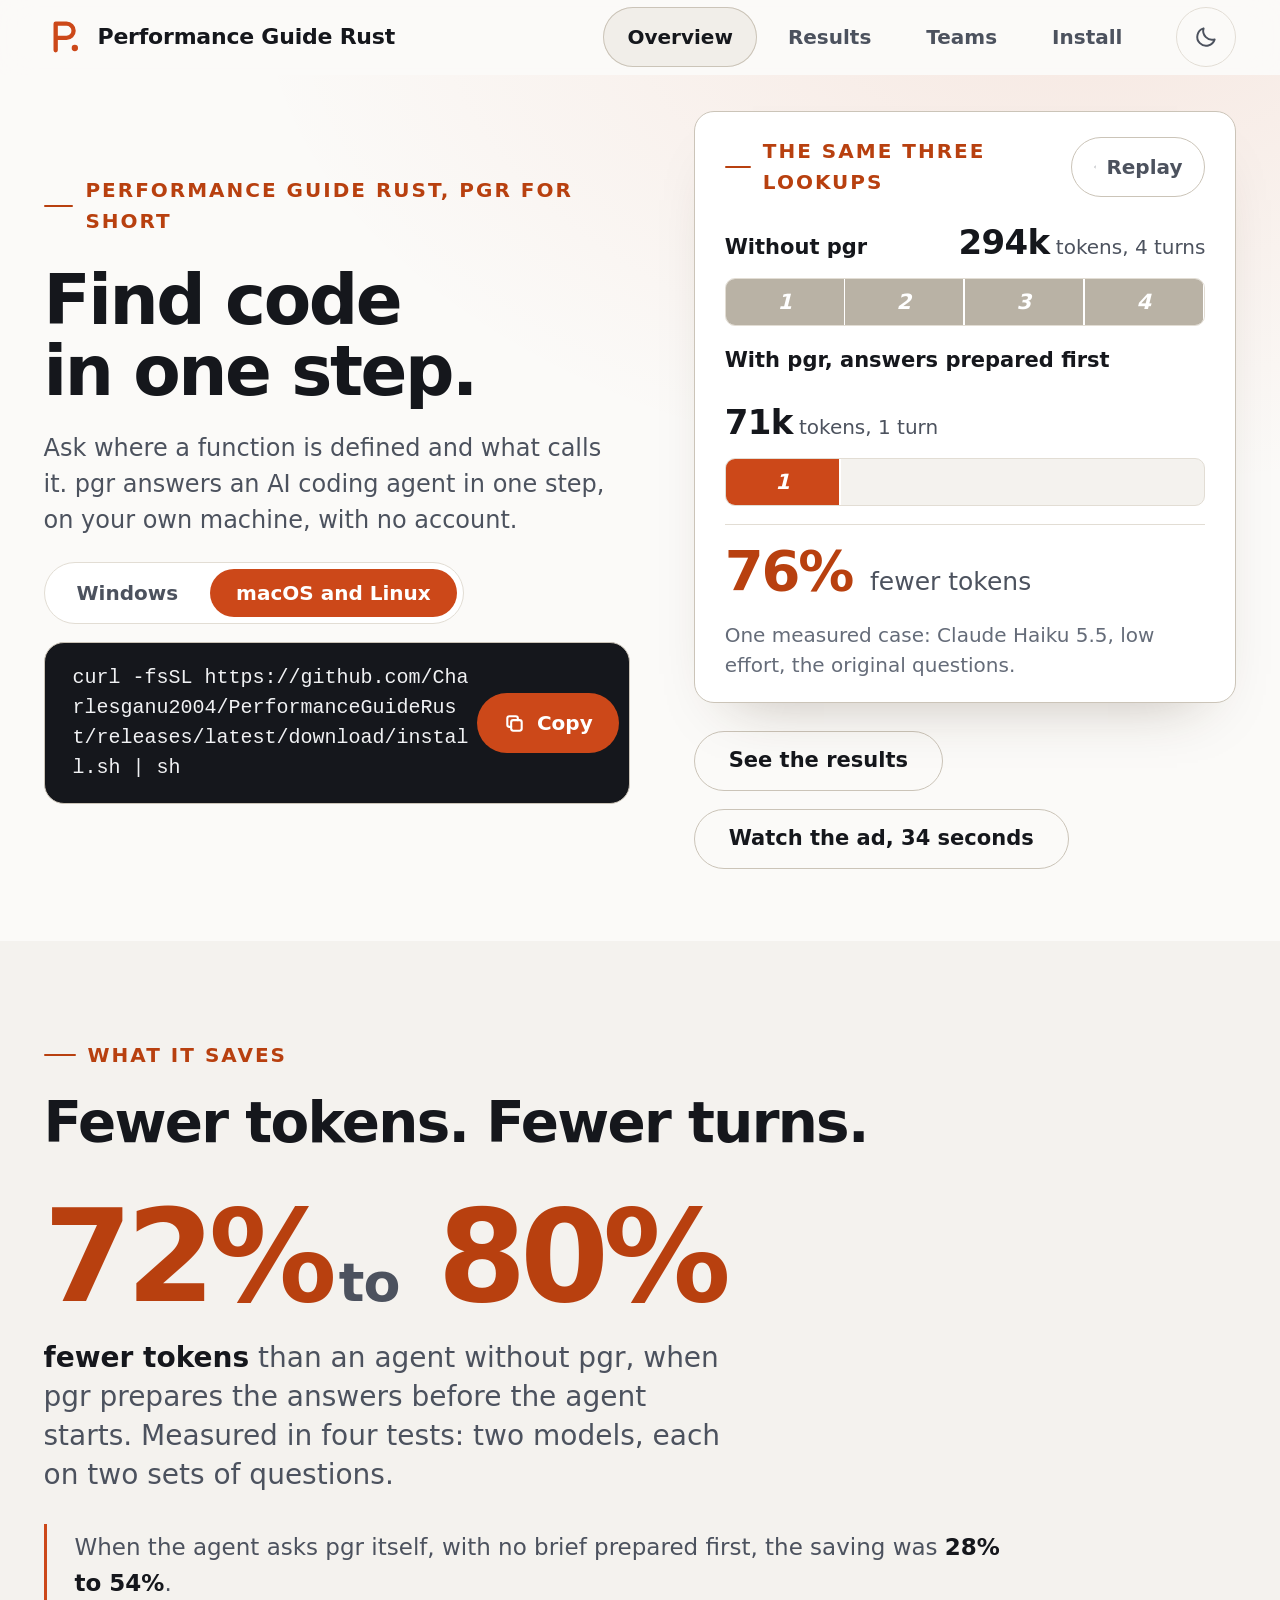
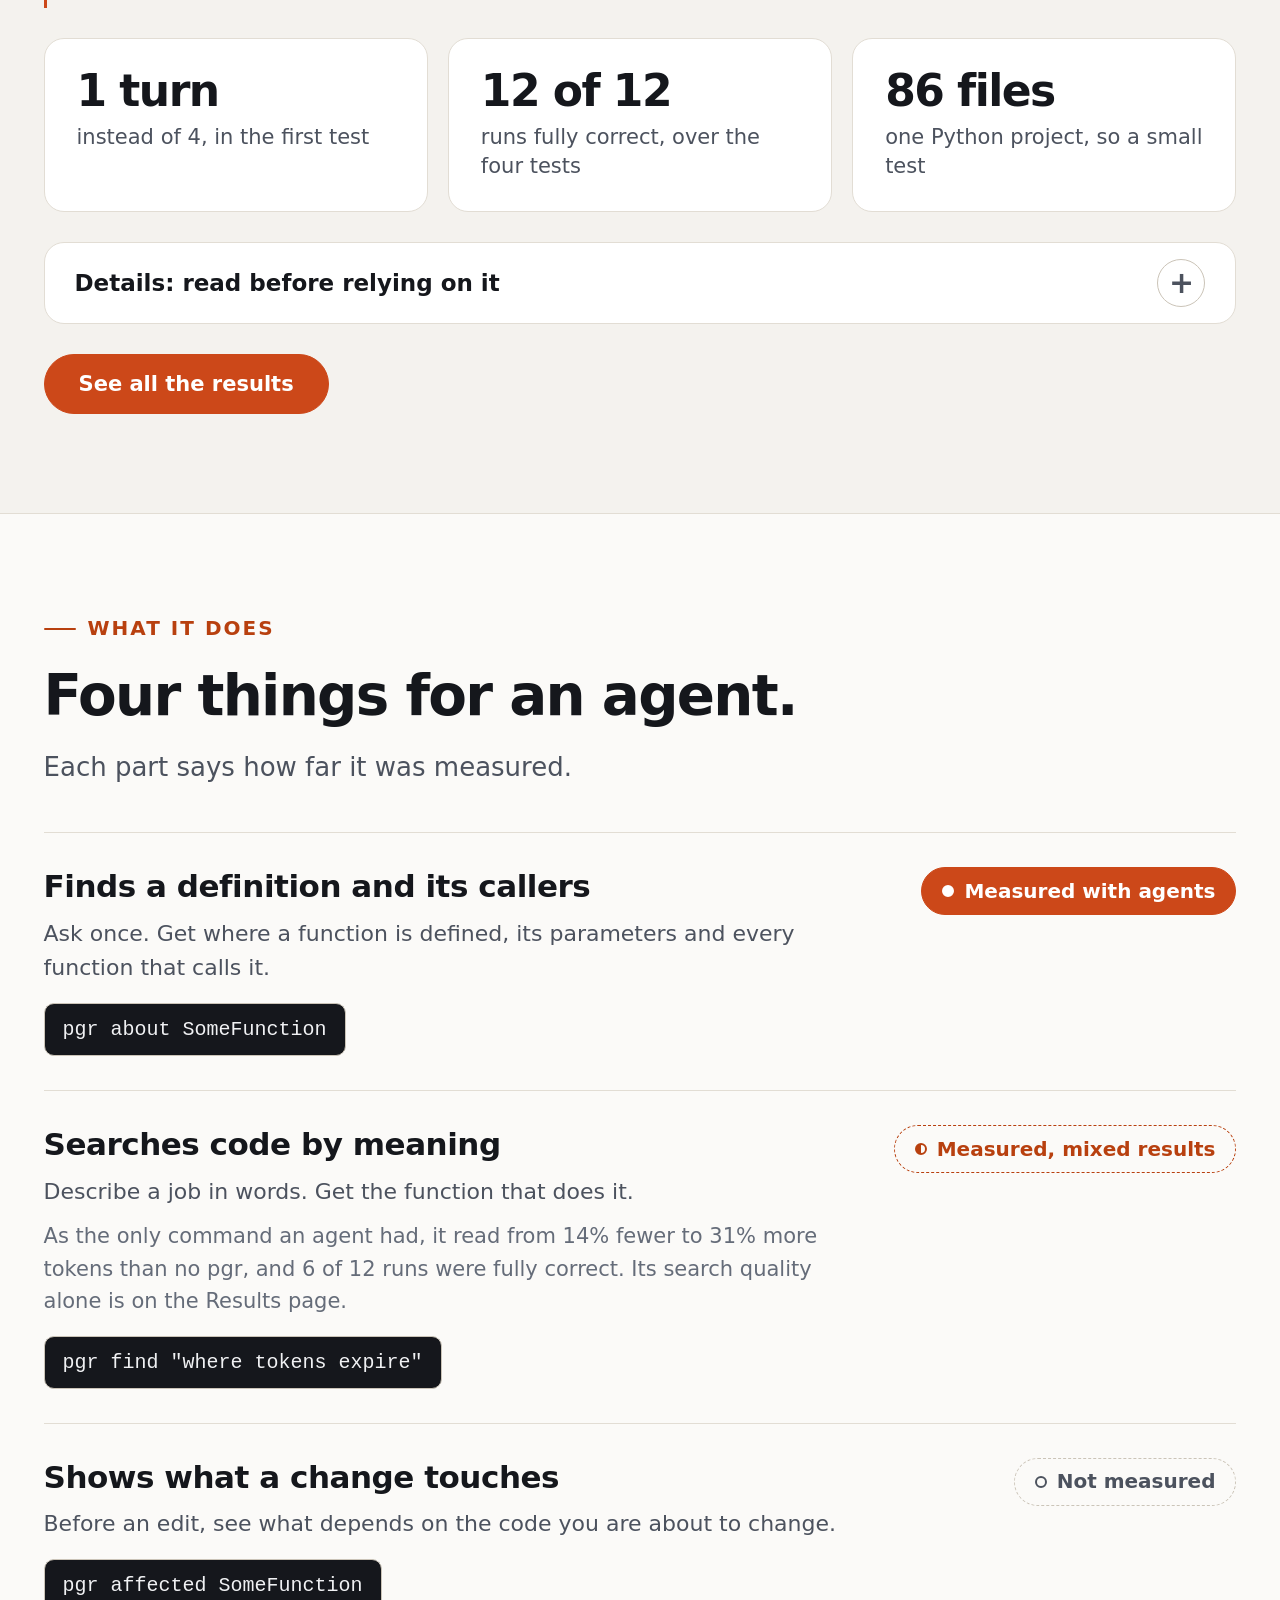
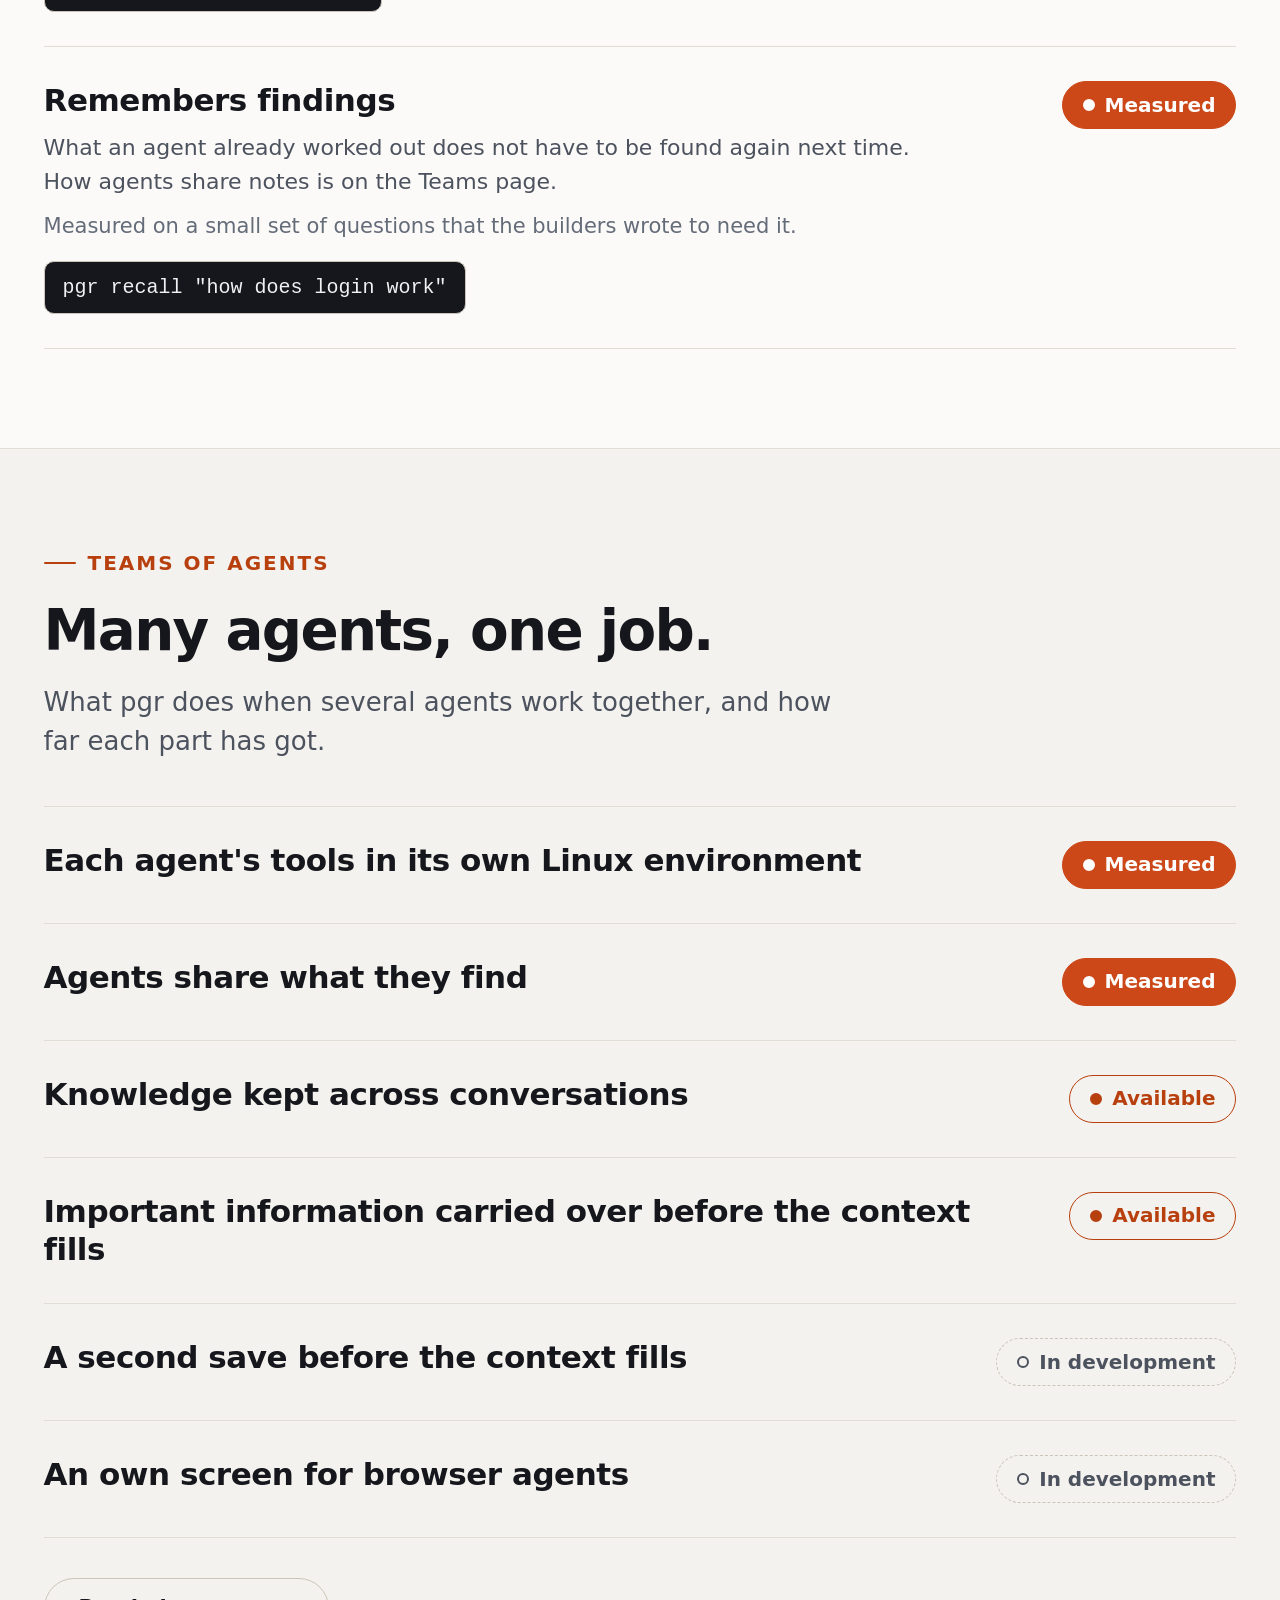
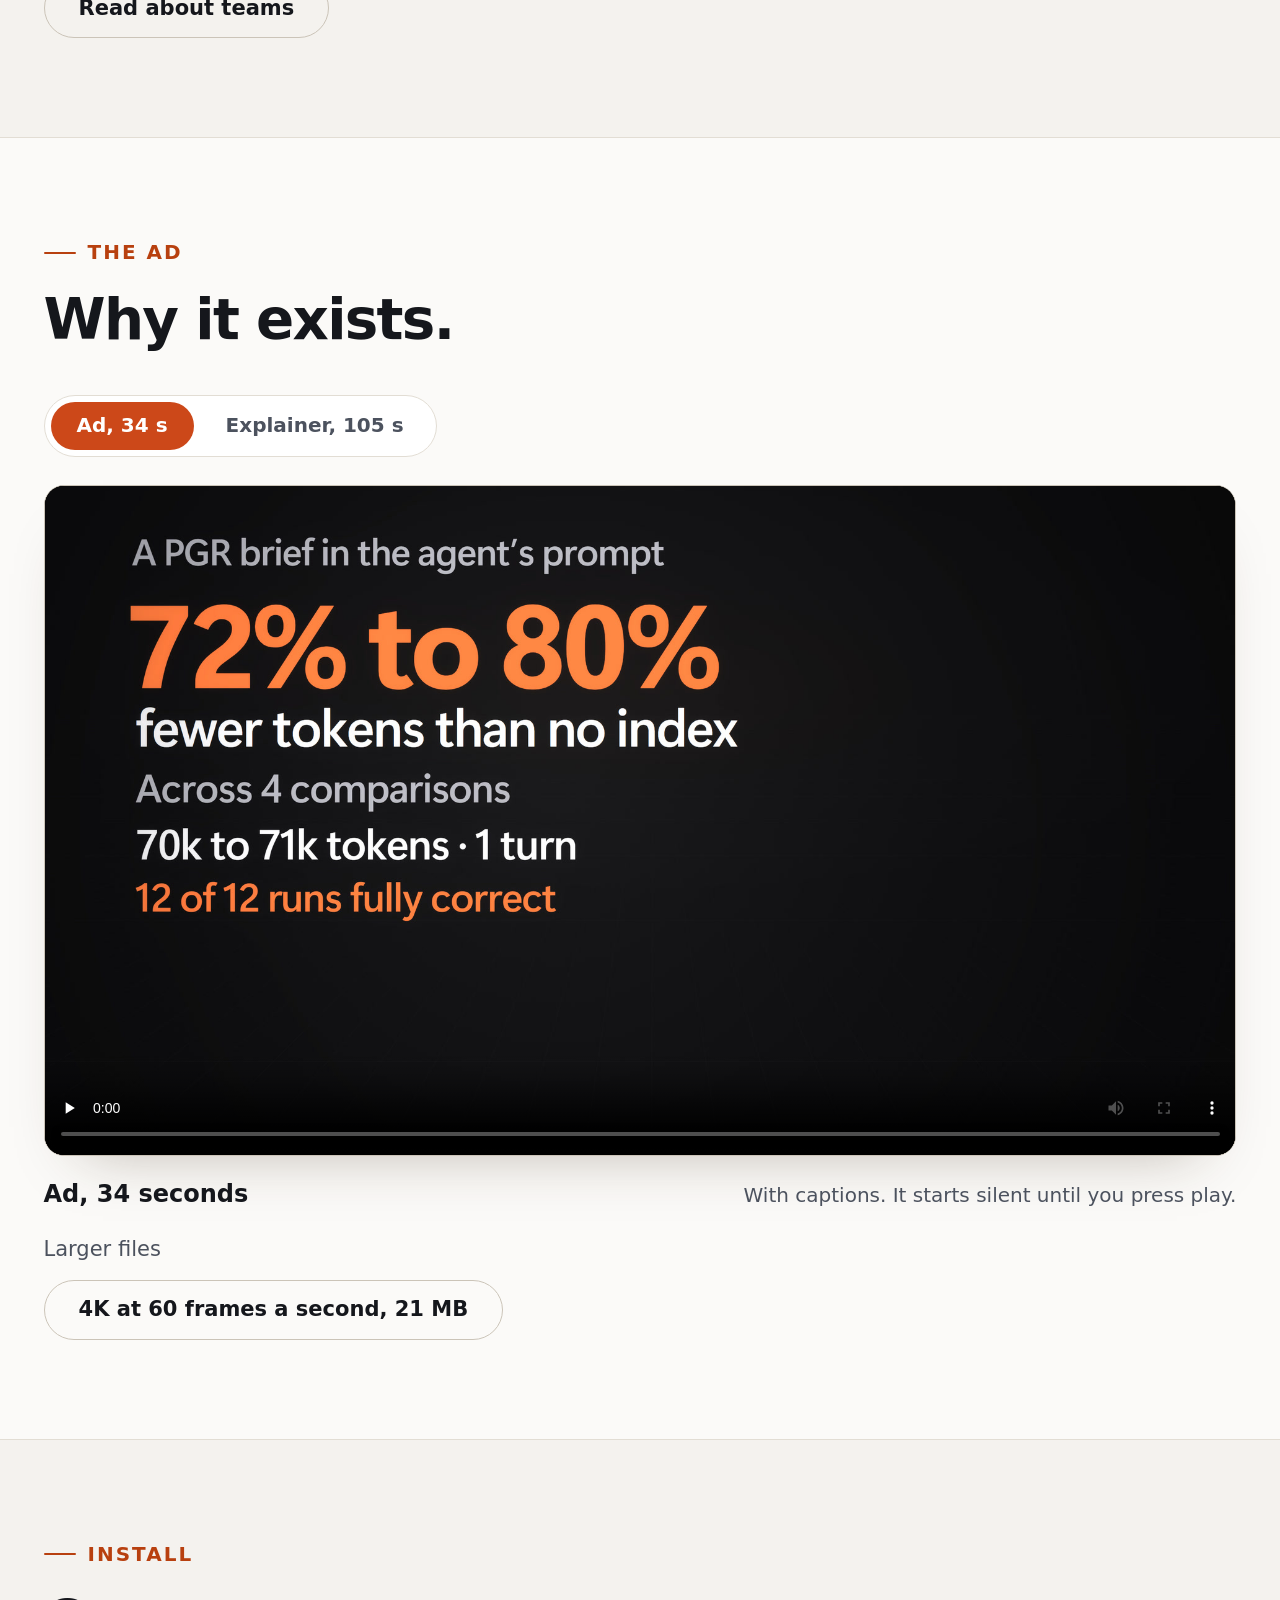
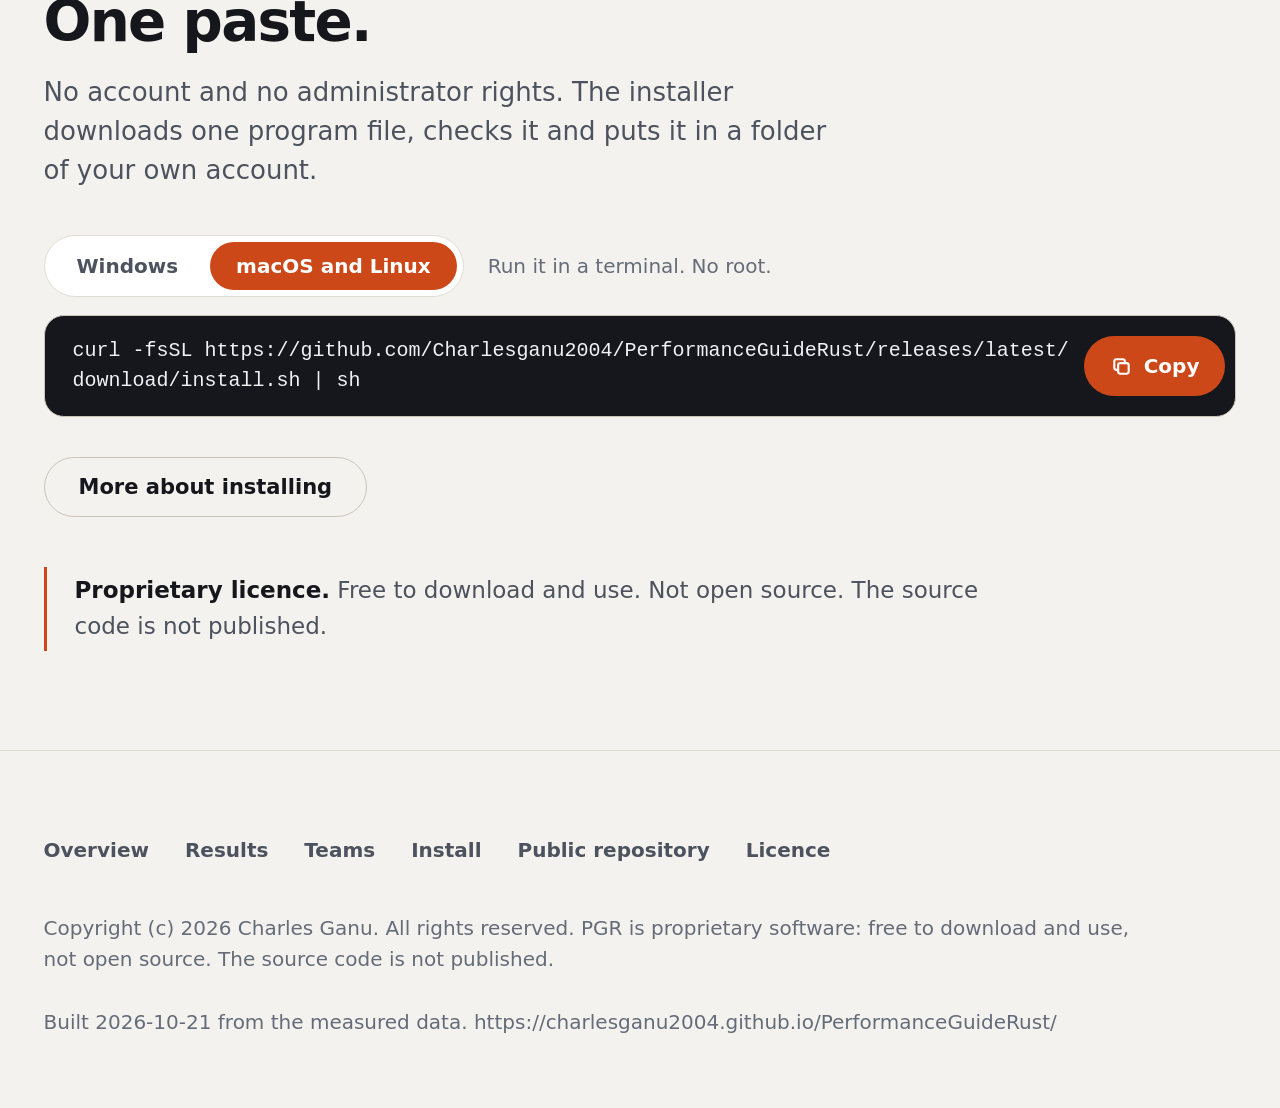
<file: docs/index.html>
<!doctype html>
<html lang="en">
<head>
<meta charset="utf-8">
<meta name="viewport" content="width=device-width, initial-scale=1">
<meta name="color-scheme" content="dark light">
<meta name="theme-color" content="#0c0d10">
<title>Performance Guide Rust (PGR): find code in one step</title>
<meta name="description" content="Performance Guide Rust (PGR) tells an AI coding agent where a function is defined and what calls it, in one step. It runs on your own machine with no account. Measured results and one install command.">
<meta property="og:title" content="Performance Guide Rust (PGR): find code in one step">
<meta property="og:description" content="A command for AI coding agents that finds code in one step. Local, no account, with measured results.">
<meta property="og:type" content="website">
<link rel="icon" href="data:image/svg+xml,%3Csvg xmlns='http://www.w3.org/2000/svg' viewBox='0 0 24 24'%3E%3Cpath d='M7 4v16M7 4h6.5a4.25 4.25 0 0 1 0 8.5H7' fill='none' stroke='%23ff7a3d' stroke-width='3.2' stroke-linecap='round' stroke-linejoin='round'/%3E%3Ccircle cx='18.5' cy='18.6' r='1.9' fill='%23ff7a3d'/%3E%3C/svg%3E">
<script>(function () { var r = document.documentElement; r.className += " js"; try { var t = localStorage.getItem("pgr-theme"); if (t === "light" || t === "dark") r.setAttribute("data-theme", t); } catch (e) { /* no storage: follow the system */ } })();</script>
<link rel="stylesheet" href="assets/site.css?v=031868c5">
</head>
<body class="home">
<a class="skip" href="#main">Skip to content</a>
<!--slot:nav--><header class="nav" id="nav">
    <div class="nav-in">
      <a class="brand" href="index.html" aria-label="Performance Guide Rust (PGR), overview"><svg class="logo" viewBox="0 0 24 24" aria-hidden="true" focusable="false"><path d="M7 4v16M7 4h6.5a4.25 4.25 0 0 1 0 8.5H7"/><circle cx="18.5" cy="18.6" r="1.9"/></svg><span>Performance Guide Rust</span></a>
      <nav class="nav-links" aria-label="Pages">
        <a href="index.html" aria-current="page">Overview</a>
        <a href="results.html">Results</a>
        <a href="teams.html">Teams</a>
        <a href="install.html">Install</a>
      </nav>
      <button type="button" class="icon-btn" data-theme-toggle aria-label="Switch between the dark and the light theme"><svg viewBox="0 0 24 24" aria-hidden="true" focusable="false"><g class="sun"><circle cx="12" cy="12" r="4.2"/><path d="M12 2.8v2.4M12 18.8v2.4M2.8 12h2.4M18.8 12h2.4M5.5 5.5l1.7 1.7M16.8 16.8l1.7 1.7M5.5 18.5l1.7-1.7M16.8 7.2l1.7-1.7"/></g><path class="moon" d="M20 14.2A8.2 8.2 0 0 1 9.8 4a8.2 8.2 0 1 0 10.2 10.2z"/></svg></button>
    </div>
  </header><!--/slot:nav-->
<main id="main">

  <section class="hero" id="top" aria-labelledby="title">
    <div class="wrap hero-grid">
      <div class="hero-copy">
        <p class="eyebrow">Performance Guide Rust, PGR for short</p>
        <h1 id="title" class="display" aria-label="Find code in one step."><span class="w" aria-hidden="true" style="--i:0"><span>Find</span></span> <span class="w" aria-hidden="true" style="--i:1"><span>code</span></span> <span class="w" aria-hidden="true" style="--i:2"><span>in</span></span> <span class="w" aria-hidden="true" style="--i:3"><span>one</span></span> <span class="w" aria-hidden="true" style="--i:4"><span>step.</span></span></h1>
        <p class="lede">Ask where a function is defined and what calls it. pgr answers an AI coding agent in one step, on your own machine, with no account.</p>
        <!--slot:cmdbox--><div class="cmd" data-cmdbox>
          <div class="cmd-top"><div class="seg" role="radiogroup" aria-label="System"><button type="button" role="radio" aria-checked="true" tabindex="0" data-value="windows">Windows</button><button type="button" role="radio" aria-checked="false" tabindex="-1" data-value="unix">macOS and Linux</button></div><p class="cmd-note" data-sys="windows">Run it in PowerShell. No administrator rights.</p><p class="cmd-note" data-sys="unix" hidden>Run it in a terminal. No root.</p></div>
          <div class="cmd-line" data-sys="windows"><code class="cmd-code">irm https://github.com/Charlesganu2004/PerformanceGuideRust/releases/latest/download/install.ps1 | iex</code><button type="button" class="copy" data-copy="irm https://github.com/Charlesganu2004/PerformanceGuideRust/releases/latest/download/install.ps1 | iex" aria-label="Copy the Windows command"><svg viewBox="0 0 24 24" aria-hidden="true" focusable="false"><rect x="8.5" y="8.5" width="11" height="11" rx="2.2"/><path d="M15.5 8.5V6.7A2.2 2.2 0 0 0 13.3 4.5H6.7A2.2 2.2 0 0 0 4.5 6.7v6.6a2.2 2.2 0 0 0 2.2 2.2h1.8"/></svg><span class="todo">Copy</span><span class="done">Copied</span></button></div>
          <div class="cmd-line" data-sys="unix" hidden><code class="cmd-code">curl -fsSL https://github.com/Charlesganu2004/PerformanceGuideRust/releases/latest/download/install.sh | sh</code><button type="button" class="copy" data-copy="curl -fsSL https://github.com/Charlesganu2004/PerformanceGuideRust/releases/latest/download/install.sh | sh" aria-label="Copy the macOS and Linux command"><svg viewBox="0 0 24 24" aria-hidden="true" focusable="false"><rect x="8.5" y="8.5" width="11" height="11" rx="2.2"/><path d="M15.5 8.5V6.7A2.2 2.2 0 0 0 13.3 4.5H6.7A2.2 2.2 0 0 0 4.5 6.7v6.6a2.2 2.2 0 0 0 2.2 2.2h1.8"/></svg><span class="todo">Copy</span><span class="done">Copied</span></button></div>
        </div><!--/slot:cmdbox-->
      </div>
      <div class="hero-side">
        <!--slot:replay--><div class="replay" role="group" aria-label="The same three lookups, with and without pgr">
    <div class="replay-top"><p class="eyebrow">The same three lookups</p><button type="button" class="replay-btn" aria-label="Play the picture again"><svg viewBox="0 0 24 24" aria-hidden="true" focusable="false"><path d="M20 12a8 8 0 1 1-2.6-5.9"/><path d="M20 4.5v4.6h-4.6"/></svg>Replay</button></div>
    <p class="sr-only">Without pgr, an agent read 294k tokens over 4 turns to answer three lookups. With pgr preparing the answers first, it read 71k tokens over 1 turn: 76% fewer tokens.</p>
    <div class="lane lane--ref" aria-hidden="true">
      <div class="lane-head"><span class="lane-name">Without pgr</span><span class="lane-read"><b data-tokens="293653" data-final="294k">294k</b> tokens, <span data-turns data-final="4 turns">4 turns</span></span></div>
      <div class="track"><i class="blk" style="--i:0;--w:25.000%">1</i><i class="blk" style="--i:1;--w:25.000%">2</i><i class="blk" style="--i:2;--w:25.000%">3</i><i class="blk" style="--i:3;--w:25.000%">4</i></div>
    </div>
    <div class="lane lane--best" aria-hidden="true">
      <div class="lane-head"><span class="lane-name">With pgr, answers prepared first</span><span class="lane-read"><b data-tokens="70631" data-final="71k">71k</b> tokens, <span data-turns data-final="1 turn">1 turn</span></span></div>
      <div class="track"><i class="blk" style="--i:0;--w:24.053%">1</i></div>
    </div>
    <p class="delta"><b data-count="76" data-suffix="%">76%</b><span>fewer tokens</span></p>
    <p class="fine">One measured case: Claude Haiku 5.5, low effort, the original questions.</p>
  </div><!--/slot:replay-->
        <div class="btn-row"><a class="btn" href="results.html">See the results</a><!--slot:watch--><a class="btn" href="#ad">Watch the ad, 34 seconds</a><!--/slot:watch--></div>
      </div>
    </div>
  </section>

  <section class="screen screen--alt" id="saves" aria-labelledby="saves-h">
    <div class="wrap">
      <div class="screen-head rv"><p class="eyebrow">What it saves</p><h2 class="title" id="saves-h">Fewer tokens. Fewer turns.</h2></div>
      <!--slot:saves--><div class="stack">
      <div class="rv"><span class="num num--accent" aria-label="72% to 80%"><span data-count="72" data-suffix="%">72%</span><span class="u">to</span> <span data-count="80" data-suffix="%">80%</span></span><p class="stat-label"><b>fewer tokens</b> than an agent without pgr, when pgr prepares the answers before the agent starts. Measured in four tests: two models, each on two sets of questions.</p></div>
      <p class="note rv">When the agent asks pgr itself, with no brief prepared first, the saving was <b>28% to 54%</b>.</p>
      <div class="stats rv"><div><b>1 turn</b><span>instead of 4, in the first test</span></div><div><b>12 of 12</b><span>runs fully correct, over the four tests</span></div><div><b>86 files</b><span>one Python project, so a small test</span></div></div>
      <details class="more rv"><summary>Details: read before relying on it</summary><div class="more-body"><ul class="bullets"><li>The tests ran on one Python project of 86 files, with three lookup questions, on Claude Haiku 5.5, low effort and Claude Sonnet 5.5, medium effort.</li><li>The ready brief means pgr prepared the answers before the agent started. The agent had no command to call. The questions suit it: two of the three in each set name the function.</li><li>The people who built pgr wrote the questions. The second set was written after the first, but the ready brief was written after both had been run, so it is not an untouched test.</li><li>Open-ended work was not tested: finding a bug, changing code, or exploring a repository the agent was not pointed at.</li><li>The agents without pgr were run a day before the team tests, so that comparison crosses a day. On the test machine another tool altered some of their reads, which lowered their correct answers, so pgr is compared with them on tokens and turns, not on correct answers.</li></ul><div class="btn-row"><a class="btn" href="results.html#method">All the limits, on the Results page</a></div></div></details>
      <div class="btn-row rv"><a class="btn btn--primary" href="results.html">See all the results</a></div>
    </div><!--/slot:saves-->
    </div>
  </section>

  <section class="screen" id="does" aria-labelledby="does-h">
    <div class="wrap">
      <div class="screen-head rv"><p class="eyebrow">What it does</p><h2 class="title" id="does-h">Four things for an agent.</h2><p class="lede">Each part says how far it was measured.</p></div>
      <!--slot:does--><div class="rows rv">
        <article class="row"><div><h3>Finds a definition and its callers</h3><p>Ask once. Get where a function is defined, its parameters and every function that calls it.</p><code class="cmdpill">pgr about SomeFunction</code></div><span class="chip chip--measured">Measured with agents</span></article>
        <article class="row"><div><h3>Searches code by meaning</h3><p>Describe a job in words. Get the function that does it.</p><p class="row-note">As the only command an agent had, it read from 14% fewer to 31% more tokens than no pgr, and 6 of 12 runs were fully correct. Its search quality alone is on the Results page.</p><code class="cmdpill">pgr find &quot;where tokens expire&quot;</code></div><span class="chip chip--mixed">Measured, mixed results</span></article>
        <article class="row"><div><h3>Shows what a change touches</h3><p>Before an edit, see what depends on the code you are about to change.</p><code class="cmdpill">pgr affected SomeFunction</code></div><span class="chip chip--dev">Not measured</span></article>
        <article class="row"><div><h3>Remembers findings</h3><p>What an agent already worked out does not have to be found again next time. How agents share notes is on the Teams page.</p><p class="row-note">Measured on a small set of questions that the builders wrote to need it.</p><code class="cmdpill">pgr recall &quot;how does login work&quot;</code></div><span class="chip chip--measured">Measured</span></article>
      </div><!--/slot:does-->
    </div>
  </section>

  <section class="screen screen--alt" id="teams" aria-labelledby="teams-h">
    <div class="wrap">
      <div class="screen-head rv"><p class="eyebrow">Teams of agents</p><h2 class="title" id="teams-h">Many agents, one job.</h2><p class="lede">What pgr does when several agents work together, and how far each part has got.</p></div>
      <!--slot:teams--><div class="rows rv">
        <article class="row"><div><h3>Each agent&#x27;s tools in its own Linux environment</h3></div><span class="chip chip--measured">Measured</span></article>
        <article class="row"><div><h3>Agents share what they find</h3></div><span class="chip chip--measured">Measured</span></article>
        <article class="row"><div><h3>Knowledge kept across conversations</h3></div><span class="chip chip--available">Available</span></article>
        <article class="row"><div><h3>Important information carried over before the context fills</h3></div><span class="chip chip--available">Available</span></article>
        <article class="row"><div><h3>A second save before the context fills</h3></div><span class="chip chip--dev">In development</span></article>
        <article class="row"><div><h3>An own screen for browser agents</h3></div><span class="chip chip--dev">In development</span></article>
      </div><!--/slot:teams-->
      <div class="btn-row rv" style="margin-top:2rem"><a class="btn" href="teams.html">Read about teams</a></div>
    </div>
  </section>

  <section class="screen" id="ad" aria-labelledby="ad-h">
    <div class="wrap">
      <div class="screen-head rv"><p class="eyebrow">The ad</p><h2 class="title" id="ad-h">Why it exists.</h2></div>
      <!--slot:ad--><div class="films rv" data-films>
      <div class="seg" role="radiogroup" aria-label="Film" hidden><button type="button" role="radio" aria-checked="true" tabindex="0" data-value="ad">Ad, 34 s</button><button type="button" role="radio" aria-checked="false" tabindex="-1" data-value="explainer">Explainer, 105 s</button></div>
      <figure class="film" data-kind="ad">
        <div class="film-frame" style="aspect-ratio:1920/1080"><video controls playsinline preload="none" width="1920" height="1080" poster="media/pgr-trailer-poster.jpg" aria-label="Ad, 34 seconds">
          <source src="media/pgr-trailer-1080p60.mp4" type="video/mp4">
          <track kind="captions" src="media/pgr-trailer.en.vtt" srclang="en" label="English" default>
          <p>This browser cannot play the video.</p>
        </video></div>
        <figcaption class="film-cap"><b>Ad, 34 seconds</b><span>With captions. It starts silent until you press play.</span></figcaption>
        <div class="film-links"><p>Larger files</p><div class="btn-row"><a class="btn" href="media/pgr-trailer-2160p60.mp4">4K at 60 frames a second, 21 MB</a></div></div>
      </figure>
      <figure class="film" data-kind="explainer" hidden>
        <div class="film-frame" style="aspect-ratio:1920/1080"><video controls playsinline preload="none" width="1920" height="1080" poster="media/pgr-explainer-poster.jpg" aria-label="Explainer, 105 seconds">
          <source src="media/pgr-explainer-1080p60.mp4" type="video/mp4">
          <track kind="captions" src="media/pgr-explainer.en.vtt" srclang="en" label="English" default>
          <p>This browser cannot play the video.</p>
        </video></div>
        <figcaption class="film-cap"><b>Explainer, 105 seconds</b><span>With captions. It starts silent until you press play.</span></figcaption>
        <div class="film-links"><p>Larger files</p><div class="btn-row"><a class="btn" href="media/pgr-explainer-2160p60.mp4">4K at 60 frames a second, 59 MB</a></div></div>
      </figure>
    </div><!--/slot:ad-->
    </div>
  </section>

  <section class="screen screen--alt" id="install" aria-labelledby="install-h">
    <div class="wrap">
      <div class="screen-head rv"><p class="eyebrow">Install</p><h2 class="title" id="install-h">One paste.</h2><p class="lede">No account and no administrator rights. The installer downloads one program file, checks it and puts it in a folder of your own account.</p></div>
      <div class="rv"><!--slot:cmdbox--><div class="cmd" data-cmdbox>
          <div class="cmd-top"><div class="seg" role="radiogroup" aria-label="System"><button type="button" role="radio" aria-checked="true" tabindex="0" data-value="windows">Windows</button><button type="button" role="radio" aria-checked="false" tabindex="-1" data-value="unix">macOS and Linux</button></div><p class="cmd-note" data-sys="windows">Run it in PowerShell. No administrator rights.</p><p class="cmd-note" data-sys="unix" hidden>Run it in a terminal. No root.</p></div>
          <div class="cmd-line" data-sys="windows"><code class="cmd-code">irm https://github.com/Charlesganu2004/PerformanceGuideRust/releases/latest/download/install.ps1 | iex</code><button type="button" class="copy" data-copy="irm https://github.com/Charlesganu2004/PerformanceGuideRust/releases/latest/download/install.ps1 | iex" aria-label="Copy the Windows command"><svg viewBox="0 0 24 24" aria-hidden="true" focusable="false"><rect x="8.5" y="8.5" width="11" height="11" rx="2.2"/><path d="M15.5 8.5V6.7A2.2 2.2 0 0 0 13.3 4.5H6.7A2.2 2.2 0 0 0 4.5 6.7v6.6a2.2 2.2 0 0 0 2.2 2.2h1.8"/></svg><span class="todo">Copy</span><span class="done">Copied</span></button></div>
          <div class="cmd-line" data-sys="unix" hidden><code class="cmd-code">curl -fsSL https://github.com/Charlesganu2004/PerformanceGuideRust/releases/latest/download/install.sh | sh</code><button type="button" class="copy" data-copy="curl -fsSL https://github.com/Charlesganu2004/PerformanceGuideRust/releases/latest/download/install.sh | sh" aria-label="Copy the macOS and Linux command"><svg viewBox="0 0 24 24" aria-hidden="true" focusable="false"><rect x="8.5" y="8.5" width="11" height="11" rx="2.2"/><path d="M15.5 8.5V6.7A2.2 2.2 0 0 0 13.3 4.5H6.7A2.2 2.2 0 0 0 4.5 6.7v6.6a2.2 2.2 0 0 0 2.2 2.2h1.8"/></svg><span class="todo">Copy</span><span class="done">Copied</span></button></div>
        </div><!--/slot:cmdbox--></div>
      <div class="btn-row rv" style="margin-top:2rem"><a class="btn" href="install.html">More about installing</a></div>
      <p class="note rv" style="margin-top:2.5rem"><b>Proprietary licence.</b> Free to download and use. Not open source. The source code is not published.</p>
    </div>
  </section>

</main>
<!--slot:foot--><footer class="foot">
  <div class="wrap foot-in">
    <nav aria-label="More"><a href="index.html">Overview</a><a href="results.html">Results</a><a href="teams.html">Teams</a><a href="install.html">Install</a><a href="https://github.com/Charlesganu2004/PerformanceGuideRust">Public repository</a><a href="https://github.com/Charlesganu2004/PerformanceGuideRust/blob/main/LICENSE.txt">Licence</a></nav>
    <p>Copyright (c) 2026 Charles Ganu. All rights reserved. PGR is proprietary software: free to download and use, not open source. The source code is not published.</p>
    <p>Built 2026-10-21 from the measured data. https://charlesganu2004.github.io/PerformanceGuideRust/</p>
  </div>
</footer><!--/slot:foot-->
<script src="data/showcase.js?v=a7c671f1" defer></script>
<script src="assets/site.js?v=b75e6222" defer></script>
</body>
</html>
</file>
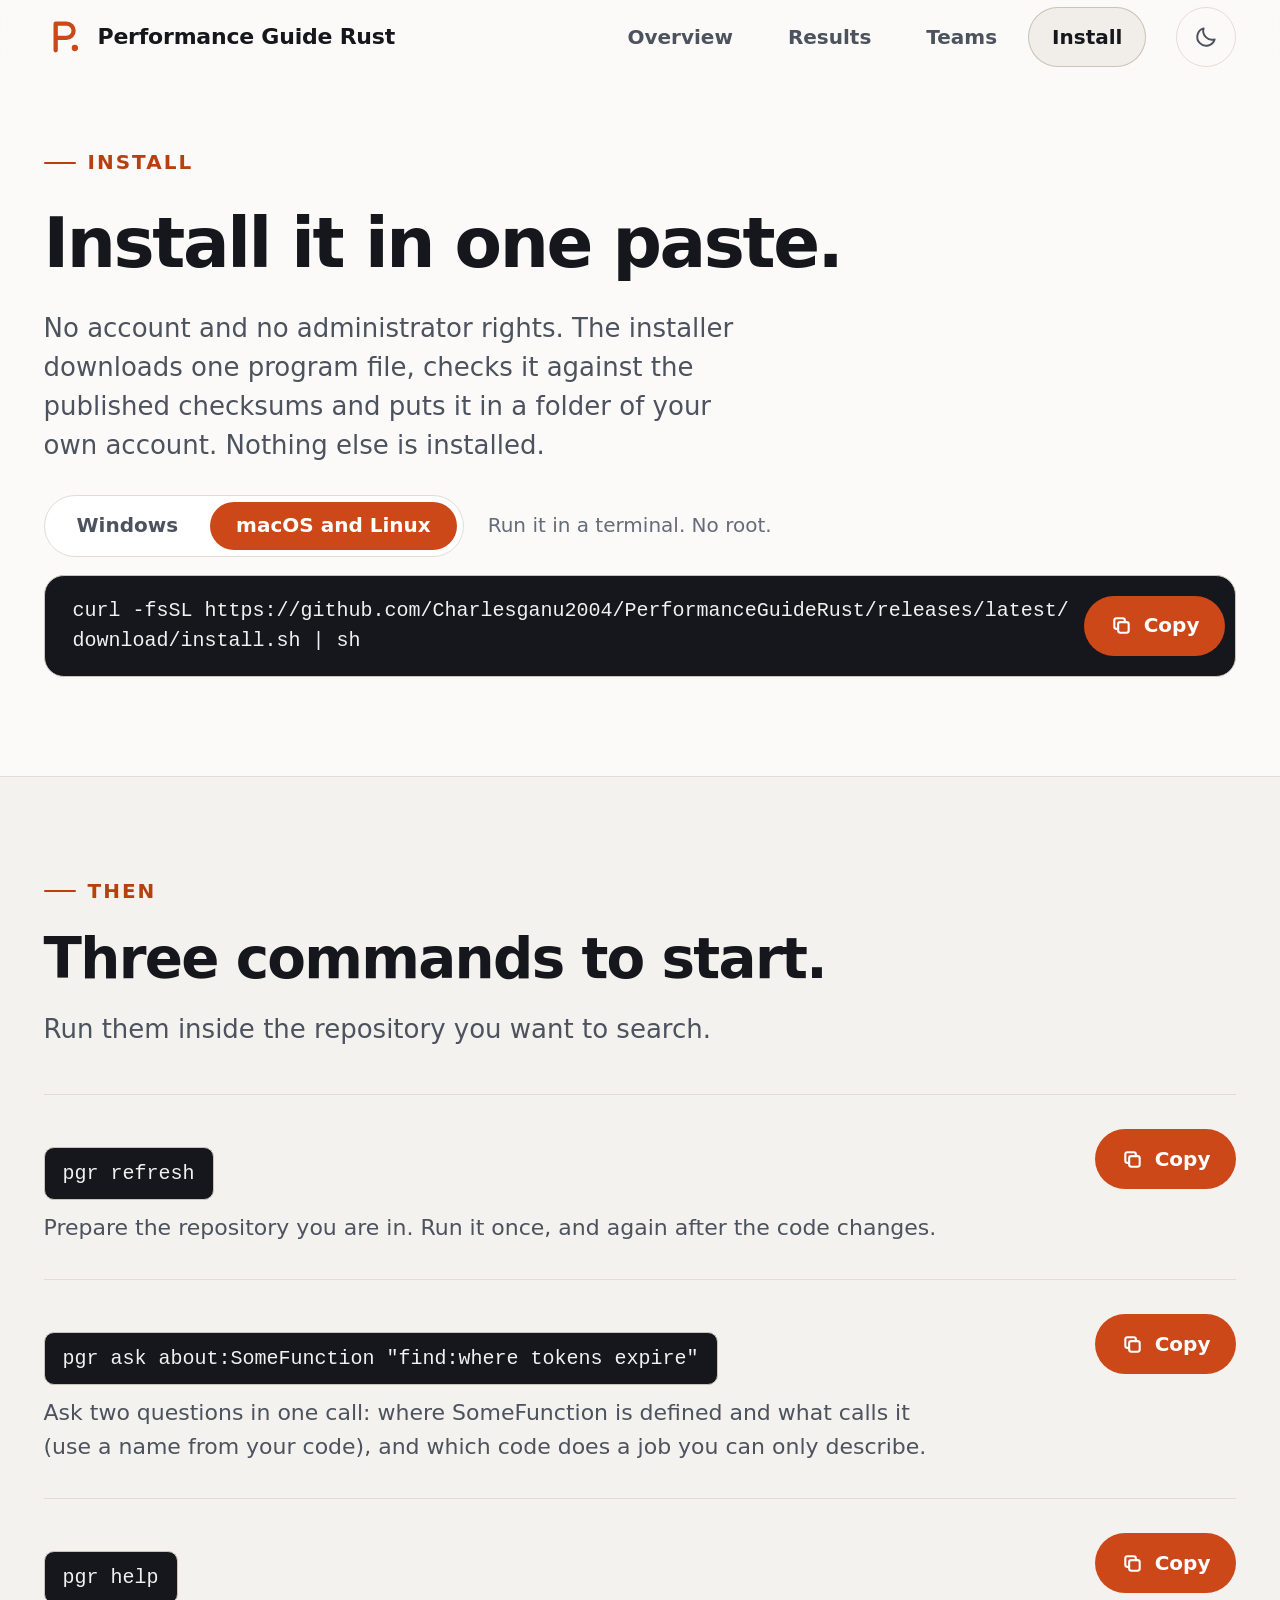
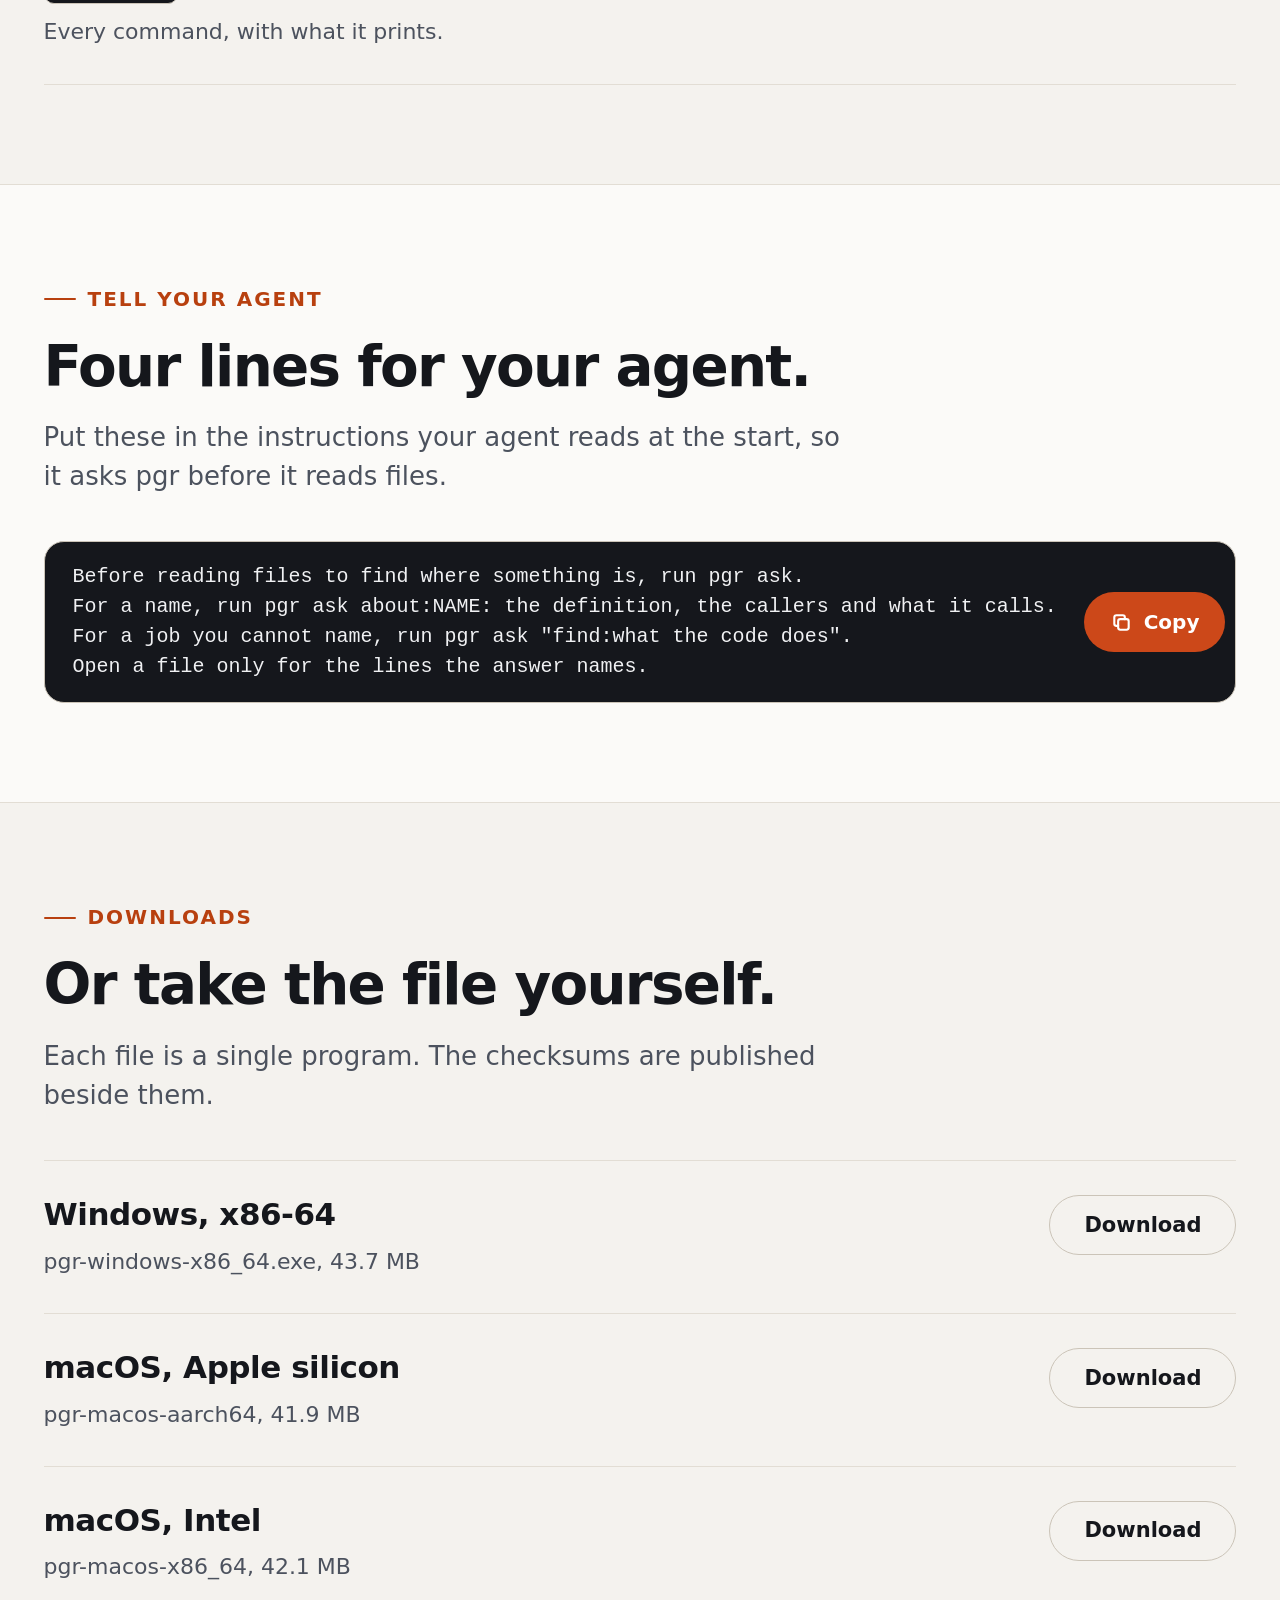
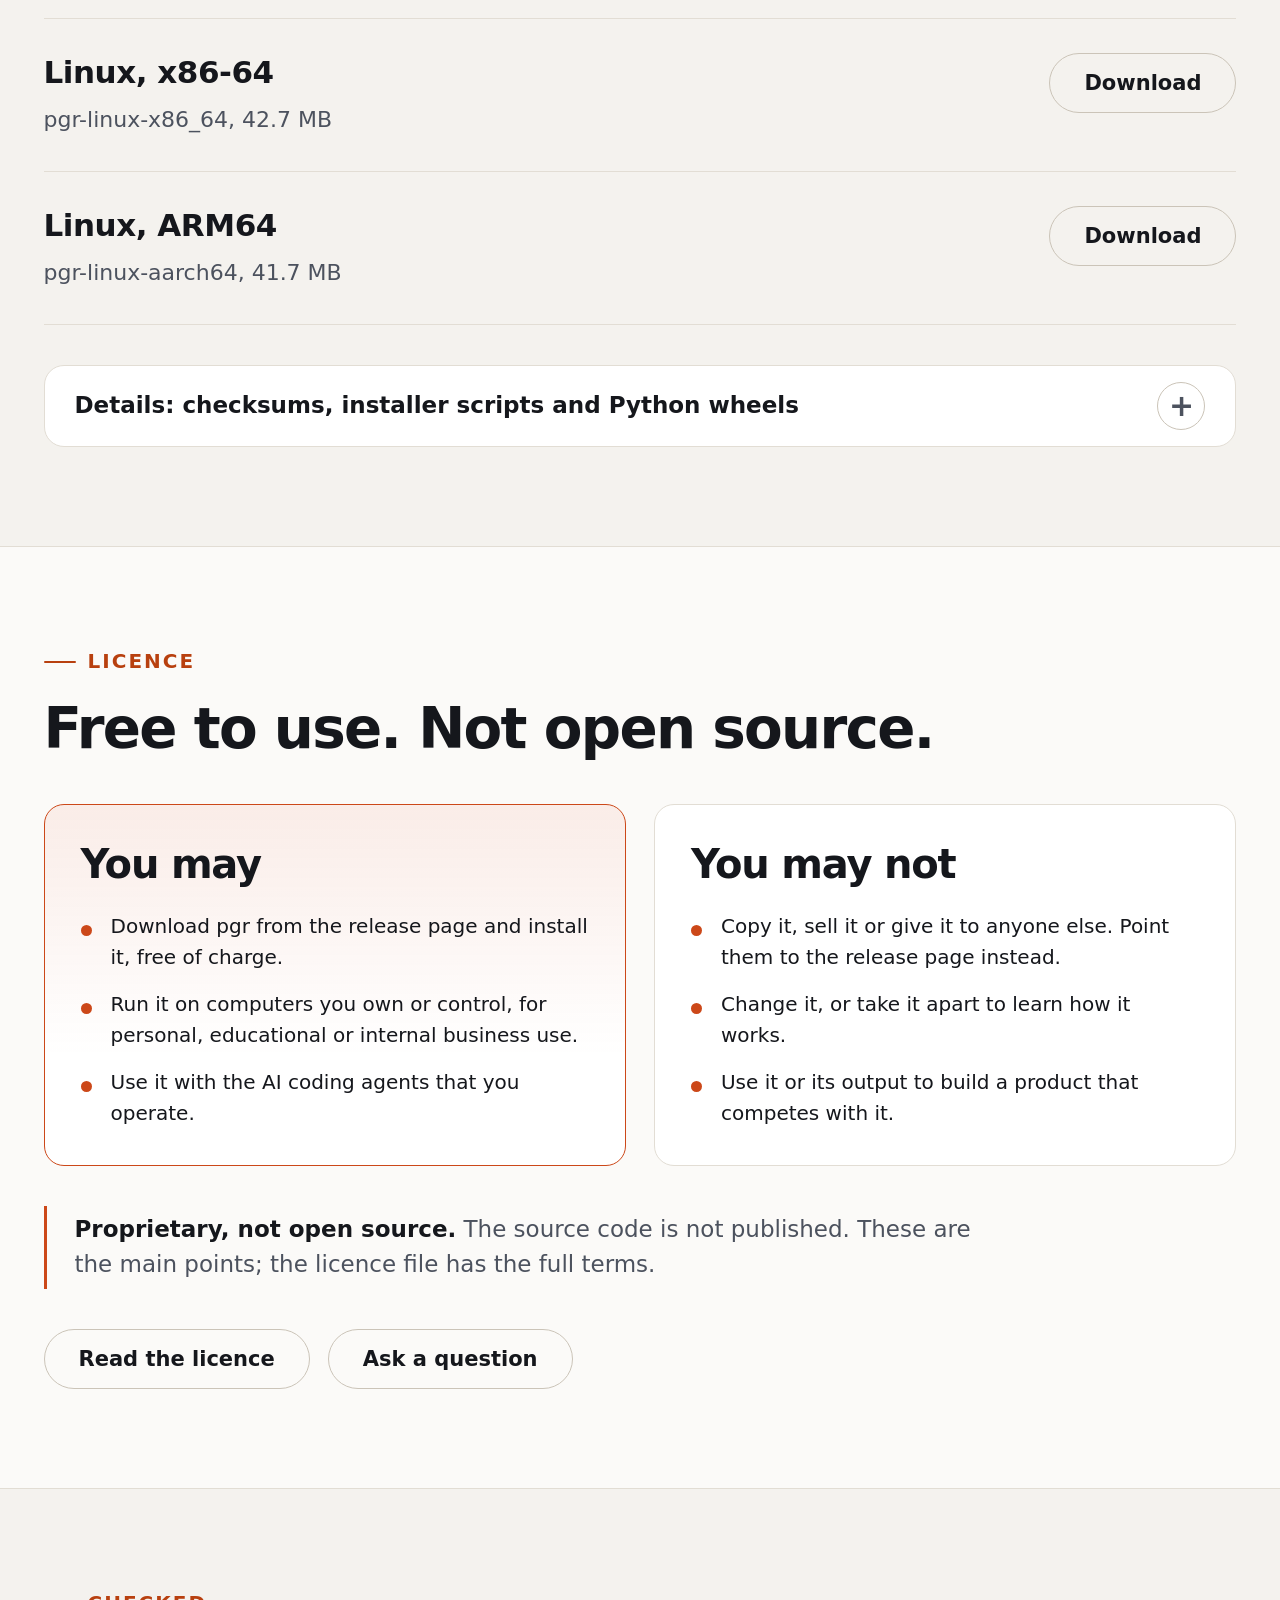
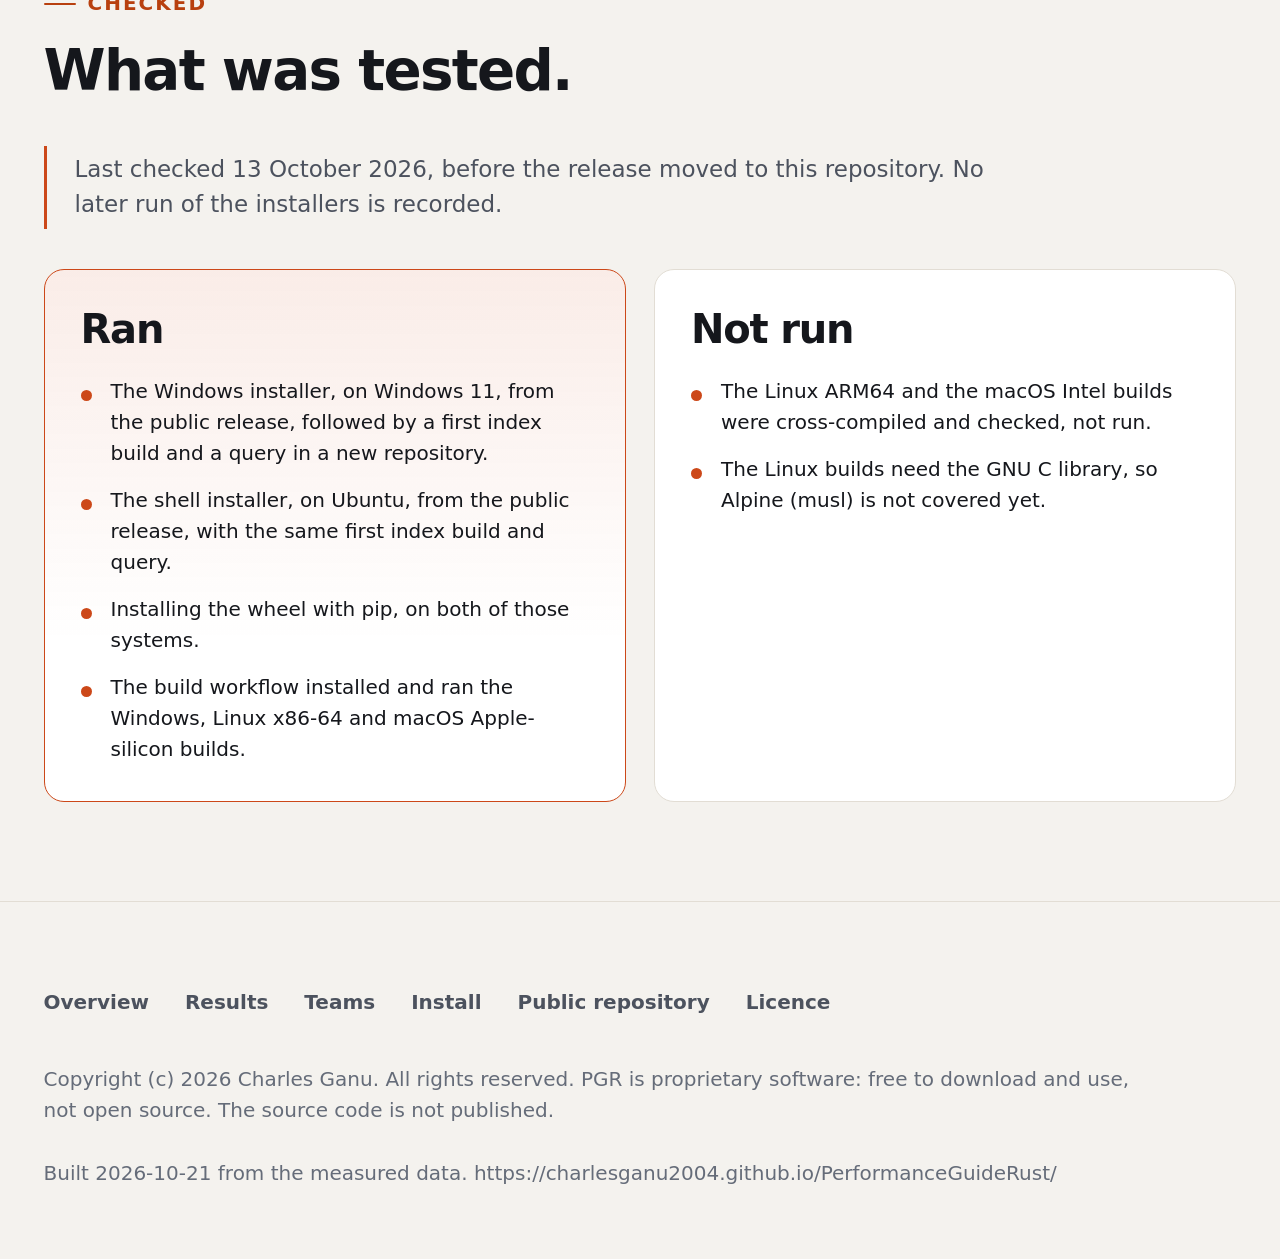
<file: docs/install.html>
<!doctype html>
<html lang="en">
<head>
<meta charset="utf-8">
<meta name="viewport" content="width=device-width, initial-scale=1">
<meta name="color-scheme" content="dark light">
<meta name="theme-color" content="#0c0d10">
<title>Install: Performance Guide Rust (PGR)</title>
<meta name="description" content="Install Performance Guide Rust (PGR) with one paste on Windows, macOS or Linux, run your first commands, and read the licence. No account and no administrator rights.">
<meta property="og:title" content="Install: Performance Guide Rust (PGR)">
<meta property="og:description" content="One paste installs pgr. No account, no administrator rights.">
<meta property="og:type" content="website">
<link rel="icon" href="data:image/svg+xml,%3Csvg xmlns='http://www.w3.org/2000/svg' viewBox='0 0 24 24'%3E%3Cpath d='M7 4v16M7 4h6.5a4.25 4.25 0 0 1 0 8.5H7' fill='none' stroke='%23ff7a3d' stroke-width='3.2' stroke-linecap='round' stroke-linejoin='round'/%3E%3Ccircle cx='18.5' cy='18.6' r='1.9' fill='%23ff7a3d'/%3E%3C/svg%3E">
<script>(function () { var r = document.documentElement; r.className += " js"; try { var t = localStorage.getItem("pgr-theme"); if (t === "light" || t === "dark") r.setAttribute("data-theme", t); } catch (e) { /* no storage: follow the system */ } })();</script>
<link rel="stylesheet" href="assets/site.css?v=031868c5">
</head>
<body class="install">
<a class="skip" href="#main">Skip to content</a>
<!--slot:nav--><header class="nav" id="nav">
    <div class="nav-in">
      <a class="brand" href="index.html" aria-label="Performance Guide Rust (PGR), overview"><svg class="logo" viewBox="0 0 24 24" aria-hidden="true" focusable="false"><path d="M7 4v16M7 4h6.5a4.25 4.25 0 0 1 0 8.5H7"/><circle cx="18.5" cy="18.6" r="1.9"/></svg><span>Performance Guide Rust</span></a>
      <nav class="nav-links" aria-label="Pages">
        <a href="index.html">Overview</a>
        <a href="results.html">Results</a>
        <a href="teams.html">Teams</a>
        <a href="install.html" aria-current="page">Install</a>
      </nav>
      <button type="button" class="icon-btn" data-theme-toggle aria-label="Switch between the dark and the light theme"><svg viewBox="0 0 24 24" aria-hidden="true" focusable="false"><g class="sun"><circle cx="12" cy="12" r="4.2"/><path d="M12 2.8v2.4M12 18.8v2.4M2.8 12h2.4M18.8 12h2.4M5.5 5.5l1.7 1.7M16.8 16.8l1.7 1.7M5.5 18.5l1.7-1.7M16.8 7.2l1.7-1.7"/></g><path class="moon" d="M20 14.2A8.2 8.2 0 0 1 9.8 4a8.2 8.2 0 1 0 10.2 10.2z"/></svg></button>
    </div>
  </header><!--/slot:nav-->
<main id="main">

  <section class="screen" id="top" aria-labelledby="title" style="padding-top:clamp(3rem,8vh,6rem)">
    <div class="wrap stack">
      <p class="eyebrow">Install</p>
      <h1 id="title" class="display" aria-label="Install it in one paste."><span class="w" aria-hidden="true" style="--i:0"><span>Install</span></span> <span class="w" aria-hidden="true" style="--i:1"><span>it</span></span> <span class="w" aria-hidden="true" style="--i:2"><span>in</span></span> <span class="w" aria-hidden="true" style="--i:3"><span>one</span></span> <span class="w" aria-hidden="true" style="--i:4"><span>paste.</span></span></h1>
      <p class="lede">No account and no administrator rights. The installer downloads one program file, checks it against the published checksums and puts it in a folder of your own account. Nothing else is installed.</p>
      <!--slot:cmdbox--><div class="cmd" data-cmdbox>
          <div class="cmd-top"><div class="seg" role="radiogroup" aria-label="System"><button type="button" role="radio" aria-checked="true" tabindex="0" data-value="windows">Windows</button><button type="button" role="radio" aria-checked="false" tabindex="-1" data-value="unix">macOS and Linux</button></div><p class="cmd-note" data-sys="windows">Run it in PowerShell. No administrator rights.</p><p class="cmd-note" data-sys="unix" hidden>Run it in a terminal. No root.</p></div>
          <div class="cmd-line" data-sys="windows"><code class="cmd-code">irm https://github.com/Charlesganu2004/PerformanceGuideRust/releases/latest/download/install.ps1 | iex</code><button type="button" class="copy" data-copy="irm https://github.com/Charlesganu2004/PerformanceGuideRust/releases/latest/download/install.ps1 | iex" aria-label="Copy the Windows command"><svg viewBox="0 0 24 24" aria-hidden="true" focusable="false"><rect x="8.5" y="8.5" width="11" height="11" rx="2.2"/><path d="M15.5 8.5V6.7A2.2 2.2 0 0 0 13.3 4.5H6.7A2.2 2.2 0 0 0 4.5 6.7v6.6a2.2 2.2 0 0 0 2.2 2.2h1.8"/></svg><span class="todo">Copy</span><span class="done">Copied</span></button></div>
          <div class="cmd-line" data-sys="unix" hidden><code class="cmd-code">curl -fsSL https://github.com/Charlesganu2004/PerformanceGuideRust/releases/latest/download/install.sh | sh</code><button type="button" class="copy" data-copy="curl -fsSL https://github.com/Charlesganu2004/PerformanceGuideRust/releases/latest/download/install.sh | sh" aria-label="Copy the macOS and Linux command"><svg viewBox="0 0 24 24" aria-hidden="true" focusable="false"><rect x="8.5" y="8.5" width="11" height="11" rx="2.2"/><path d="M15.5 8.5V6.7A2.2 2.2 0 0 0 13.3 4.5H6.7A2.2 2.2 0 0 0 4.5 6.7v6.6a2.2 2.2 0 0 0 2.2 2.2h1.8"/></svg><span class="todo">Copy</span><span class="done">Copied</span></button></div>
        </div><!--/slot:cmdbox-->
    </div>
  </section>

  <section class="screen screen--alt" id="first" aria-labelledby="first-h">
    <div class="wrap">
      <div class="screen-head rv"><p class="eyebrow">Then</p><h2 class="title" id="first-h">Three commands to start.</h2><p class="lede">Run them inside the repository you want to search.</p></div>
      <!--slot:first--><div class="rows rv">
      <article class="row"><div><code class="cmdpill">pgr refresh</code><p>Prepare the repository you are in. Run it once, and again after the code changes.</p></div><button type="button" class="copy" data-copy="pgr refresh" aria-label="Copy pgr refresh"><svg viewBox="0 0 24 24" aria-hidden="true" focusable="false"><rect x="8.5" y="8.5" width="11" height="11" rx="2.2"/><path d="M15.5 8.5V6.7A2.2 2.2 0 0 0 13.3 4.5H6.7A2.2 2.2 0 0 0 4.5 6.7v6.6a2.2 2.2 0 0 0 2.2 2.2h1.8"/></svg><span class="todo">Copy</span><span class="done">Copied</span></button></article>
      <article class="row"><div><code class="cmdpill">pgr ask about:SomeFunction &quot;find:where tokens expire&quot;</code><p>Ask two questions in one call: where SomeFunction is defined and what calls it (use a name from your code), and which code does a job you can only describe.</p></div><button type="button" class="copy" data-copy="pgr ask about:SomeFunction &quot;find:where tokens expire&quot;" aria-label="Copy pgr ask about:SomeFunction &quot;find:where tokens expire&quot;"><svg viewBox="0 0 24 24" aria-hidden="true" focusable="false"><rect x="8.5" y="8.5" width="11" height="11" rx="2.2"/><path d="M15.5 8.5V6.7A2.2 2.2 0 0 0 13.3 4.5H6.7A2.2 2.2 0 0 0 4.5 6.7v6.6a2.2 2.2 0 0 0 2.2 2.2h1.8"/></svg><span class="todo">Copy</span><span class="done">Copied</span></button></article>
      <article class="row"><div><code class="cmdpill">pgr help</code><p>Every command, with what it prints.</p></div><button type="button" class="copy" data-copy="pgr help" aria-label="Copy pgr help"><svg viewBox="0 0 24 24" aria-hidden="true" focusable="false"><rect x="8.5" y="8.5" width="11" height="11" rx="2.2"/><path d="M15.5 8.5V6.7A2.2 2.2 0 0 0 13.3 4.5H6.7A2.2 2.2 0 0 0 4.5 6.7v6.6a2.2 2.2 0 0 0 2.2 2.2h1.8"/></svg><span class="todo">Copy</span><span class="done">Copied</span></button></article>
    </div><!--/slot:first-->
    </div>
  </section>

  <section class="screen" id="agent" aria-labelledby="agent-h">
    <div class="wrap">
      <div class="screen-head rv"><p class="eyebrow">Tell your agent</p><h2 class="title" id="agent-h">Four lines for your agent.</h2><p class="lede">Put these in the instructions your agent reads at the start, so it asks pgr before it reads files.</p></div>
      <!--slot:agent--><div class="cmd rv"><div class="cmd-line"><code class="cmd-code cmd-multi">Before reading files to find where something is, run pgr ask.
For a name, run pgr ask about:NAME: the definition, the callers and what it calls.
For a job you cannot name, run pgr ask &quot;find:what the code does&quot;.
Open a file only for the lines the answer names.</code><button type="button" class="copy" data-copy="Before reading files to find where something is, run pgr ask.
For a name, run pgr ask about:NAME: the definition, the callers and what it calls.
For a job you cannot name, run pgr ask &quot;find:what the code does&quot;.
Open a file only for the lines the answer names." aria-label="Copy the four lines"><svg viewBox="0 0 24 24" aria-hidden="true" focusable="false"><rect x="8.5" y="8.5" width="11" height="11" rx="2.2"/><path d="M15.5 8.5V6.7A2.2 2.2 0 0 0 13.3 4.5H6.7A2.2 2.2 0 0 0 4.5 6.7v6.6a2.2 2.2 0 0 0 2.2 2.2h1.8"/></svg><span class="todo">Copy</span><span class="done">Copied</span></button></div></div><!--/slot:agent-->
    </div>
  </section>

  <section class="screen screen--alt" id="downloads" aria-labelledby="downloads-h">
    <div class="wrap">
      <div class="screen-head rv"><p class="eyebrow">Downloads</p><h2 class="title" id="downloads-h">Or take the file yourself.</h2><p class="lede">Each file is a single program. The checksums are published beside them.</p></div>
      <!--slot:downloads--><div class="rows rv">
      <article class="row"><div><h3>Windows, x86-64</h3><p>pgr-windows-x86_64.exe, 43.7 MB</p></div><a class="btn" href="https://github.com/Charlesganu2004/PerformanceGuideRust/releases/latest/download/pgr-windows-x86_64.exe">Download</a></article>
      <article class="row"><div><h3>macOS, Apple silicon</h3><p>pgr-macos-aarch64, 41.9 MB</p></div><a class="btn" href="https://github.com/Charlesganu2004/PerformanceGuideRust/releases/latest/download/pgr-macos-aarch64">Download</a></article>
      <article class="row"><div><h3>macOS, Intel</h3><p>pgr-macos-x86_64, 42.1 MB</p></div><a class="btn" href="https://github.com/Charlesganu2004/PerformanceGuideRust/releases/latest/download/pgr-macos-x86_64">Download</a></article>
      <article class="row"><div><h3>Linux, x86-64</h3><p>pgr-linux-x86_64, 42.7 MB</p></div><a class="btn" href="https://github.com/Charlesganu2004/PerformanceGuideRust/releases/latest/download/pgr-linux-x86_64">Download</a></article>
      <article class="row"><div><h3>Linux, ARM64</h3><p>pgr-linux-aarch64, 41.7 MB</p></div><a class="btn" href="https://github.com/Charlesganu2004/PerformanceGuideRust/releases/latest/download/pgr-linux-aarch64">Download</a></article>
    </div>
    <details class="more after rv"><summary>Details: checksums, installer scripts and Python wheels</summary><div class="more-body"><p>The installer scripts and the checksums of every program file:</p><div class="btn-row"><a class="btn" href="https://github.com/Charlesganu2004/PerformanceGuideRust/releases/latest/download/install.ps1">install.ps1</a><a class="btn" href="https://github.com/Charlesganu2004/PerformanceGuideRust/releases/latest/download/install.sh">install.sh</a><a class="btn" href="https://github.com/Charlesganu2004/PerformanceGuideRust/releases/latest/download/SHA256SUMS.txt">SHA256SUMS.txt</a><a class="btn" href="https://github.com/Charlesganu2004/PerformanceGuideRust/releases/latest/download/pgr-agent-box-kit.zip">pgr-agent-box-kit.zip</a><a class="btn" href="https://github.com/Charlesganu2004/PerformanceGuideRust/releases/latest/download/pgr-hooks-kit.zip">pgr-hooks-kit.zip</a></div><p>The release also holds 5 Python wheel files, the package performance-guide-rust. If you installed the earlier package peterganurusty with pip, uninstall that package before you add this one: both install the pgr command, and uninstalling the old package after the new one deletes the command.</p><div class="btn-row"><a class="btn" href="https://github.com/Charlesganu2004/PerformanceGuideRust/releases/latest">The release page</a></div><p>Version 0.3.1.</p></div></details><!--/slot:downloads-->
    </div>
  </section>

  <section class="screen" id="licence" aria-labelledby="licence-h">
    <div class="wrap">
      <div class="screen-head rv"><p class="eyebrow">Licence</p><h2 class="title" id="licence-h">Free to use. Not open source.</h2></div>
      <!--slot:licence--><div class="pair rv"><div class="best"><h3 class="title">You may</h3><ul class="bullets"><li>Download pgr from the release page and install it, free of charge.</li><li>Run it on computers you own or control, for personal, educational or internal business use.</li><li>Use it with the AI coding agents that you operate.</li></ul></div><div><h3 class="title">You may not</h3><ul class="bullets"><li>Copy it, sell it or give it to anyone else. Point them to the release page instead.</li><li>Change it, or take it apart to learn how it works.</li><li>Use it or its output to build a product that competes with it.</li></ul></div></div>
      <p class="note after rv"><b>Proprietary, not open source.</b> The source code is not published. These are the main points; the licence file has the full terms.</p>
      <div class="btn-row after rv"><a class="btn" href="https://github.com/Charlesganu2004/PerformanceGuideRust/blob/main/LICENSE.txt">Read the licence</a><a class="btn" href="https://github.com/Charlesganu2004/PerformanceGuideRust/issues">Ask a question</a></div><!--/slot:licence-->
    </div>
  </section>

  <section class="screen screen--alt" id="tested" aria-labelledby="tested-h">
    <div class="wrap">
      <div class="screen-head rv"><p class="eyebrow">Checked</p><h2 class="title" id="tested-h">What was tested.</h2></div>
      <!--slot:tested--><p class="note rv">Last checked 13 October 2026, before the release moved to this repository. No later run of the installers is recorded.</p>
      <div class="pair after rv"><div class="best"><h3 class="title">Ran</h3><ul class="bullets"><li>The Windows installer, on Windows 11, from the public release, followed by a first index build and a query in a new repository.</li><li>The shell installer, on Ubuntu, from the public release, with the same first index build and query.</li><li>Installing the wheel with pip, on both of those systems.</li><li>The build workflow installed and ran the Windows, Linux x86-64 and macOS Apple-silicon builds.</li></ul></div><div><h3 class="title">Not run</h3><ul class="bullets"><li>The Linux ARM64 and the macOS Intel builds were cross-compiled and checked, not run.</li><li>The Linux builds need the GNU C library, so Alpine (musl) is not covered yet.</li></ul></div></div><!--/slot:tested-->
    </div>
  </section>

</main>
<!--slot:foot--><footer class="foot">
  <div class="wrap foot-in">
    <nav aria-label="More"><a href="index.html">Overview</a><a href="results.html">Results</a><a href="teams.html">Teams</a><a href="install.html">Install</a><a href="https://github.com/Charlesganu2004/PerformanceGuideRust">Public repository</a><a href="https://github.com/Charlesganu2004/PerformanceGuideRust/blob/main/LICENSE.txt">Licence</a></nav>
    <p>Copyright (c) 2026 Charles Ganu. All rights reserved. PGR is proprietary software: free to download and use, not open source. The source code is not published.</p>
    <p>Built 2026-10-21 from the measured data. https://charlesganu2004.github.io/PerformanceGuideRust/</p>
  </div>
</footer><!--/slot:foot-->
<script src="data/showcase.js?v=a7c671f1" defer></script>
<script src="assets/site.js?v=b75e6222" defer></script>
</body>
</html>
</file>
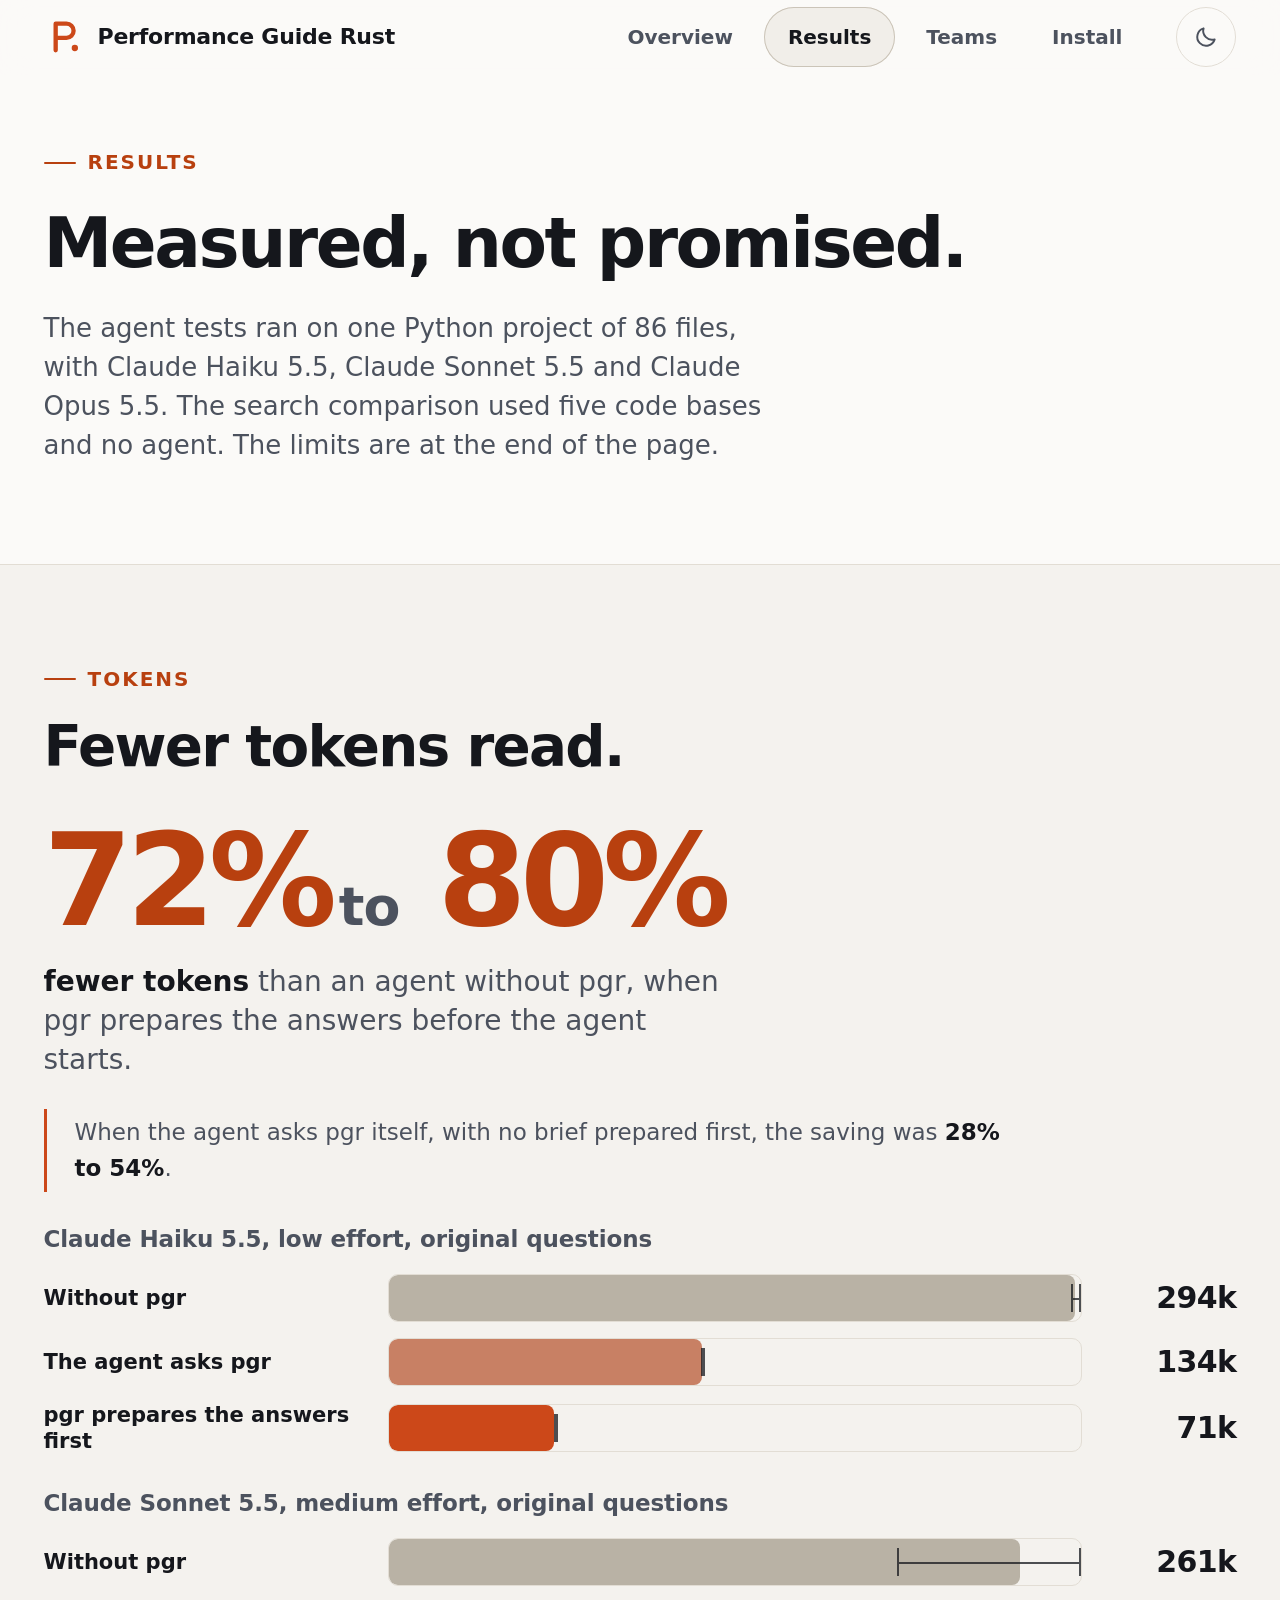
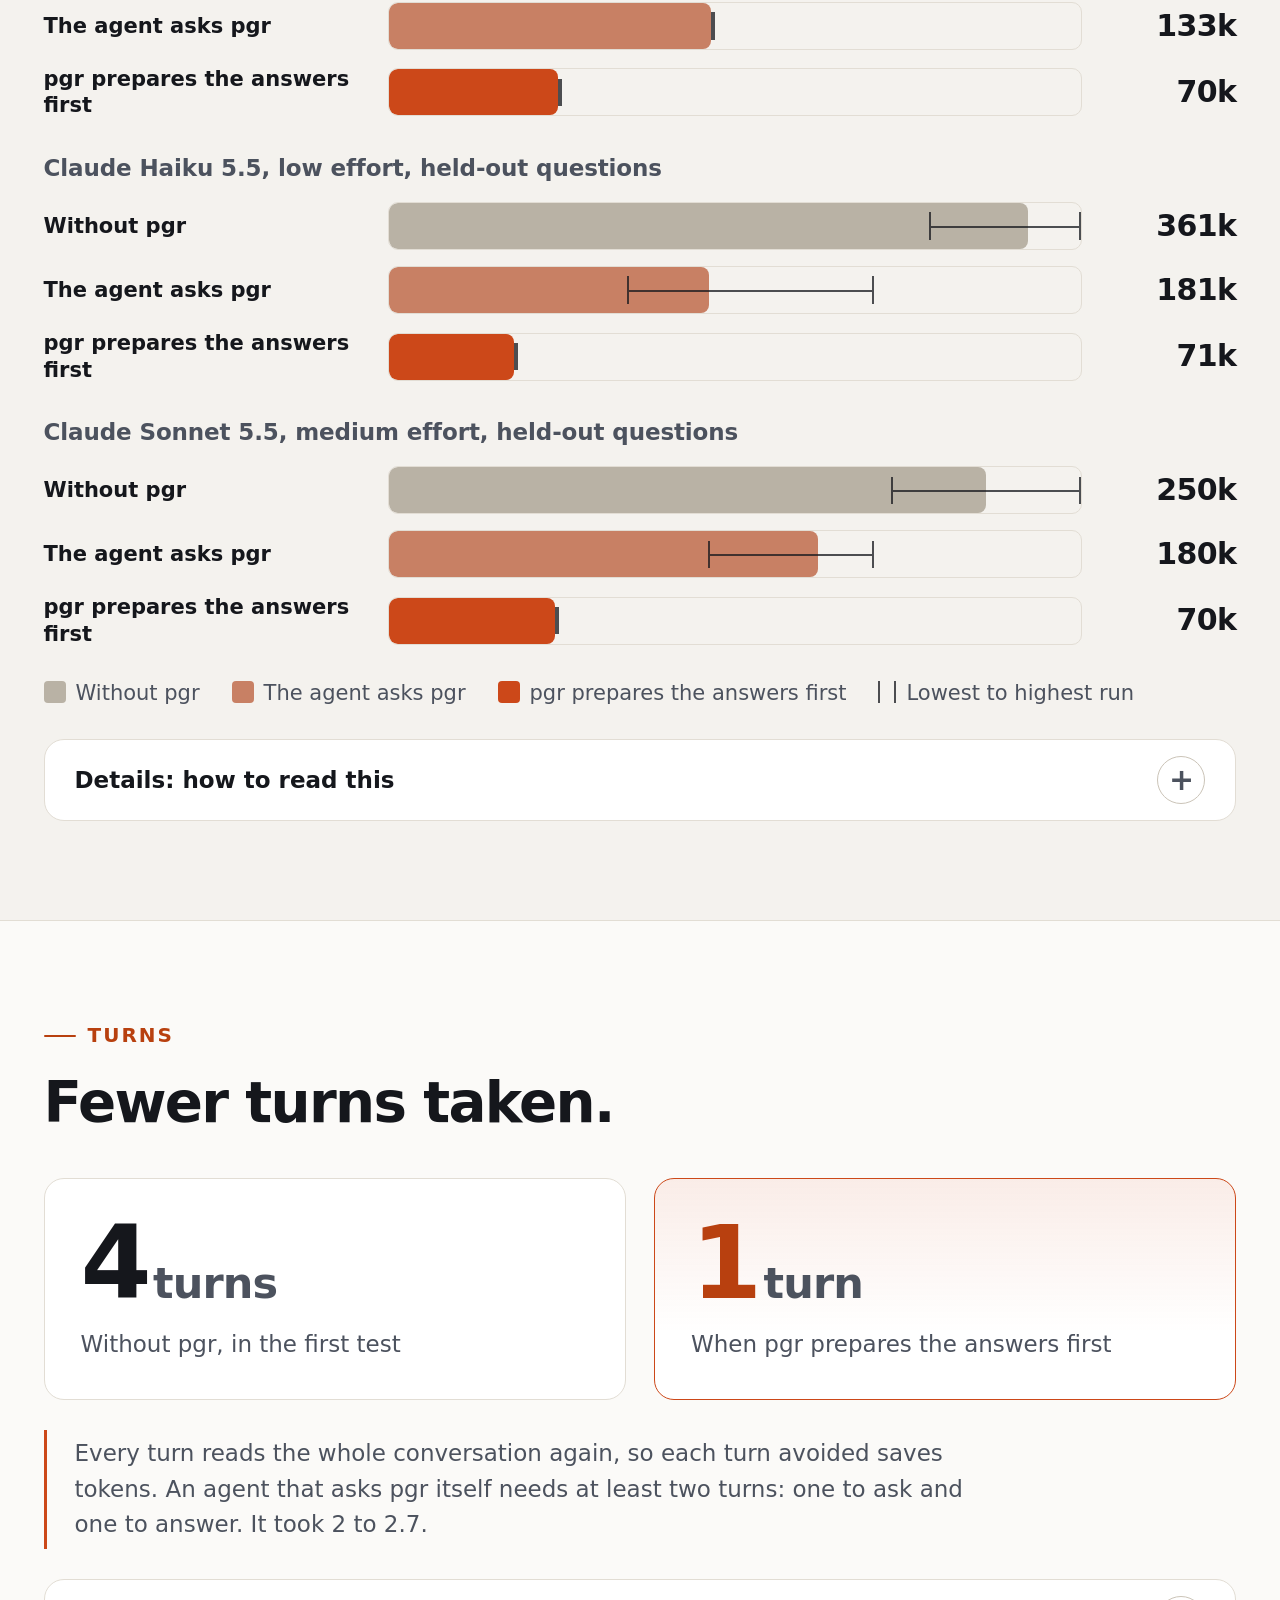
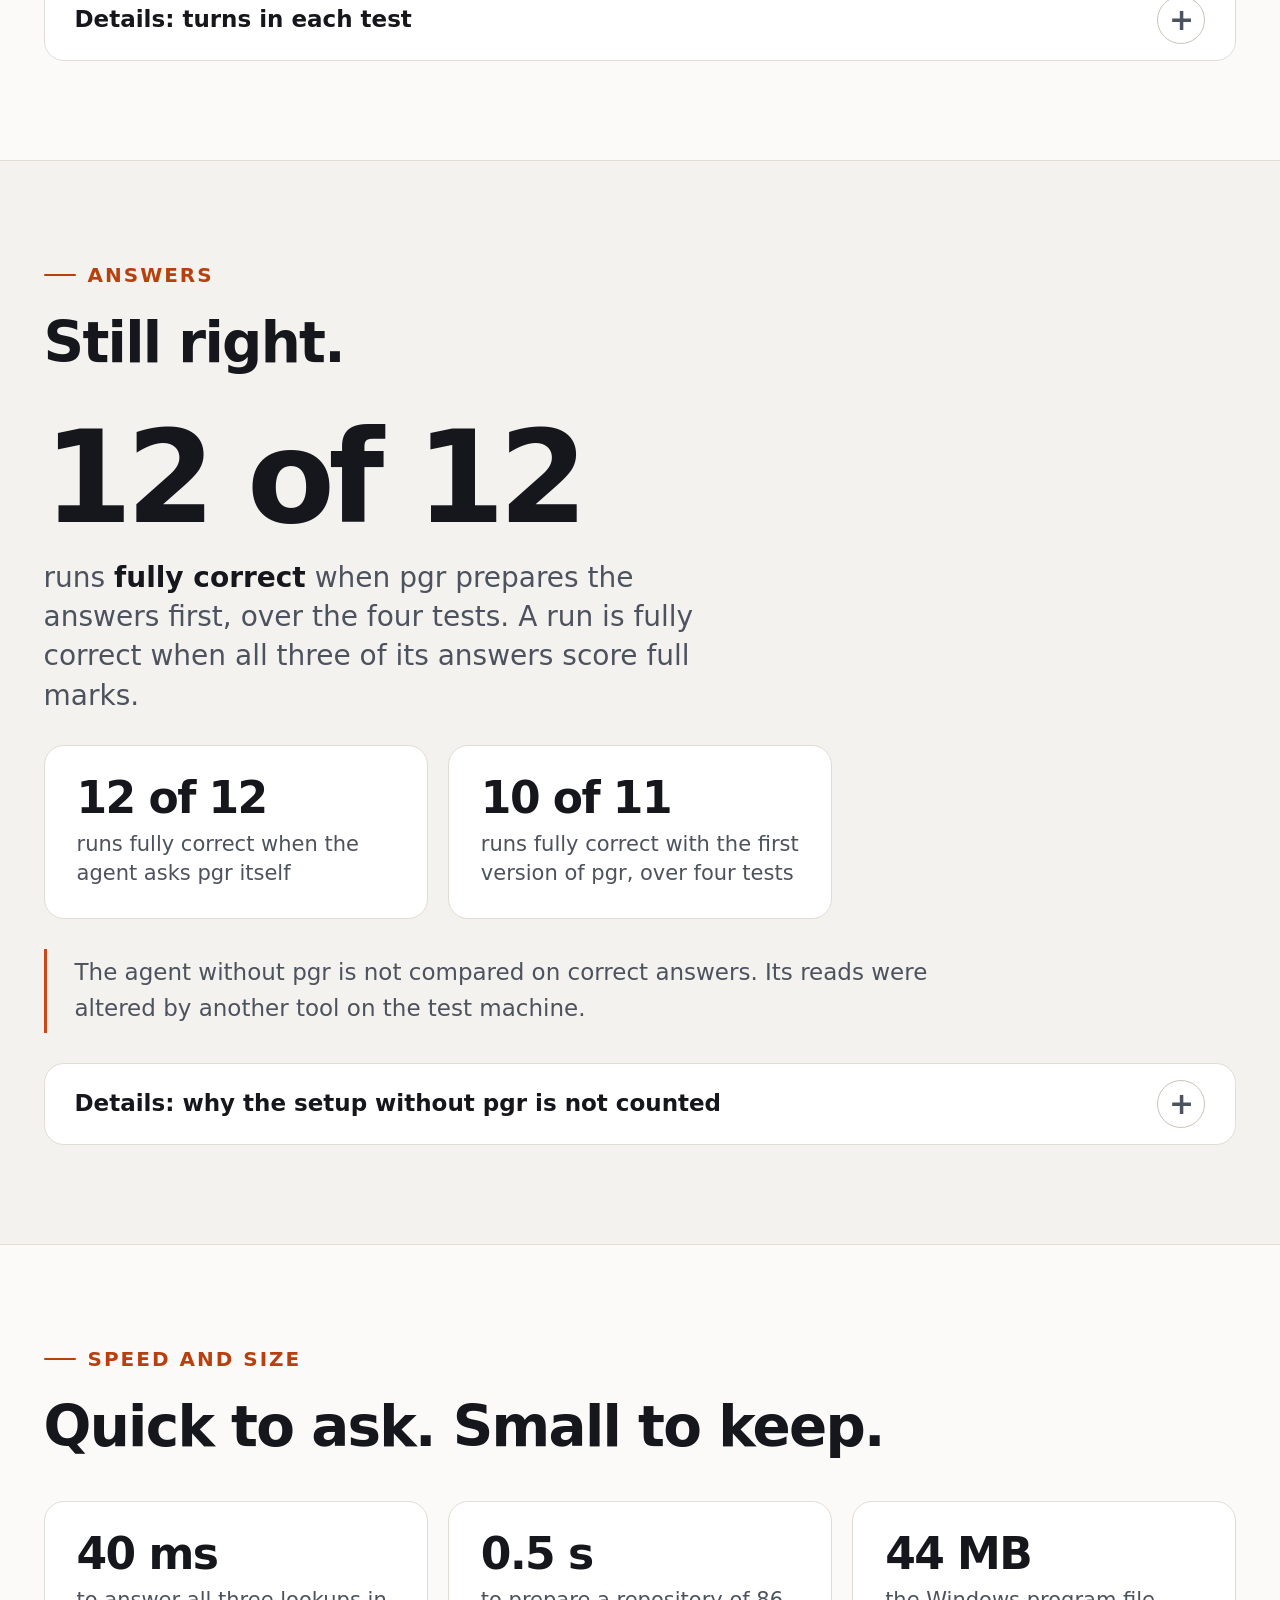
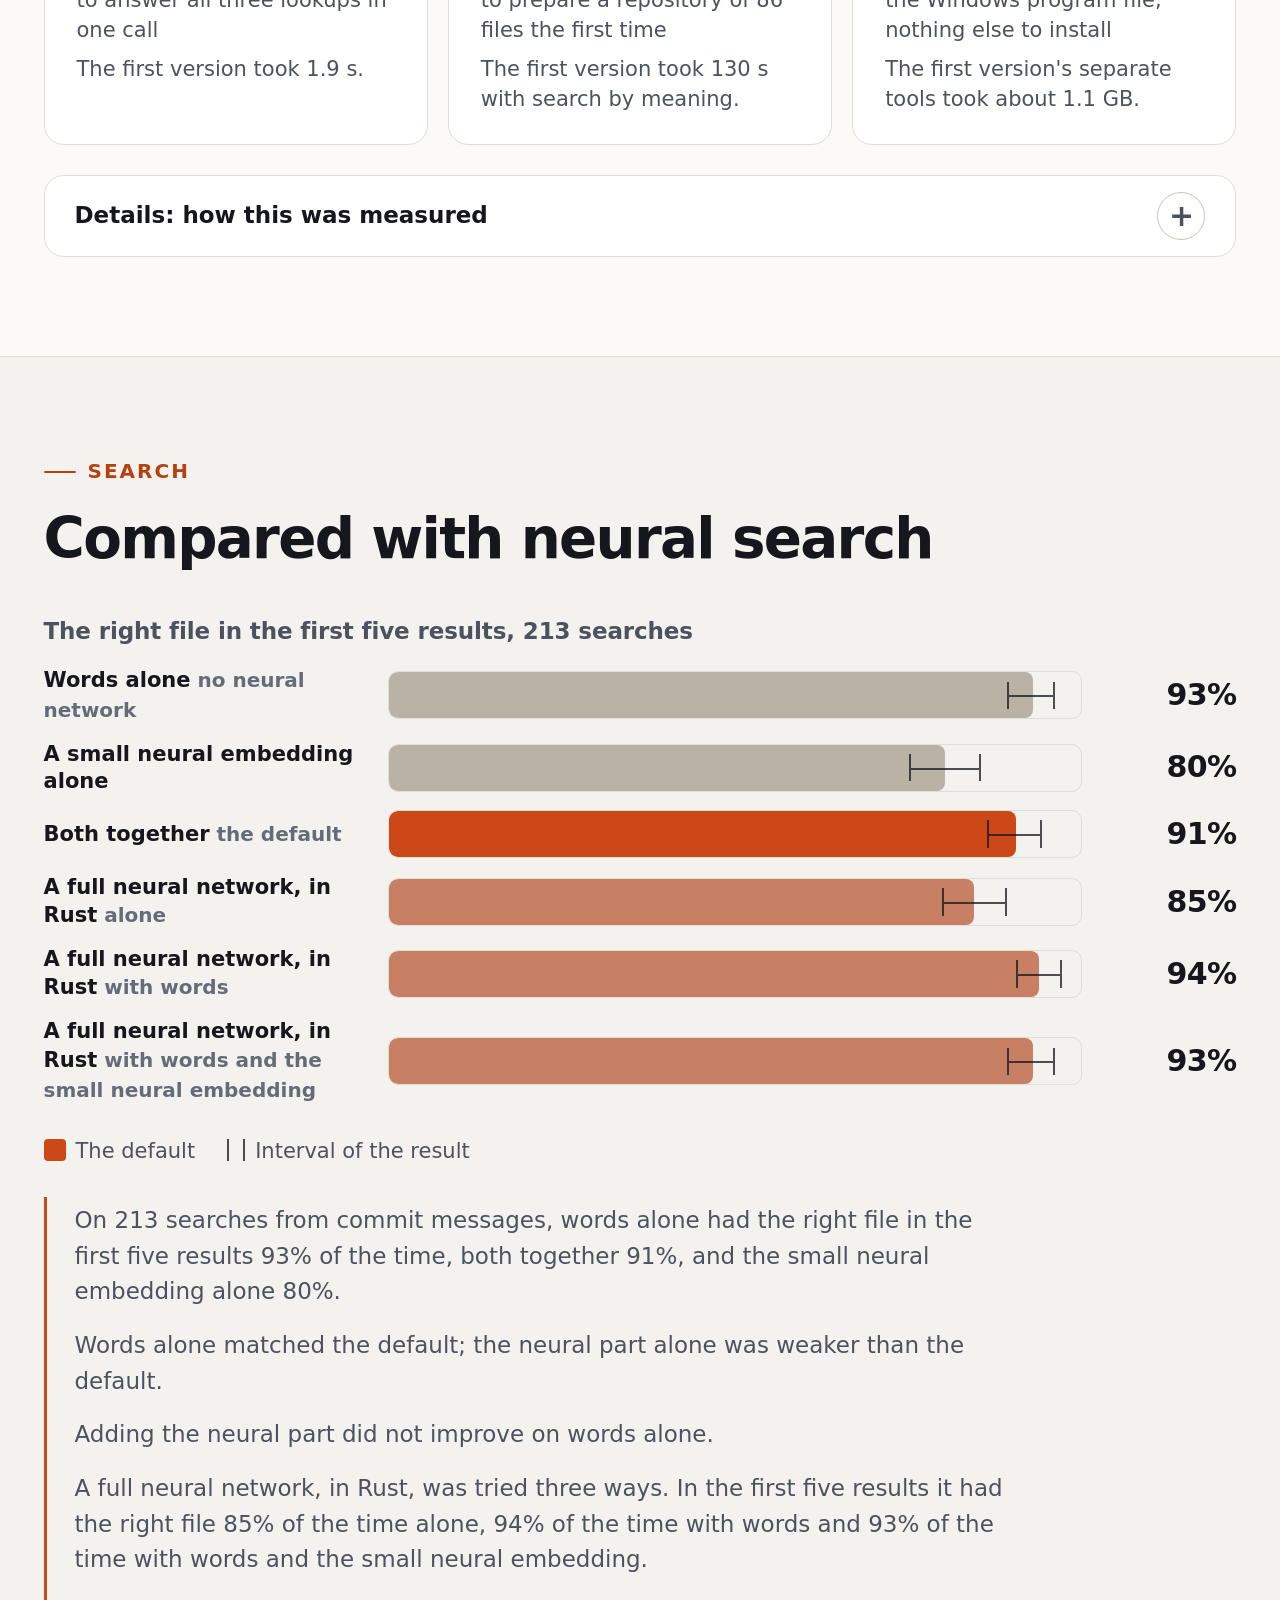
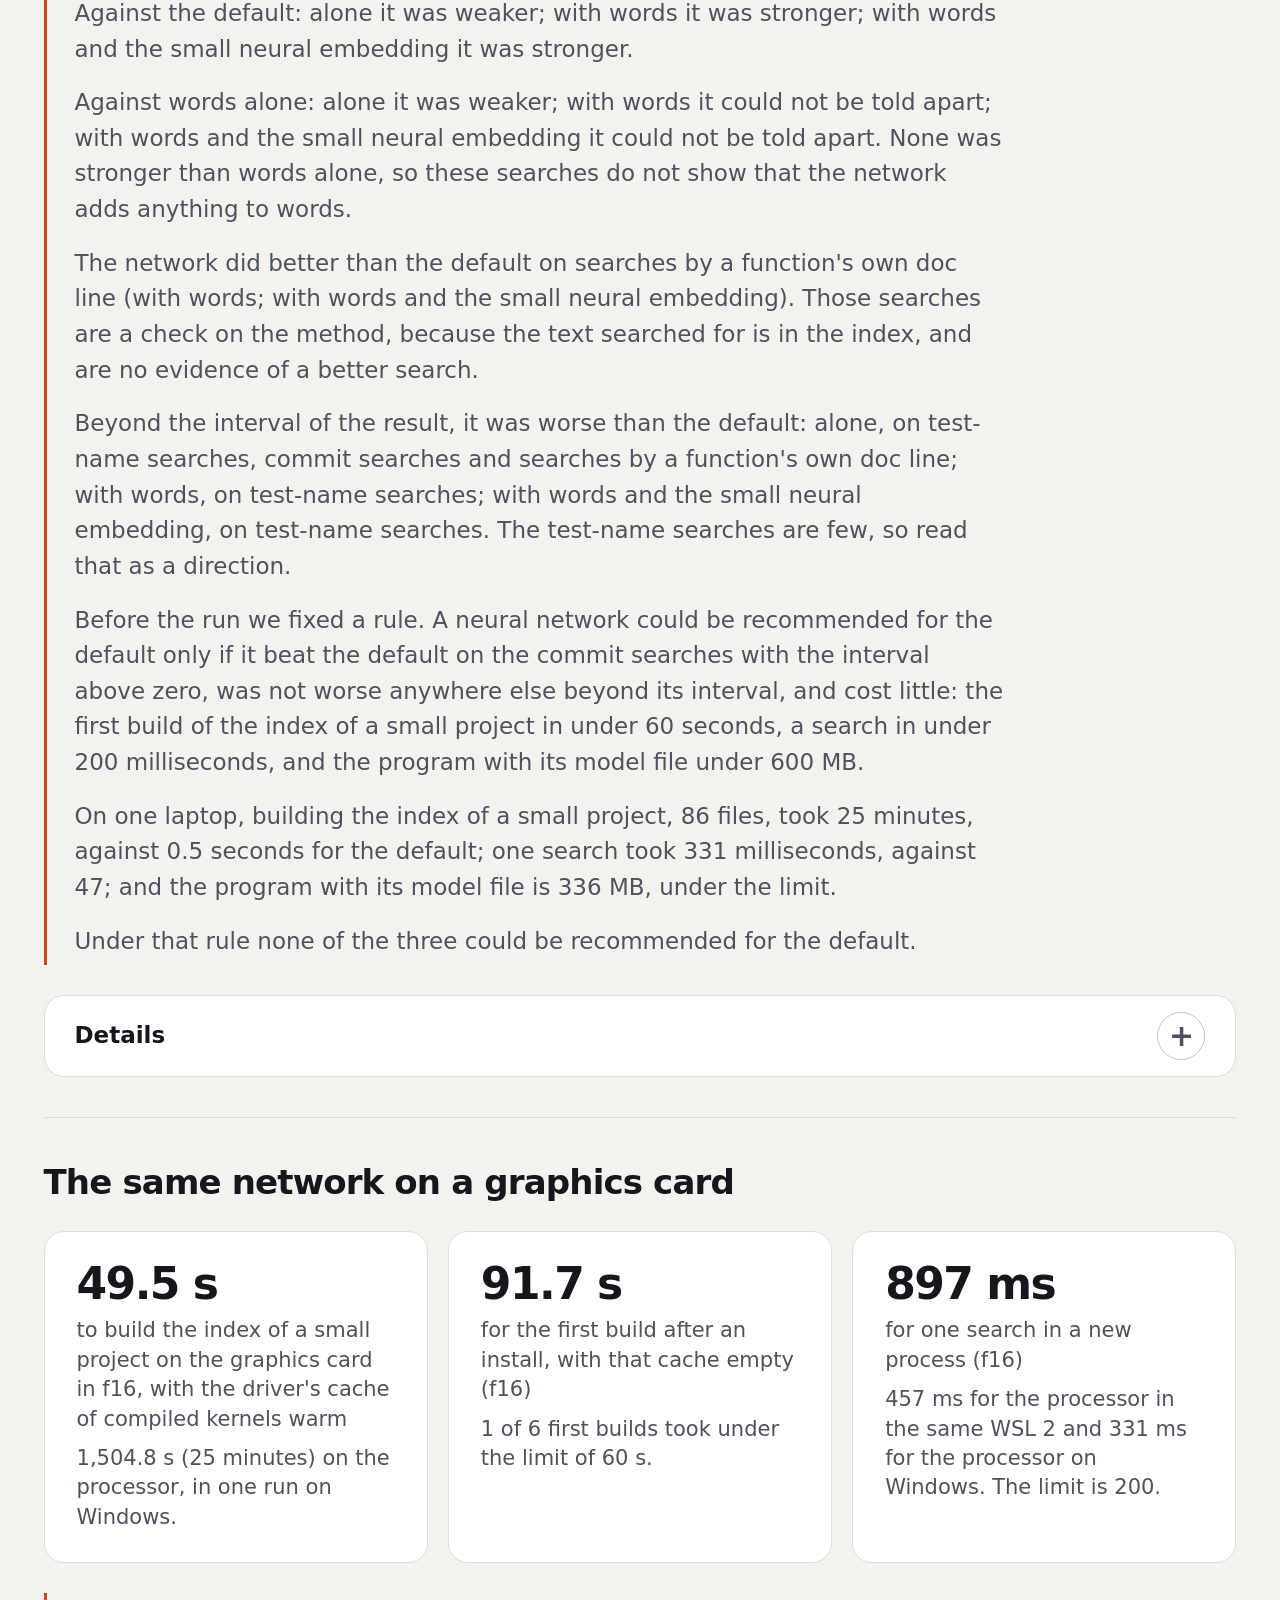
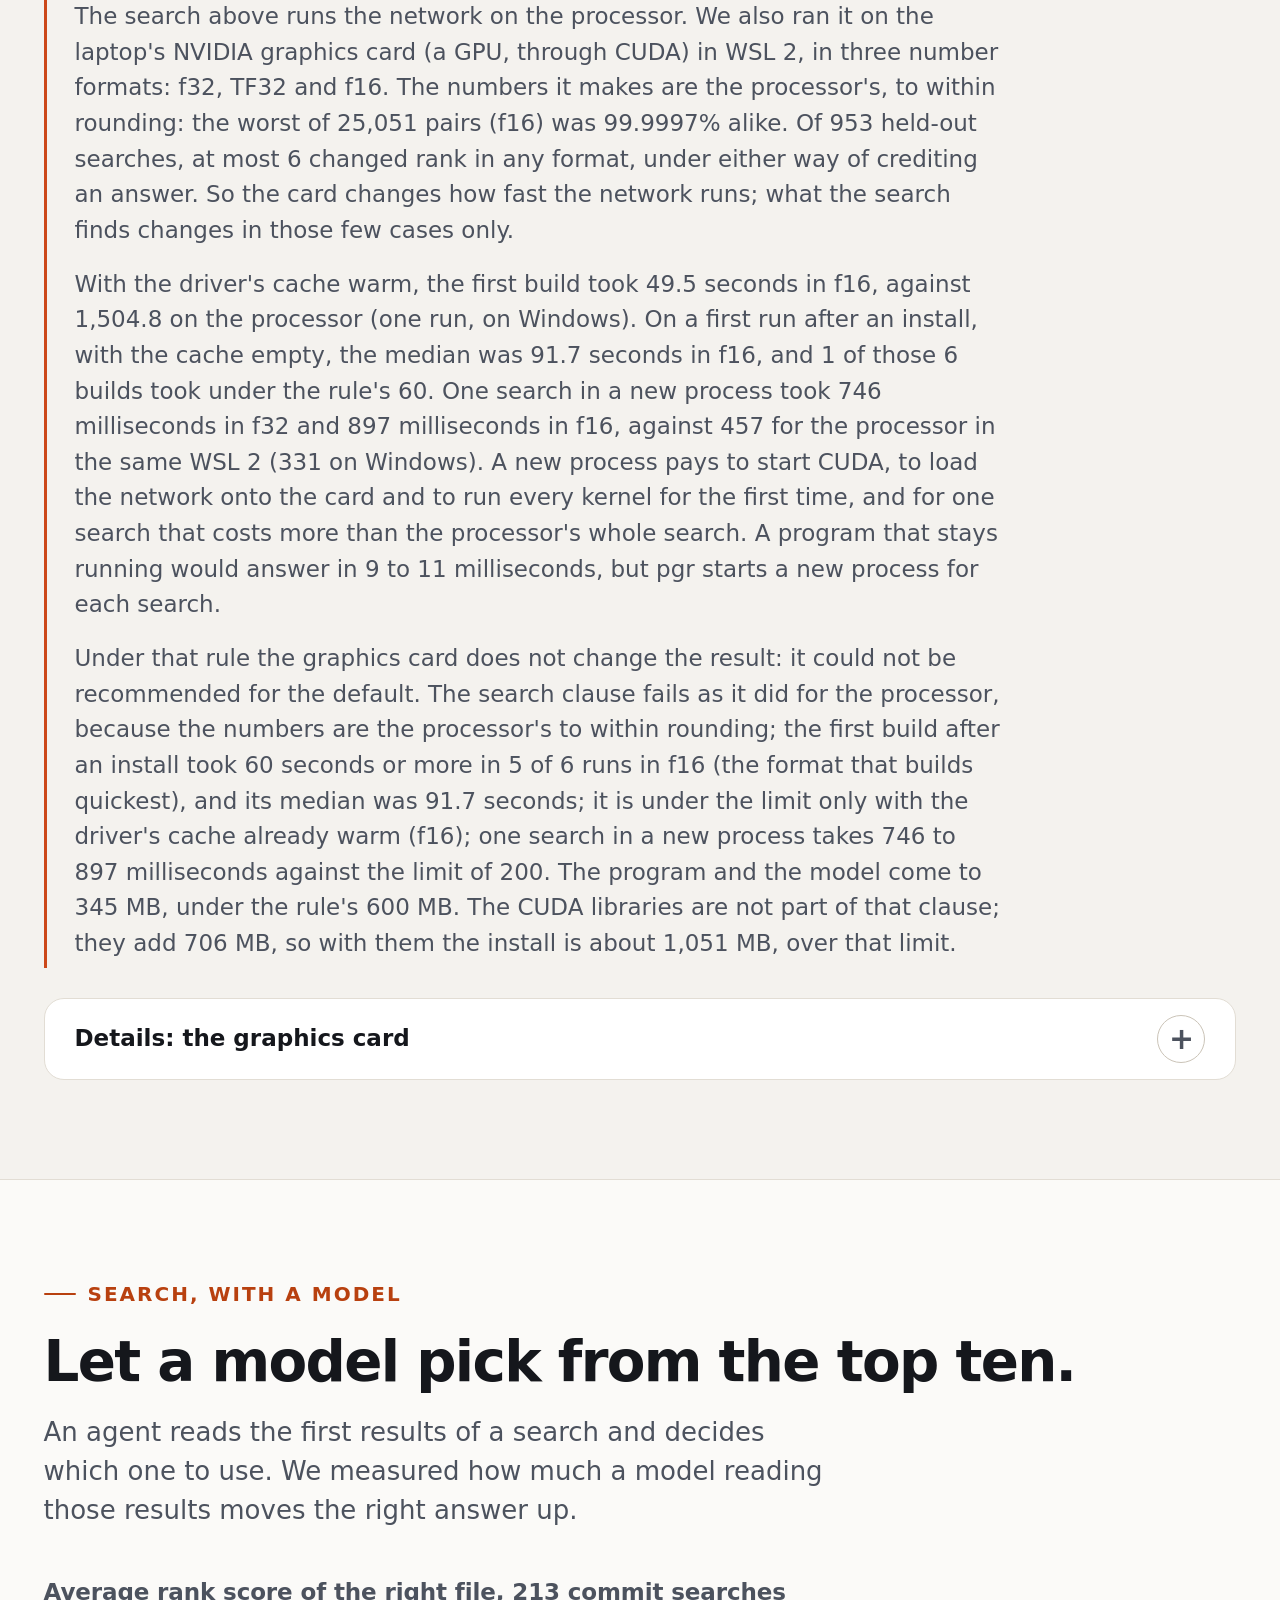
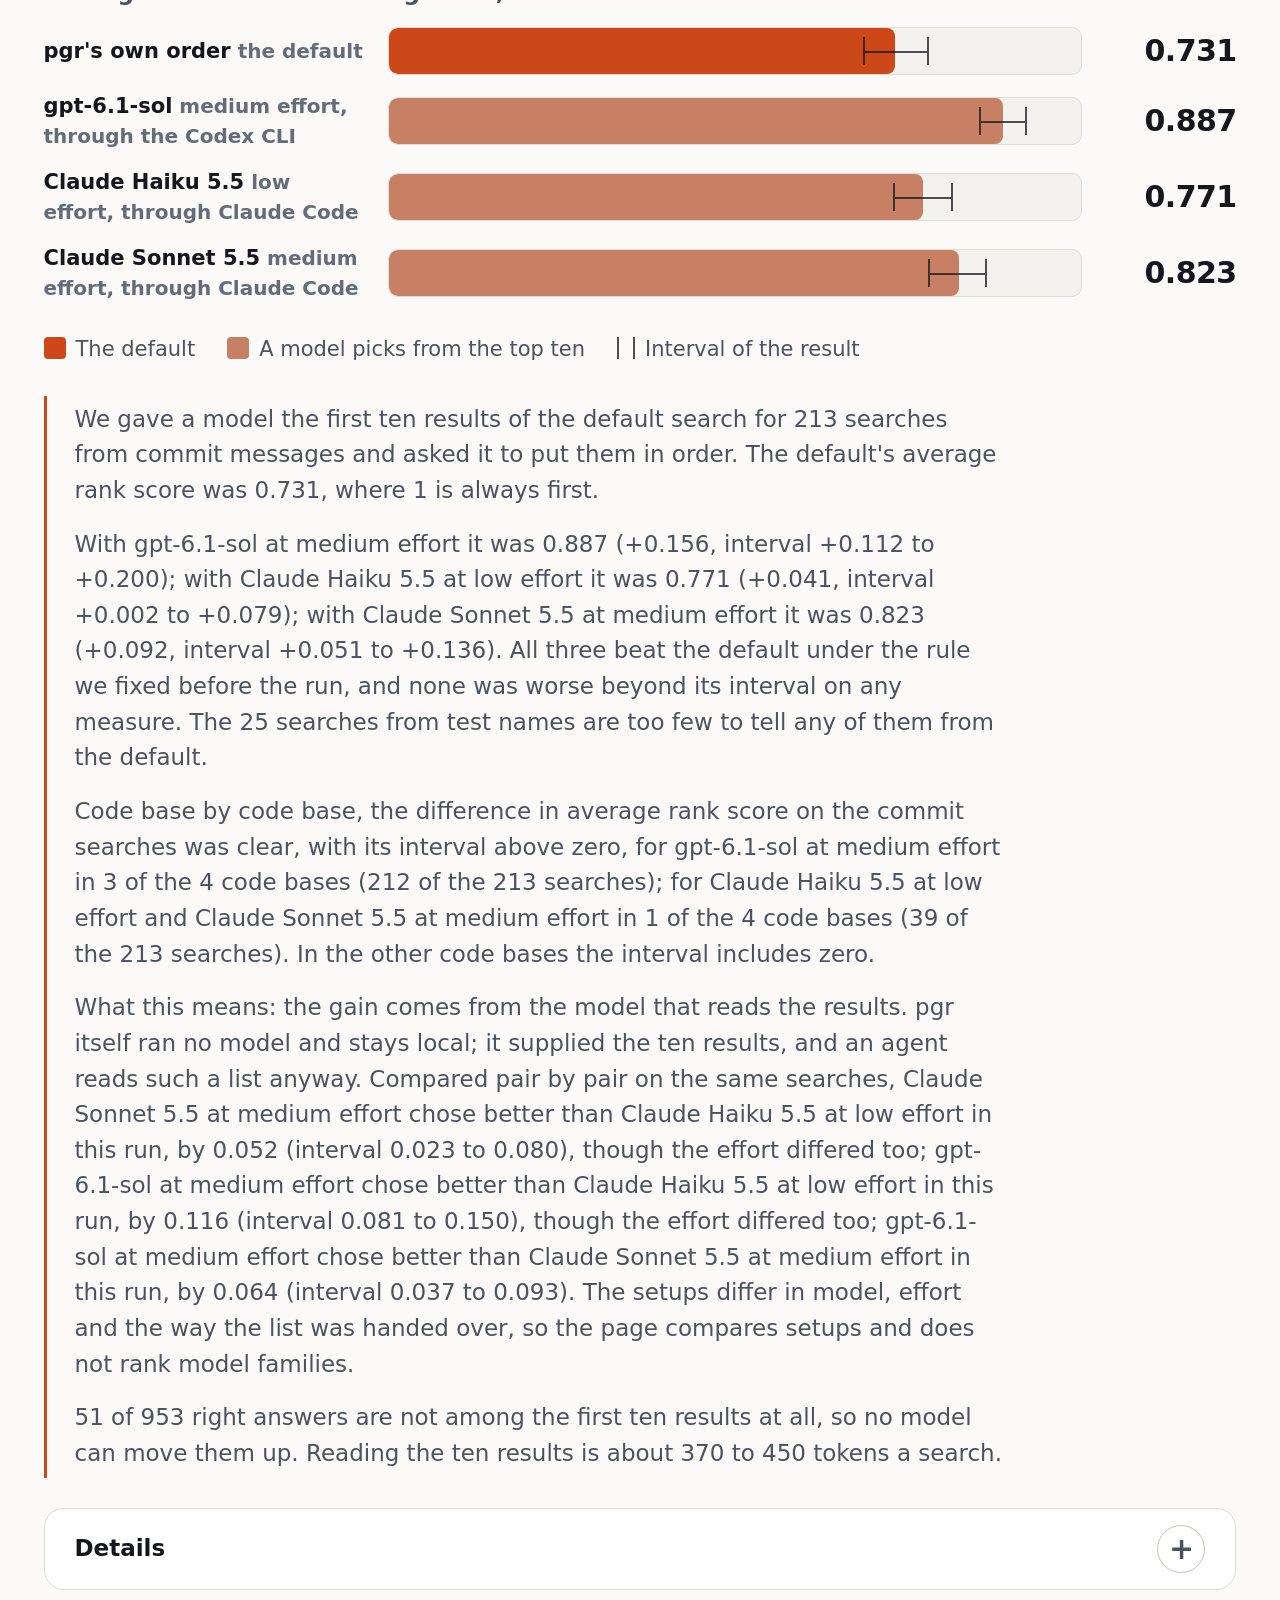
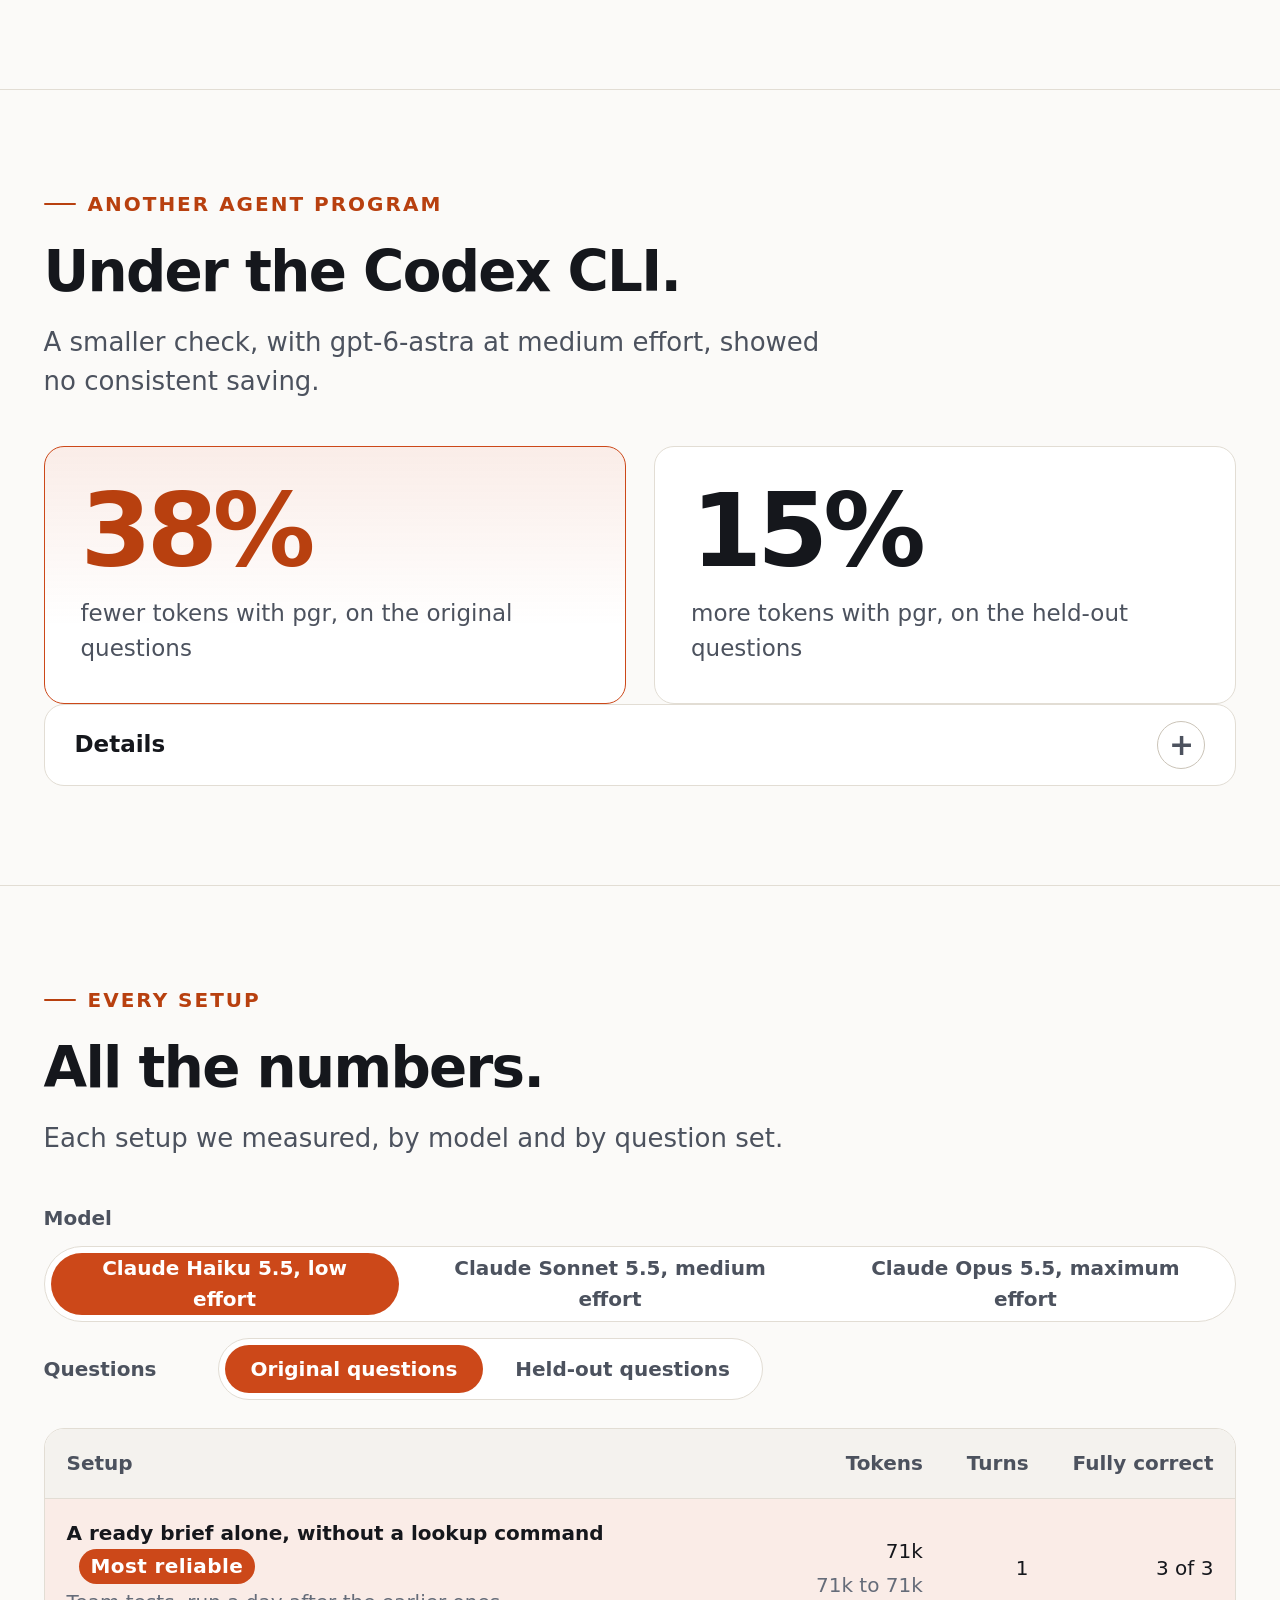
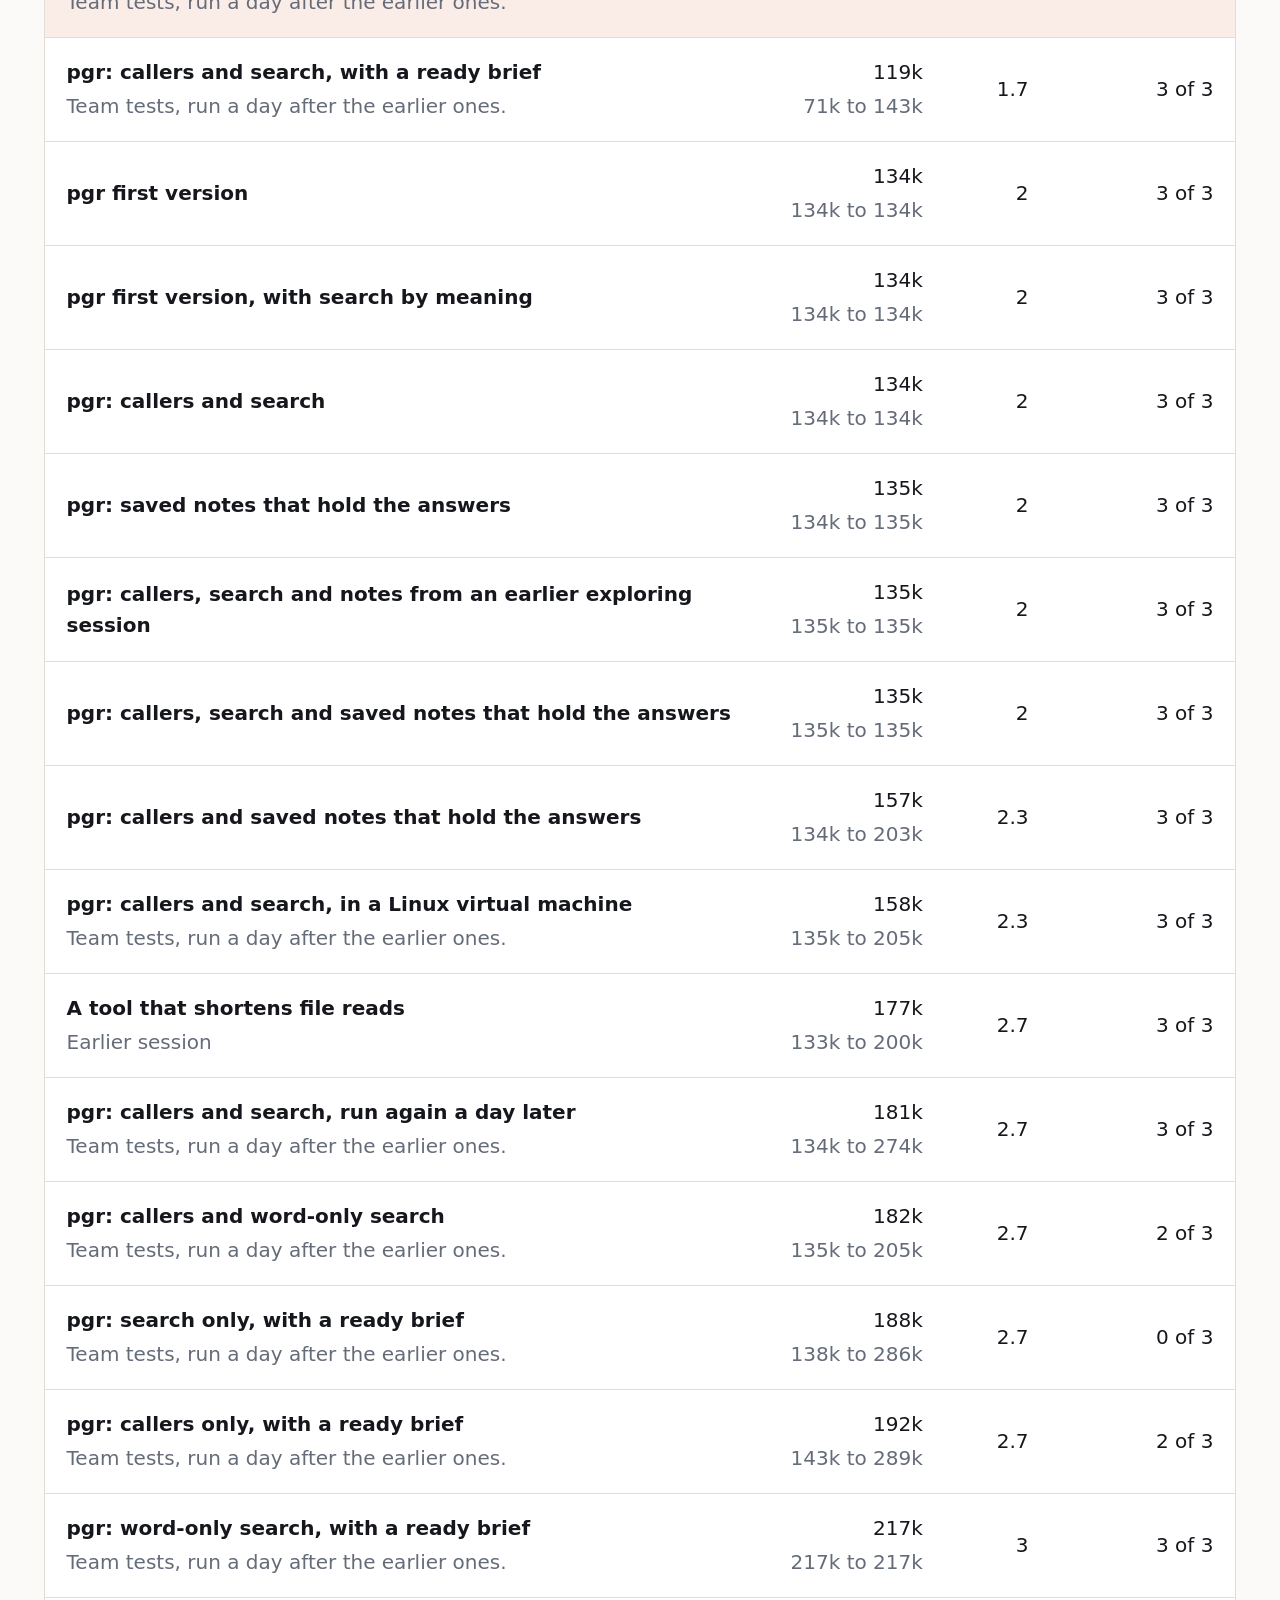
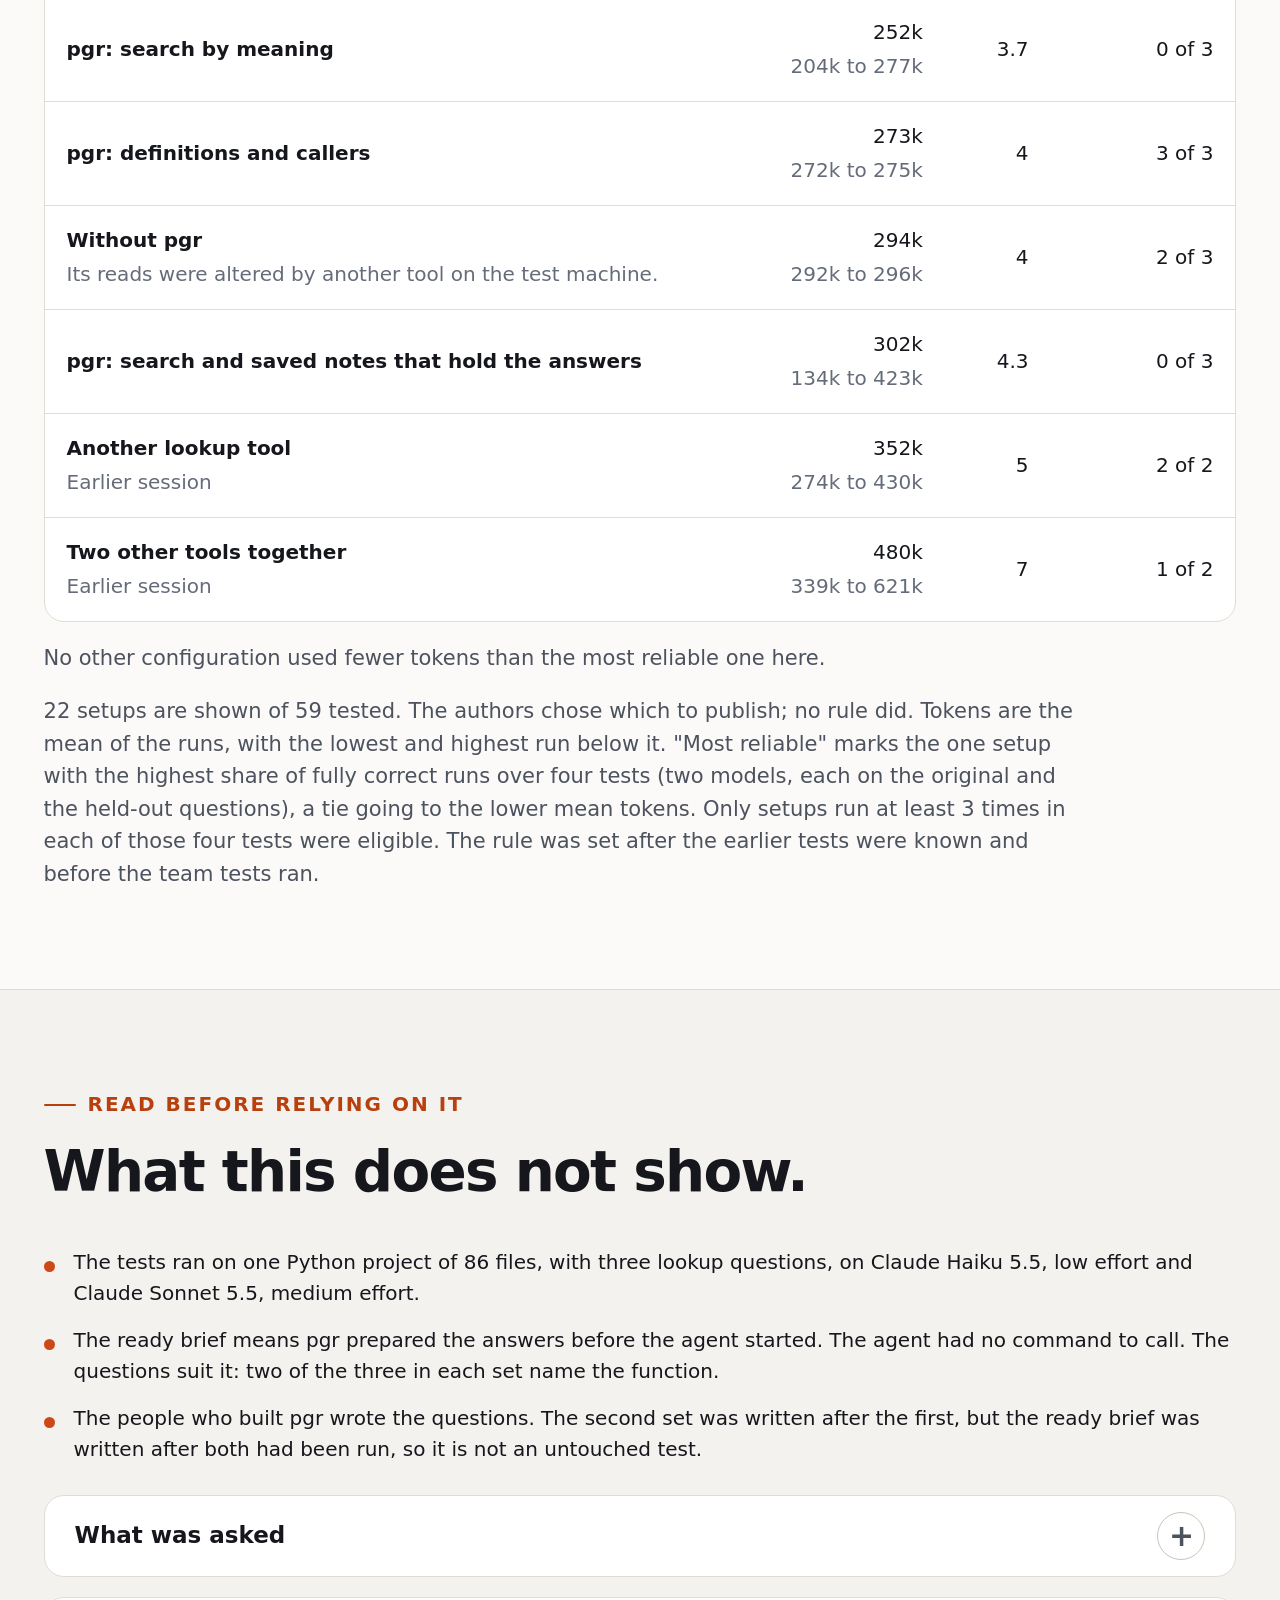
<file: docs/results.html>
<!doctype html>
<html lang="en">
<head>
<meta charset="utf-8">
<meta name="viewport" content="width=device-width, initial-scale=1">
<meta name="color-scheme" content="dark light">
<meta name="theme-color" content="#0c0d10">
<title>Results: Performance Guide Rust (PGR)</title>
<meta name="description" content="Measured results for Performance Guide Rust (PGR): tokens, turns and correct answers for AI coding agents with and without it, how its search compares with neural search, and the limits of the tests.">
<meta property="og:title" content="Results: Performance Guide Rust (PGR)">
<meta property="og:description" content="Tokens, turns and correct answers measured with and without pgr, and how its search compares with neural search.">
<meta property="og:type" content="website">
<link rel="icon" href="data:image/svg+xml,%3Csvg xmlns='http://www.w3.org/2000/svg' viewBox='0 0 24 24'%3E%3Cpath d='M7 4v16M7 4h6.5a4.25 4.25 0 0 1 0 8.5H7' fill='none' stroke='%23ff7a3d' stroke-width='3.2' stroke-linecap='round' stroke-linejoin='round'/%3E%3Ccircle cx='18.5' cy='18.6' r='1.9' fill='%23ff7a3d'/%3E%3C/svg%3E">
<script>(function () { var r = document.documentElement; r.className += " js"; try { var t = localStorage.getItem("pgr-theme"); if (t === "light" || t === "dark") r.setAttribute("data-theme", t); } catch (e) { /* no storage: follow the system */ } })();</script>
<link rel="stylesheet" href="assets/site.css?v=031868c5">
</head>
<body class="results">
<a class="skip" href="#main">Skip to content</a>
<!--slot:nav--><header class="nav" id="nav">
    <div class="nav-in">
      <a class="brand" href="index.html" aria-label="Performance Guide Rust (PGR), overview"><svg class="logo" viewBox="0 0 24 24" aria-hidden="true" focusable="false"><path d="M7 4v16M7 4h6.5a4.25 4.25 0 0 1 0 8.5H7"/><circle cx="18.5" cy="18.6" r="1.9"/></svg><span>Performance Guide Rust</span></a>
      <nav class="nav-links" aria-label="Pages">
        <a href="index.html">Overview</a>
        <a href="results.html" aria-current="page">Results</a>
        <a href="teams.html">Teams</a>
        <a href="install.html">Install</a>
      </nav>
      <button type="button" class="icon-btn" data-theme-toggle aria-label="Switch between the dark and the light theme"><svg viewBox="0 0 24 24" aria-hidden="true" focusable="false"><g class="sun"><circle cx="12" cy="12" r="4.2"/><path d="M12 2.8v2.4M12 18.8v2.4M2.8 12h2.4M18.8 12h2.4M5.5 5.5l1.7 1.7M16.8 16.8l1.7 1.7M5.5 18.5l1.7-1.7M16.8 7.2l1.7-1.7"/></g><path class="moon" d="M20 14.2A8.2 8.2 0 0 1 9.8 4a8.2 8.2 0 1 0 10.2 10.2z"/></svg></button>
    </div>
  </header><!--/slot:nav-->
<main id="main">

  <section class="screen" id="top" aria-labelledby="title" style="padding-top:clamp(3rem,8vh,6rem)">
    <div class="wrap stack">
      <p class="eyebrow">Results</p>
      <h1 id="title" class="display" aria-label="Measured, not promised."><span class="w" aria-hidden="true" style="--i:0"><span>Measured,</span></span> <span class="w" aria-hidden="true" style="--i:1"><span>not</span></span> <span class="w" aria-hidden="true" style="--i:2"><span>promised.</span></span></h1>
      <p class="lede"><!--slot:lede-->The agent tests ran on one Python project of 86 files, with Claude Haiku 5.5, Claude Sonnet 5.5 and Claude Opus 5.5. The search comparison used five code bases and no agent. The limits are at the end of the page.<!--/slot:lede--></p>
    </div>
  </section>

  <section class="screen screen--alt" id="saves" aria-labelledby="saves-h">
    <div class="wrap">
      <div class="screen-head rv"><p class="eyebrow">Tokens</p><h2 class="title" id="saves-h">Fewer tokens read.</h2></div>
      <!--slot:saves--><div class="stack">
      <div class="rv"><span class="num num--accent" aria-label="72% to 80%"><span data-count="72" data-suffix="%">72%</span><span class="u">to</span> <span data-count="80" data-suffix="%">80%</span></span><p class="stat-label"><b>fewer tokens</b> than an agent without pgr, when pgr prepares the answers before the agent starts.</p></div>
      <p class="note rv">When the agent asks pgr itself, with no brief prepared first, the saving was <b>28% to 54%</b>.</p>
      <figure class="chart" aria-label="Tokens read in each of the four tests"><div class="group"><h3>Claude Haiku 5.5, low effort, original questions</h3><div class="bar" style="--n:0"><span class="bar-name">Without pgr</span><span class="bar-track" aria-hidden="true"><i style="--v:0.9911"></i><b style="--a:0.9850;--b:1.0000"></b></span><span class="bar-val">294k</span></div><div class="bar bar--mid" style="--n:1"><span class="bar-name">The agent asks pgr</span><span class="bar-track" aria-hidden="true"><i style="--v:0.4523"></i><b style="--a:0.4515;--b:0.4529"></b></span><span class="bar-val">134k</span></div><div class="bar bar--best" style="--n:2"><span class="bar-name">pgr prepares the answers first</span><span class="bar-track" aria-hidden="true"><i style="--v:0.2384"></i><b style="--a:0.2382;--b:0.2385"></b></span><span class="bar-val">71k</span></div></div><div class="group"><h3>Claude Sonnet 5.5, medium effort, original questions</h3><div class="bar" style="--n:0"><span class="bar-name">Without pgr</span><span class="bar-track" aria-hidden="true"><i style="--v:0.9110"></i><b style="--a:0.7336;--b:1.0000"></b></span><span class="bar-val">261k</span></div><div class="bar bar--mid" style="--n:1"><span class="bar-name">The agent asks pgr</span><span class="bar-track" aria-hidden="true"><i style="--v:0.4652"></i><b style="--a:0.4651;--b:0.4654"></b></span><span class="bar-val">133k</span></div><div class="bar bar--best" style="--n:2"><span class="bar-name">pgr prepares the answers first</span><span class="bar-track" aria-hidden="true"><i style="--v:0.2439"></i><b style="--a:0.2439;--b:0.2439"></b></span><span class="bar-val">70k</span></div></div><div class="group"><h3>Claude Haiku 5.5, low effort, held-out questions</h3><div class="bar" style="--n:0"><span class="bar-name">Without pgr</span><span class="bar-track" aria-hidden="true"><i style="--v:0.9224"></i><b style="--a:0.7798;--b:1.0000"></b></span><span class="bar-val">361k</span></div><div class="bar bar--mid" style="--n:1"><span class="bar-name">The agent asks pgr</span><span class="bar-track" aria-hidden="true"><i style="--v:0.4629"></i><b style="--a:0.3439;--b:0.7002"></b></span><span class="bar-val">181k</span></div><div class="bar bar--best" style="--n:2"><span class="bar-name">pgr prepares the answers first</span><span class="bar-track" aria-hidden="true"><i style="--v:0.1813"></i><b style="--a:0.1810;--b:0.1815"></b></span><span class="bar-val">71k</span></div></div><div class="group"><h3>Claude Sonnet 5.5, medium effort, held-out questions</h3><div class="bar" style="--n:0"><span class="bar-name">Without pgr</span><span class="bar-track" aria-hidden="true"><i style="--v:0.8623"></i><b style="--a:0.7245;--b:1.0000"></b></span><span class="bar-val">250k</span></div><div class="bar bar--mid" style="--n:1"><span class="bar-name">The agent asks pgr</span><span class="bar-track" aria-hidden="true"><i style="--v:0.6202"></i><b style="--a:0.4613;--b:0.7007"></b></span><span class="bar-val">180k</span></div><div class="bar bar--best" style="--n:2"><span class="bar-name">pgr prepares the answers first</span><span class="bar-track" aria-hidden="true"><i style="--v:0.2405"></i><b style="--a:0.2405;--b:0.2405"></b></span><span class="bar-val">70k</span></div></div></figure>
      <div class="key"><span>Without pgr</span><span class="k-mid">The agent asks pgr</span><span class="k-best">pgr prepares the answers first</span><span class="k-range">Lowest to highest run</span></div>
      <details class="more rv"><summary>Details: how to read this</summary><div class="more-body"><p>Each bar is the mean tokens an agent read to answer the three lookups. The bars of one test share one scale. The number at the right is the mean. The thin bracket is the lowest and the highest run.</p><p>One turn costs about <b>69k</b> tokens, because an agent reads its whole conversation again on every turn. Most of the saving is turns not taken.</p><p>Each test is 2 to 3 runs. &quot;Most reliable&quot; marks the one setup with the highest share of fully correct runs over four tests (two models, each on the original and the held-out questions), a tie going to the lower mean tokens. Only setups run at least 3 times in each of those four tests were eligible. The rule was set after the earlier tests were known and before the team tests ran.</p></div></details>
    </div><!--/slot:saves-->
    </div>
  </section>

  <section class="screen" id="turns" aria-labelledby="turns-h">
    <div class="wrap">
      <div class="screen-head rv"><p class="eyebrow">Turns</p><h2 class="title" id="turns-h">Fewer turns taken.</h2></div>
      <!--slot:turns--><div class="stack">
      <div class="pair rv"><div><span class="num">4<span class="u">turns</span></span><p>Without pgr, in the first test</p></div><div class="best"><span class="num num--accent">1<span class="u">turn</span></span><p>When pgr prepares the answers first</p></div></div>
      <p class="note rv">Every turn reads the whole conversation again, so each turn avoided saves tokens. An agent that asks pgr itself needs at least two turns: one to ask and one to answer. It took 2 to 2.7.</p>
      <details class="more rv"><summary>Details: turns in each test</summary><div class="more-body"><div class="tbl-wrap"><table class="tbl"><thead><tr><th scope="col">Test</th><th scope="col">Without pgr</th><th scope="col">The agent asks pgr</th><th scope="col">Answers prepared first</th></tr></thead><tbody><tr><th scope="row">Claude Haiku 5.5, low effort, original questions</th><td>4</td><td>2</td><td>1</td></tr><tr><th scope="row">Claude Sonnet 5.5, medium effort, original questions</th><td>3.7</td><td>2</td><td>1</td></tr><tr><th scope="row">Claude Haiku 5.5, low effort, held-out questions</th><td>4.7</td><td>2.7</td><td>1</td></tr><tr><th scope="row">Claude Sonnet 5.5, medium effort, held-out questions</th><td>3.5</td><td>2.7</td><td>1</td></tr></tbody></table></div></div></details>
    </div><!--/slot:turns-->
    </div>
  </section>

  <section class="screen screen--alt" id="correct" aria-labelledby="correct-h">
    <div class="wrap">
      <div class="screen-head rv"><p class="eyebrow">Answers</p><h2 class="title" id="correct-h">Still right.</h2></div>
      <!--slot:correct--><div class="stack">
      <div class="rv"><span class="num">12 of 12</span><p class="stat-label">runs <b>fully correct</b> when pgr prepares the answers first, over the four tests. A run is fully correct when all three of its answers score full marks.</p></div>
      <div class="stats rv"><div><b>12 of 12</b><span>runs fully correct when the agent asks pgr itself</span></div><div><b>10 of 11</b><span>runs fully correct with the first version of pgr, over four tests</span></div></div>
      <p class="note rv">The agent without pgr is not compared on correct answers. Its reads were altered by another tool on the test machine.</p>
      <details class="more rv"><summary>Details: why the setup without pgr is not counted</summary><div class="more-body"><p>On the test machine, another tool altered some of the lines the agent without pgr read. In some runs it hid the very lines that show one of the callers the callers question asks for, so those agents left that caller out. That is a fact about the test machine, not about having no pgr.</p><p>Fully correct runs of the agent without pgr, original questions: 2 of 3 with Claude Haiku 5.5, low effort and 0 of 3 with Claude Sonnet 5.5, medium effort. Held-out questions: 3 of 3 with Claude Haiku 5.5, low effort and 2 of 2 with Claude Sonnet 5.5, medium effort. In the earlier session, which had no such tool: 4 of 5 with Claude Haiku 5.5, low effort, 3 of 3 with Claude Sonnet 5.5, medium effort and 3 of 3 with Claude Opus 5.5, maximum effort.</p><p>So pgr is set against the agent without pgr on tokens and turns only. Running that agent again with the other tool off, in the same session as the others, would remove the problem.</p></div></details>
    </div><!--/slot:correct-->
    </div>
  </section>

  <section class="screen" id="speed" aria-labelledby="speed-h">
    <div class="wrap">
      <div class="screen-head rv"><p class="eyebrow">Speed and size</p><h2 class="title" id="speed-h">Quick to ask. Small to keep.</h2></div>
      <!--slot:speed--><div class="stack">
      <div class="stats rv"><div><b>40 ms</b><span>to answer all three lookups in one call</span><span class="fine">The first version took 1.9 s.</span></div><div><b>0.5 s</b><span>to prepare a repository of 86 files the first time</span><span class="fine">The first version took 130 s with search by meaning.</span></div><div><b>44 MB</b><span>the Windows program file, nothing else to install</span><span class="fine">The first version&#x27;s separate tools took about 1.1 GB.</span></div></div>
      <details class="more rv"><summary>Details: how this was measured</summary><div class="more-body"><p>Whole-process wall time, the median of 20 runs, on a release build, on the same machine and the same day. The question is one call that answers all three lookups of the original set. The test project has 86 Python files.</p><p>The first version's build time was measured in an earlier session. The program size is the file on the release page. The first version's size is its files on disk, summed per folder, on one Windows 11 laptop.</p></div></details>
    </div><!--/slot:speed-->
    </div>
  </section>

  <section class="screen screen--alt" id="neural" aria-labelledby="neural-h">
    <div class="wrap">
      <div class="screen-head rv"><p class="eyebrow">Search</p><h2 class="title" id="neural-h">Compared with neural search</h2></div>
      <!--slot:neural--><div class="stack">
      <figure class="chart rv" aria-label="How often the right file was among the first five results"><div class="group"><h3>The right file in the first five results, 213 searches</h3><div class="bar" style="--n:0"><span class="bar-name">Words alone<span class="fine"> no neural network</span></span><span class="bar-track" aria-hidden="true"><i style="--v:0.9296"></i><b style="--a:0.8920;--b:0.9624"></b></span><span class="bar-val">93%</span></div><div class="bar" style="--n:1"><span class="bar-name">A small neural embedding alone</span><span class="bar-track" aria-hidden="true"><i style="--v:0.8028"></i><b style="--a:0.7511;--b:0.8545"></b></span><span class="bar-val">80%</span></div><div class="bar bar--best" style="--n:2"><span class="bar-name">Both together<span class="fine"> the default</span></span><span class="bar-track" aria-hidden="true"><i style="--v:0.9061"></i><b style="--a:0.8638;--b:0.9437"></b></span><span class="bar-val">91%</span></div><div class="bar bar--mid" style="--n:3"><span class="bar-name">A full neural network, in Rust<span class="fine"> alone</span></span><span class="bar-track" aria-hidden="true"><i style="--v:0.8451"></i><b style="--a:0.7981;--b:0.8920"></b></span><span class="bar-val">85%</span></div><div class="bar bar--mid" style="--n:4"><span class="bar-name">A full neural network, in Rust<span class="fine"> with words</span></span><span class="bar-track" aria-hidden="true"><i style="--v:0.9390"></i><b style="--a:0.9061;--b:0.9718"></b></span><span class="bar-val">94%</span></div><div class="bar bar--mid" style="--n:5"><span class="bar-name">A full neural network, in Rust<span class="fine"> with words and the small neural embedding</span></span><span class="bar-track" aria-hidden="true"><i style="--v:0.9296"></i><b style="--a:0.8920;--b:0.9624"></b></span><span class="bar-val">93%</span></div></div></figure>
      <div class="key"><span class="k-best">The default</span><span class="k-range">Interval of the result</span></div>
      <div class="note rv"><p>On 213 searches from commit messages, words alone had the right file in the first five results 93% of the time, both together 91%, and the small neural embedding alone 80%.</p><p>Words alone matched the default; the neural part alone was weaker than the default.</p><p>Adding the neural part did not improve on words alone.</p><p>A full neural network, in Rust, was tried three ways. In the first five results it had the right file 85% of the time alone, 94% of the time with words and 93% of the time with words and the small neural embedding.</p><p>Against the default: alone it was weaker; with words it was stronger; with words and the small neural embedding it was stronger.</p><p>Against words alone: alone it was weaker; with words it could not be told apart; with words and the small neural embedding it could not be told apart. None was stronger than words alone, so these searches do not show that the network adds anything to words.</p><p>The network did better than the default on searches by a function&#x27;s own doc line (with words; with words and the small neural embedding). Those searches are a check on the method, because the text searched for is in the index, and are no evidence of a better search.</p><p>Beyond the interval of the result, it was worse than the default: alone, on test-name searches, commit searches and searches by a function&#x27;s own doc line; with words, on test-name searches; with words and the small neural embedding, on test-name searches. The test-name searches are few, so read that as a direction.</p><p>Before the run we fixed a rule. A neural network could be recommended for the default only if it beat the default on the commit searches with the interval above zero, was not worse anywhere else beyond its interval, and cost little: the first build of the index of a small project in under 60 seconds, a search in under 200 milliseconds, and the program with its model file under 600 MB.</p><p>On one laptop, building the index of a small project, 86 files, took 25 minutes, against 0.5 seconds for the default; one search took 331 milliseconds, against 47; and the program with its model file is 336 MB, under the limit.</p><p>Under that rule none of the three could be recommended for the default.</p></div>
      <details class="more rv"><summary>Details</summary><div class="more-body"><p>The searches were made from five real code bases, with no model and no human labels: the question is the words of a commit subject and the right answer is a file that commit changed. This is the held-out half. Intervals are 95%, from 2,000 resamples of the searches. "Average rank score" is how high the right answer ranks on average: 1 is always first.</p><div class="tbl-wrap"><table class="tbl"><thead><tr><th scope="col">Way of searching</th><th scope="col">First result</th><th scope="col">First five</th><th scope="col">Average rank score</th></tr></thead><tbody><tr><th scope="row">Words alone (no neural network)</th><td>62%<span class="sub">55% to 68%</span></td><td>93%<span class="sub">89% to 96%</span></td><td>0.755<span class="sub">0.712 to 0.800</span></td></tr><tr><th scope="row">A small neural embedding alone</th><td>58%<span class="sub">51% to 65%</span></td><td>80%<span class="sub">75% to 85%</span></td><td>0.678<span class="sub">0.626 to 0.732</span></td></tr><tr><th scope="row">Both together (the default)</th><td>62%<span class="sub">55% to 68%</span></td><td>91%<span class="sub">86% to 94%</span></td><td>0.731<span class="sub">0.685 to 0.780</span></td></tr><tr><th scope="row">A full neural network, in Rust (alone)</th><td>57%<span class="sub">51% to 63%</span></td><td>85%<span class="sub">80% to 89%</span></td><td>0.687<span class="sub">0.636 to 0.738</span></td></tr><tr><th scope="row">A full neural network, in Rust (with words)</th><td>64%<span class="sub">57% to 70%</span></td><td>94%<span class="sub">91% to 97%</span></td><td>0.762<span class="sub">0.716 to 0.806</span></td></tr><tr><th scope="row">A full neural network, in Rust (with words and the small neural embedding)</th><td>63%<span class="sub">57% to 69%</span></td><td>93%<span class="sub">89% to 96%</span></td><td>0.758<span class="sub">0.714 to 0.803</span></td></tr></tbody></table></div><h3>Against the default, on the same searches</h3><ul class="bullets"><li><b>Words alone</b>, against the default: first result +0.0 points (from -5.2 to +5.2, includes zero); first five results +2.4 points (from +0.0 to +4.7, includes zero); average rank score +0.024 (from -0.009 to +0.057, includes zero).</li><li><b>A small neural embedding alone</b>, against the default: first result -3.8 points (from -8.5 to +0.9, includes zero); first five results -10.3 points (from -15.5 to -5.6, excludes zero); average rank score -0.053 (from -0.089 to -0.020, excludes zero).</li><li><b>A full neural network, in Rust, alone</b>, against the default: first result -4.7 points (from -10.3 to +0.9, includes zero); first five results -6.1 points (from -11.3 to -1.4, excludes zero); average rank score -0.044 (from -0.084 to -0.003, excludes zero).</li><li><b>A full neural network, in Rust, alone</b>, against words alone: first result -4.7 points (from -10.8 to +1.4, includes zero); first five results -8.5 points (from -13.6 to -3.3, excludes zero); average rank score -0.068 (from -0.112 to -0.023, excludes zero).</li><li><b>A full neural network, in Rust, with words</b>, against the default: first result +2.4 points (from -2.4 to +6.6, includes zero); first five results +3.3 points (from +0.5 to +6.1, excludes zero); average rank score +0.031 (from +0.003 to +0.059, excludes zero).</li><li><b>A full neural network, in Rust, with words</b>, against words alone: first result +2.4 points (from -2.4 to +7.5, includes zero); first five results +0.9 points (from -1.9 to +3.8, includes zero); average rank score +0.007 (from -0.023 to +0.039, includes zero).</li><li><b>A full neural network, in Rust, with words and the small neural embedding</b>, against the default: first result +1.4 points (from -2.4 to +5.2, includes zero); first five results +2.4 points (from +0.5 to +4.7, excludes zero); average rank score +0.027 (from +0.004 to +0.049, excludes zero).</li><li><b>A full neural network, in Rust, with words and the small neural embedding</b>, against words alone: first result +1.4 points (from -3.3 to +6.1, includes zero); first five results +0.0 points (from -1.9 to +1.9, includes zero); average rank score +0.003 (from -0.025 to +0.031, includes zero).</li></ul><p>A second, smaller set of 25 searches, from test names, is too small to settle anything. For the default the right function was in the first five results 52% of the time, with an interval of 32% to 72%, wide enough to hold every way of searching. They are reported and not interpreted.</p><h3>Limits</h3><ul class="bullets"><li>The searches come from developer-written test names and commit subjects, not from questions an agent would ask.</li><li>In three of the code bases a single file is the answer to 40 to 53% of the commit searches, so credit piles up on that file.</li><li>Credit for a commit subject is lenient: any hit in a file the commit changed counts.</li><li>There are five code bases in three languages. One has no named tests, so it is judged on commit subjects alone.</li><li>The default was built by people who had seen none of these searches, and the figures here are the held-out half.</li><li>Every search weighs the same, so the larger code bases count more.</li><li>A test name and its answer share words by construction. The numbers compare ways of searching; they do not forecast how an agent will behave.</li><li>Credit goes to a block that contains the function, so a way of searching that returns bigger blocks gains from it. Stricter numbers are kept beside these in the data.</li><li>Answers in example, documentation, compatibility and legacy folders are left out. How pgr treats those folders is not measured here.</li><li>Other variations were tried on the other half of the searches. They are not shown on this page.</li><li>The full neural network was run three ways and all three are shown, on the held-out half only. None of them was tuned: the weights that combine the parts are those of the default.</li><li>What the full neural network costs was measured once, on one laptop that was in use at the time, so read the times as rough.</li></ul></div></details>
      <div class="subsection">
        <h3 class="sub-head rv">The same network on a graphics card</h3>
        <div class="stats rv"><div><b>49.5 s</b><span>to build the index of a small project on the graphics card in f16, with the driver&#x27;s cache of compiled kernels warm</span><span class="fine">1,504.8 s (25 minutes) on the processor, in one run on Windows.</span></div><div><b>91.7 s</b><span>for the first build after an install, with that cache empty (f16)</span><span class="fine">1 of 6 first builds took under the limit of 60 s.</span></div><div><b>897 ms</b><span>for one search in a new process (f16)</span><span class="fine">457 ms for the processor in the same WSL 2 and 331 ms for the processor on Windows. The limit is 200.</span></div></div>
        <div class="note rv"><p>The search above runs the network on the processor. We also ran it on the laptop&#x27;s NVIDIA graphics card (a GPU, through CUDA) in WSL 2, in three number formats: f32, TF32 and f16. The numbers it makes are the processor&#x27;s, to within rounding: the worst of 25,051 pairs (f16) was 99.9997% alike. Of 953 held-out searches, at most 6 changed rank in any format, under either way of crediting an answer. So the card changes how fast the network runs; what the search finds changes in those few cases only.</p><p>With the driver&#x27;s cache warm, the first build took 49.5 seconds in f16, against 1,504.8 on the processor (one run, on Windows). On a first run after an install, with the cache empty, the median was 91.7 seconds in f16, and 1 of those 6 builds took under the rule&#x27;s 60. One search in a new process took 746 milliseconds in f32 and 897 milliseconds in f16, against 457 for the processor in the same WSL 2 (331 on Windows). A new process pays to start CUDA, to load the network onto the card and to run every kernel for the first time, and for one search that costs more than the processor&#x27;s whole search. A program that stays running would answer in 9 to 11 milliseconds, but pgr starts a new process for each search.</p><p>Under that rule the graphics card does not change the result: it could not be recommended for the default. The search clause fails as it did for the processor, because the numbers are the processor&#x27;s to within rounding; the first build after an install took 60 seconds or more in 5 of 6 runs in f16 (the format that builds quickest), and its median was 91.7 seconds; it is under the limit only with the driver&#x27;s cache already warm (f16); one search in a new process takes 746 to 897 milliseconds against the limit of 200. The program and the model come to 345 MB, under the rule&#x27;s 600 MB. The CUDA libraries are not part of that clause; they add 706 MB, so with them the install is about 1,051 MB, over that limit.</p></div>
        <details class="more rv"><summary>Details: the graphics card</summary><div class="more-body"><div class="tbl-wrap" tabindex="0" role="region" aria-label="Times on the graphics card and on the processor"><table class="tbl"><thead><tr><th scope="col">Way of running it</th><th scope="col">First build, driver cache warm</th><th scope="col">First build, driver cache empty</th><th scope="col">One search, new process</th></tr></thead><tbody><tr><th scope="row">The processor, on Windows</th><td colspan="2">1,504.8 s<span class="sub">one run</span></td><td>331 ms</td></tr><tr><th scope="row">The processor, in WSL 2, a build without the CUDA libraries</th><td colspan="2">not measured</td><td>457 ms</td></tr><tr><th scope="row">Graphics card, f32, in WSL 2</th><td>79.5 s<span class="sub">0 of 3 under 60 s</span></td><td>92.6 s<span class="sub">0 of 3 under 60 s</span></td><td>746 ms<span class="sub">over the limit</span></td></tr><tr><th scope="row">Graphics card, TF32, in WSL 2</th><td>65.8 s<span class="sub">0 of 3 under 60 s</span></td><td>79.3 s<span class="sub">1 of 3 under 60 s</span></td><td>not measured</td></tr><tr><th scope="row">Graphics card, f16, in WSL 2</th><td>49.5 s<span class="sub">3 of 3 under 60 s</span></td><td>91.7 s<span class="sub">1 of 6 under 60 s</span></td><td>897 ms<span class="sub">over the limit</span></td></tr><tr><th scope="row">Limit of the rule</th><td>60 s</td><td>60 s</td><td>200 ms</td></tr></tbody></table></div><p>We also tried cuTile Rust, NVIDIA&#x27;s tile-based way to write GPU code in Rust. Its examples built and 11 of 11 ran without error on the same card. For the matrix products the network needs, it ran at a median 0.69 times the speed of NVIDIA&#x27;s own library in f16 and 0.19 in f32, and never faster in the recorded run, so it was not used for the search.</p><p>To use the card a person needs an NVIDIA graphics card of compute capability 8.6 or later, a driver with CUDA 13 support, about 706 MB of CUDA libraries, and WSL 2 or Linux. A native Windows build was not tried.</p><h3>Limits</h3><ul class="bullets"><li>The graphics card was measured on one laptop with one NVIDIA graphics card (6 GB of memory), in WSL 2, as medians of a few runs. The processor&#x27;s build time is one run on Windows, from the measurement of the full network above; its search time is given on Windows and in WSL 2. Read the times as rough. The six first builds in f16 took 54.9 to 107.1 seconds.</li><li>The search test used the numbers the card made for the files of each project, and the processor to encode each search. A search encoded on the card was checked on one search only.</li><li>The TF32 and f16 numbers are not exactly the processor&#x27;s and changed no more than the searches counted above, but a different code base could have a near tie that they flip.</li><li>The size is that of the larger of two test programs for the card, the one that builds the index; the one that only searches comes to 340 MB with the model.</li><li>cuTile Rust was tried at one version, with no tuning. A hand-tuned or fused kernel could change that picture.</li><li>A program that stays running was not built, so its answer time is read from repeated searches in one process.</li></ul><p class="fine">Measured 20 October 2026 to 21 October 2026.</p></div></details>
      </div>
    </div><!--/slot:neural-->
    </div>
  </section>

  <!--slot:choose--><section class="screen" id="choose" aria-labelledby="choose-h">
    <div class="wrap">
      <div class="screen-head rv"><p class="eyebrow">Search, with a model</p><h2 class="title" id="choose-h">Let a model pick from the top ten.</h2><p class="lede">An agent reads the first results of a search and decides which one to use. We measured how much a model reading those results moves the right answer up.</p></div>
      <div class="stack">
        <figure class="chart rv" aria-label="Average rank score of the right file"><div class="group"><h3>Average rank score of the right file, 213 commit searches</h3><div class="bar bar--best" style="--n:0"><span class="bar-name">pgr&#x27;s own order<span class="fine"> the default</span></span><span class="bar-track" aria-hidden="true"><i style="--v:0.7307"></i><b style="--a:0.6849;--b:0.7805"></b></span><span class="bar-val">0.731</span></div><div class="bar bar--mid" style="--n:1"><span class="bar-name">gpt-6.1-sol<span class="fine"> medium effort, through the Codex CLI</span></span><span class="bar-track" aria-hidden="true"><i style="--v:0.8868"></i><b style="--a:0.8521;--b:0.9212"></b></span><span class="bar-val">0.887</span></div><div class="bar bar--mid" style="--n:2"><span class="bar-name">Claude Haiku 5.5<span class="fine"> low effort, through Claude Code</span></span><span class="bar-track" aria-hidden="true"><i style="--v:0.7712"></i><b style="--a:0.7276;--b:0.8147"></b></span><span class="bar-val">0.771</span></div><div class="bar bar--mid" style="--n:3"><span class="bar-name">Claude Sonnet 5.5<span class="fine"> medium effort, through Claude Code</span></span><span class="bar-track" aria-hidden="true"><i style="--v:0.8229"></i><b style="--a:0.7792;--b:0.8633"></b></span><span class="bar-val">0.823</span></div></div></figure>
        <div class="key"><span class="k-best">The default</span><span class="k-mid">A model picks from the top ten</span><span class="k-range">Interval of the result</span></div>
        <div class="note rv"><p>We gave a model the first ten results of the default search for 213 searches from commit messages and asked it to put them in order. The default&#x27;s average rank score was 0.731, where 1 is always first.</p><p>With gpt-6.1-sol at medium effort it was 0.887 (+0.156, interval +0.112 to +0.200); with Claude Haiku 5.5 at low effort it was 0.771 (+0.041, interval +0.002 to +0.079); with Claude Sonnet 5.5 at medium effort it was 0.823 (+0.092, interval +0.051 to +0.136). All three beat the default under the rule we fixed before the run, and none was worse beyond its interval on any measure. The 25 searches from test names are too few to tell any of them from the default.</p><p>Code base by code base, the difference in average rank score on the commit searches was clear, with its interval above zero, for gpt-6.1-sol at medium effort in 3 of the 4 code bases (212 of the 213 searches); for Claude Haiku 5.5 at low effort and Claude Sonnet 5.5 at medium effort in 1 of the 4 code bases (39 of the 213 searches). In the other code bases the interval includes zero.</p><p>What this means: the gain comes from the model that reads the results. pgr itself ran no model and stays local; it supplied the ten results, and an agent reads such a list anyway. Compared pair by pair on the same searches, Claude Sonnet 5.5 at medium effort chose better than Claude Haiku 5.5 at low effort in this run, by 0.052 (interval 0.023 to 0.080), though the effort differed too; gpt-6.1-sol at medium effort chose better than Claude Haiku 5.5 at low effort in this run, by 0.116 (interval 0.081 to 0.150), though the effort differed too; gpt-6.1-sol at medium effort chose better than Claude Sonnet 5.5 at medium effort in this run, by 0.064 (interval 0.037 to 0.093). The setups differ in model, effort and the way the list was handed over, so the page compares setups and does not rank model families.</p><p>51 of 953 right answers are not among the first ten results at all, so no model can move them up. Reading the ten results is about 370 to 450 tokens a search.</p></div>
        <details class="more rv"><summary>Details</summary><div class="more-body"><p>The 953 held-out searches are 25 from test names, 213 from commit messages and 715 from the doc line of a function. For each, a model saw the search text and the first ten results of the default search, judged from that text alone, and put them in order. An answer that was not among the ten keeps its place. Each setup was run once. The protocol was fixed before any pick was made. Claude Sonnet 5.5 at medium effort was added under the same rule after the first two were scored. Intervals are 95%, from 2,000 resamples. Measured 20 October 2026.</p><div class="tbl-wrap" tabindex="0" role="region" aria-label="Figures for each setup, on the commit searches"><table class="tbl"><thead><tr><th scope="col">Setup, on the commit searches</th><th scope="col">First result</th><th scope="col">First five</th><th scope="col">Average rank score</th></tr></thead><tbody><tr><th scope="row">pgr&#x27;s own order (the default)</th><td>61.5%<span class="sub">55.4% to 68.1%</span></td><td>90.6%<span class="sub">86.4% to 94.4%</span></td><td>0.731<span class="sub">0.685 to 0.780</span></td></tr><tr><th scope="row">gpt-6.1-sol at medium effort, through the Codex CLI</th><td>83.1%<span class="sub">77.9% to 87.8%</span></td><td>95.3%<span class="sub">92.5% to 98.1%</span></td><td>0.887<span class="sub">0.852 to 0.921</span></td></tr><tr><th scope="row">Claude Haiku 5.5 at low effort, through Claude Code</th><td>66.2%<span class="sub">60.1% to 72.3%</span></td><td>91.5%<span class="sub">87.8% to 95.3%</span></td><td>0.771<span class="sub">0.728 to 0.815</span></td></tr><tr><th scope="row">Claude Sonnet 5.5 at medium effort, through Claude Code</th><td>74.7%<span class="sub">68.5% to 80.3%</span></td><td>93.0%<span class="sub">89.7% to 96.2%</span></td><td>0.823<span class="sub">0.779 to 0.863</span></td></tr></tbody></table></div><h3>Against the default, on the same searches</h3><ul class="bullets"><li><b>gpt-6.1-sol at medium effort</b>, against the default: first result +21.6 points (from +15.0 to +28.2, excludes zero); first five results +4.7 points (from +1.4 to +8.0, excludes zero); average rank score +0.156 (from +0.112 to +0.200, excludes zero).</li><li><b>Claude Haiku 5.5 at low effort</b>, against the default: first result +4.7 points (from -0.9 to +10.3, includes zero); first five results +0.9 points (from -1.9 to +3.8, includes zero); average rank score +0.041 (from +0.002 to +0.079, excludes zero).</li><li><b>Claude Sonnet 5.5 at medium effort</b>, against the default: first result +13.2 points (from +7.0 to +19.2, excludes zero); first five results +2.4 points (from -0.9 to +5.6, includes zero); average rank score +0.092 (from +0.051 to +0.136, excludes zero).</li></ul><p>On the 25 searches from test names the average rank score was the default 0.378 (0.229 to 0.541); gpt-6.1-sol at medium effort 0.466 (0.303 to 0.649); Claude Haiku 5.5 at low effort 0.365 (0.222 to 0.515); Claude Sonnet 5.5 at medium effort 0.419 (0.262 to 0.586). The intervals are wide enough to hold every setup, so they are reported and not interpreted.</p><p>On the 715 searches by a function's own doc line, the right answer was first 70.9% of the time by default and 90.6% with gpt-6.1-sol at medium effort, 85.0% with Claude Haiku 5.5 at low effort and 87.5% with Claude Sonnet 5.5 at medium effort. These searches are a check on the method, because the text searched for is in the result. A reorder with no model at all, which puts first the results that hold the search text, reached 88.8% (interval 86.6% to 91.2%). Most of the gain on these searches is word matching, and it says little about how well a model judges.</p><h3>Limits</h3><ul class="bullets"><li>Each setup was run once, so how much a model varies from one run to the next is not measured.</li><li>Four of the five code bases are public, and a model may have seen those or their commit messages. These numbers cannot tell remembering from reading.</li><li>The searches come from commit messages, test names and doc lines, not from questions an agent would ask.</li><li>The setups differ in model, effort and the way the list was handed over, so they are compared as setups and not as the makers&#x27; models.</li><li>The cost counted is the size of the list. What choosing adds, the model&#x27;s own thinking, was not measured for one search alone.</li></ul></div></details>
      </div>
    </div>
  </section><!--/slot:choose-->

  <!--slot:other--><section class="screen" id="other" aria-labelledby="other-h">
    <div class="wrap">
      <div class="screen-head rv"><p class="eyebrow">Another agent program</p><h2 class="title" id="other-h">Under the Codex CLI.</h2><p class="lede">A smaller check, with gpt-6-astra at medium effort, showed no consistent saving.</p></div>
      <div class="pair rv"><div class="best"><span class="num num--accent">38%</span><p>fewer tokens with pgr, on the original questions</p></div><div class=""><span class="num">15%</span><p>more tokens with pgr, on the held-out questions</p></div></div>
      <details class="more rv"><summary>Details</summary><div class="more-body"><p>The same three lookups, one agent a session, three sessions in each cell, on both question sets. Every session was fully correct, so correctness separated nothing. The figures are means, and they are not set beside the Claude Code figures above.</p><div class="tbl-wrap"><table class="tbl"><thead><tr><th scope="col">Cell</th><th scope="col">Mean tokens</th><th scope="col">Lowest to highest session</th><th scope="col">Fully correct</th></tr></thead><tbody><tr><th scope="row">Original questions, without pgr</th><td>129k</td><td>86k to 184k</td><td>3 of 3</td></tr><tr><th scope="row">Original questions, with pgr</th><td>81k</td><td>54k to 108k</td><td>3 of 3</td></tr><tr><th scope="row">Held-out questions, without pgr</th><td>120k</td><td>120k to 121k</td><td>3 of 3</td></tr><tr><th scope="row">Held-out questions, with pgr</th><td>139k</td><td>110k to 166k</td><td>3 of 3</td></tr></tbody></table></div><ul class="bullets"><li>Three sessions in each cell support no claim of significance.</li><li>One project, the same Python project as the rest of this page.</li><li>The Codex CLI counts tokens its own way, with its own instructions, tools and caching, so its counts are not comparable with the Claude Code counts. Only the two methods inside this check can be compared with each other.</li><li>One agent answers three questions in a session. Teams of agents and saved notes were not measured under the Codex CLI.</li><li>The questions were written by the builders of pgr.</li></ul></div></details>
    </div>
  </section><!--/slot:other-->

  <section class="screen" id="setups" aria-labelledby="setups-h">
    <div class="wrap">
      <div class="screen-head rv"><p class="eyebrow">Every setup</p><h2 class="title" id="setups-h">All the numbers.</h2><p class="lede">Each setup we measured, by model and by question set.</p></div>
      <!--slot:setups--><div data-board class="rv">
      <div class="picker"><div class="picker-row"><span class="picker-label">Model</span><div class="seg" role="radiogroup" aria-label="Model" data-pick="model"><button type="button" role="radio" aria-checked="true" tabindex="0" data-value="light">Claude Haiku 5.5, low effort</button><button type="button" role="radio" aria-checked="false" tabindex="-1" data-value="mid">Claude Sonnet 5.5, medium effort</button><button type="button" role="radio" aria-checked="false" tabindex="-1" data-value="top">Claude Opus 5.5, maximum effort</button></div></div><div class="picker-row"><span class="picker-label">Questions</span><div class="seg" role="radiogroup" aria-label="Question set" data-pick="set"><button type="button" role="radio" aria-checked="true" tabindex="0" data-value="original">Original questions</button><button type="button" role="radio" aria-checked="false" tabindex="-1" data-value="held-out">Held-out questions</button></div></div></div>
        <div class="view" data-view="light|original"><div class="tbl-wrap"><table class="tbl"><thead><tr><th scope="col">Setup</th><th scope="col">Tokens</th><th scope="col">Turns</th><th scope="col">Fully correct</th></tr></thead><tbody><tr class=is-best><th scope="row" class="cfg-name">A ready brief alone, without a lookup command<span class="tag">Most reliable</span><span class="sub">Team tests, run a day after the earlier ones.</span></th><td>71k<span class="sub">71k to 71k</span></td><td>1</td><td>3 of 3</td></tr><tr><th scope="row" class="cfg-name">pgr: callers and search, with a ready brief<span class="sub">Team tests, run a day after the earlier ones.</span></th><td>119k<span class="sub">71k to 143k</span></td><td>1.7</td><td>3 of 3</td></tr><tr><th scope="row" class="cfg-name">pgr first version</th><td>134k<span class="sub">134k to 134k</span></td><td>2</td><td>3 of 3</td></tr><tr><th scope="row" class="cfg-name">pgr first version, with search by meaning</th><td>134k<span class="sub">134k to 134k</span></td><td>2</td><td>3 of 3</td></tr><tr><th scope="row" class="cfg-name">pgr: callers and search</th><td>134k<span class="sub">134k to 134k</span></td><td>2</td><td>3 of 3</td></tr><tr><th scope="row" class="cfg-name">pgr: saved notes that hold the answers</th><td>135k<span class="sub">134k to 135k</span></td><td>2</td><td>3 of 3</td></tr><tr><th scope="row" class="cfg-name">pgr: callers, search and notes from an earlier exploring session</th><td>135k<span class="sub">135k to 135k</span></td><td>2</td><td>3 of 3</td></tr><tr><th scope="row" class="cfg-name">pgr: callers, search and saved notes that hold the answers</th><td>135k<span class="sub">135k to 135k</span></td><td>2</td><td>3 of 3</td></tr><tr><th scope="row" class="cfg-name">pgr: callers and saved notes that hold the answers</th><td>157k<span class="sub">134k to 203k</span></td><td>2.3</td><td>3 of 3</td></tr><tr><th scope="row" class="cfg-name">pgr: callers and search, in a Linux virtual machine<span class="sub">Team tests, run a day after the earlier ones.</span></th><td>158k<span class="sub">135k to 205k</span></td><td>2.3</td><td>3 of 3</td></tr><tr><th scope="row" class="cfg-name">A tool that shortens file reads<span class="sub">Earlier session</span></th><td>177k<span class="sub">133k to 200k</span></td><td>2.7</td><td>3 of 3</td></tr><tr><th scope="row" class="cfg-name">pgr: callers and search, run again a day later<span class="sub">Team tests, run a day after the earlier ones.</span></th><td>181k<span class="sub">134k to 274k</span></td><td>2.7</td><td>3 of 3</td></tr><tr><th scope="row" class="cfg-name">pgr: callers and word-only search<span class="sub">Team tests, run a day after the earlier ones.</span></th><td>182k<span class="sub">135k to 205k</span></td><td>2.7</td><td>2 of 3</td></tr><tr><th scope="row" class="cfg-name">pgr: search only, with a ready brief<span class="sub">Team tests, run a day after the earlier ones.</span></th><td>188k<span class="sub">138k to 286k</span></td><td>2.7</td><td>0 of 3</td></tr><tr><th scope="row" class="cfg-name">pgr: callers only, with a ready brief<span class="sub">Team tests, run a day after the earlier ones.</span></th><td>192k<span class="sub">143k to 289k</span></td><td>2.7</td><td>2 of 3</td></tr><tr><th scope="row" class="cfg-name">pgr: word-only search, with a ready brief<span class="sub">Team tests, run a day after the earlier ones.</span></th><td>217k<span class="sub">217k to 217k</span></td><td>3</td><td>3 of 3</td></tr><tr><th scope="row" class="cfg-name">pgr: search by meaning</th><td>252k<span class="sub">204k to 277k</span></td><td>3.7</td><td>0 of 3</td></tr><tr><th scope="row" class="cfg-name">pgr: definitions and callers</th><td>273k<span class="sub">272k to 275k</span></td><td>4</td><td>3 of 3</td></tr><tr><th scope="row" class="cfg-name">Without pgr<span class="sub">Its reads were altered by another tool on the test machine.</span></th><td>294k<span class="sub">292k to 296k</span></td><td>4</td><td>2 of 3</td></tr><tr><th scope="row" class="cfg-name">pgr: search and saved notes that hold the answers</th><td>302k<span class="sub">134k to 423k</span></td><td>4.3</td><td>0 of 3</td></tr><tr><th scope="row" class="cfg-name">Another lookup tool<span class="sub">Earlier session</span></th><td>352k<span class="sub">274k to 430k</span></td><td>5</td><td>2 of 2</td></tr><tr><th scope="row" class="cfg-name">Two other tools together<span class="sub">Earlier session</span></th><td>480k<span class="sub">339k to 621k</span></td><td>7</td><td>1 of 2</td></tr></tbody></table></div><p class="view-note">No other configuration used fewer tokens than the most reliable one here.</p></div>
        <div class="view" data-view="light|held-out" hidden><div class="tbl-wrap"><table class="tbl"><thead><tr><th scope="col">Setup</th><th scope="col">Tokens</th><th scope="col">Turns</th><th scope="col">Fully correct</th></tr></thead><tbody><tr class=is-best><th scope="row" class="cfg-name">A ready brief alone, without a lookup command<span class="tag">Most reliable</span><span class="sub">Team tests, run a day after the earlier ones.</span></th><td>71k<span class="sub">71k to 71k</span></td><td>1</td><td>3 of 3</td></tr><tr><th scope="row" class="cfg-name">pgr first version, with search by meaning</th><td>134k<span class="sub">134k to 134k</span></td><td>2</td><td>2 of 3</td></tr><tr><th scope="row" class="cfg-name">pgr: callers and search, in a Linux virtual machine<span class="sub">Team tests, run a day after the earlier ones.</span></th><td>135k<span class="sub">135k to 135k</span></td><td>2</td><td>3 of 3</td></tr><tr><th scope="row" class="cfg-name">pgr: callers and search, run again a day later<span class="sub">Team tests, run a day after the earlier ones.</span></th><td>135k<span class="sub">135k to 136k</span></td><td>2</td><td>3 of 3</td></tr><tr><th scope="row" class="cfg-name">pgr: callers only, with a ready brief<span class="sub">Team tests, run a day after the earlier ones.</span></th><td>168k<span class="sub">143k to 217k</span></td><td>2.3</td><td>3 of 3</td></tr><tr><th scope="row" class="cfg-name">pgr: word-only search, with a ready brief<span class="sub">Team tests, run a day after the earlier ones.</span></th><td>168k<span class="sub">144k to 217k</span></td><td>2.3</td><td>3 of 3</td></tr><tr><th scope="row" class="cfg-name">pgr: callers and search</th><td>181k<span class="sub">134k to 274k</span></td><td>2.7</td><td>3 of 3</td></tr><tr><th scope="row" class="cfg-name">pgr: callers and word-only search<span class="sub">Team tests, run a day after the earlier ones.</span></th><td>182k<span class="sub">136k to 206k</span></td><td>2.7</td><td>2 of 3</td></tr><tr><th scope="row" class="cfg-name">pgr: callers and search, with a ready brief<span class="sub">Team tests, run a day after the earlier ones.</span></th><td>192k<span class="sub">144k to 217k</span></td><td>2.7</td><td>3 of 3</td></tr><tr><th scope="row" class="cfg-name">pgr: callers, search and notes from an earlier exploring session</th><td>205k<span class="sub">135k to 275k</span></td><td>3</td><td>2 of 3</td></tr><tr><th scope="row" class="cfg-name">pgr: definitions and callers</th><td>251k<span class="sub">203k to 275k</span></td><td>3.7</td><td>3 of 3</td></tr><tr><th scope="row" class="cfg-name">pgr: search by meaning</th><td>313k<span class="sub">205k to 455k</span></td><td>4.3</td><td>1 of 3</td></tr><tr><th scope="row" class="cfg-name">pgr: search only, with a ready brief<span class="sub">Team tests, run a day after the earlier ones.</span></th><td>343k<span class="sub">214k to 528k</span></td><td>4.7</td><td>1 of 3</td></tr><tr><th scope="row" class="cfg-name">Without pgr<span class="sub">Its reads were altered by another tool on the test machine.</span></th><td>361k<span class="sub">305k to 391k</span></td><td>4.7</td><td>3 of 3</td></tr></tbody></table></div><p class="view-note">No other configuration used fewer tokens than the most reliable one here.</p></div>
        <div class="view" data-view="mid|original" hidden><div class="tbl-wrap"><table class="tbl"><thead><tr><th scope="col">Setup</th><th scope="col">Tokens</th><th scope="col">Turns</th><th scope="col">Fully correct</th></tr></thead><tbody><tr class=is-best><th scope="row" class="cfg-name">A ready brief alone, without a lookup command<span class="tag">Most reliable</span><span class="sub">Team tests, run a day after the earlier ones.</span></th><td>70k<span class="sub">70k to 70k</span></td><td>1</td><td>3 of 3</td></tr><tr><th scope="row" class="cfg-name">pgr first version, with search by meaning</th><td>133k<span class="sub">133k to 133k</span></td><td>2</td><td>3 of 3</td></tr><tr><th scope="row" class="cfg-name">pgr: callers and search</th><td>133k<span class="sub">133k to 133k</span></td><td>2</td><td>3 of 3</td></tr><tr><th scope="row" class="cfg-name">pgr: callers and saved notes that hold the answers</th><td>134k<span class="sub">134k to 134k</span></td><td>2</td><td>3 of 3</td></tr><tr><th scope="row" class="cfg-name">pgr: callers, search and saved notes that hold the answers</th><td>134k<span class="sub">134k to 134k</span></td><td>2</td><td>3 of 3</td></tr><tr><th scope="row" class="cfg-name">pgr: saved notes that hold the answers</th><td>134k<span class="sub">134k to 134k</span></td><td>2</td><td>3 of 3</td></tr><tr><th scope="row" class="cfg-name">pgr: definitions and callers</th><td>135k<span class="sub">135k to 135k</span></td><td>2</td><td>3 of 3</td></tr><tr><th scope="row" class="cfg-name">pgr: callers and search, with a ready brief<span class="sub">Team tests, run a day after the earlier ones.</span></th><td>142k<span class="sub">142k to 143k</span></td><td>2</td><td>3 of 3</td></tr><tr><th scope="row" class="cfg-name">A tool that shortens file reads<span class="sub">Earlier session</span></th><td>177k<span class="sub">132k to 201k</span></td><td>2.7</td><td>3 of 3</td></tr><tr><th scope="row" class="cfg-name">pgr: callers, search and notes from an earlier exploring session</th><td>203k<span class="sub">203k to 203k</span></td><td>3</td><td>3 of 3</td></tr><tr><th scope="row" class="cfg-name">Without pgr<span class="sub">Its reads were altered by another tool on the test machine.</span></th><td>261k<span class="sub">210k to 287k</span></td><td>3.7</td><td>0 of 3</td></tr><tr><th scope="row" class="cfg-name">Two other tools together<span class="sub">Earlier session</span></th><td>266k<span class="sub">266k to 266k</span></td><td>4</td><td>1 of 1</td></tr><tr><th scope="row" class="cfg-name">Another lookup tool<span class="sub">Earlier session</span></th><td>267k<span class="sub">267k to 267k</span></td><td>4</td><td>1 of 1</td></tr><tr><th scope="row" class="cfg-name">pgr: search by meaning</th><td>275k<span class="sub">275k to 276k</span></td><td>4</td><td>2 of 3</td></tr><tr><th scope="row" class="cfg-name">pgr: search and saved notes that hold the answers</th><td>275k<span class="sub">274k to 277k</span></td><td>4</td><td>1 of 3</td></tr></tbody></table></div><p class="view-note">No other configuration used fewer tokens than the most reliable one here.</p></div>
        <div class="view" data-view="mid|held-out" hidden><div class="tbl-wrap"><table class="tbl"><thead><tr><th scope="col">Setup</th><th scope="col">Tokens</th><th scope="col">Turns</th><th scope="col">Fully correct</th></tr></thead><tbody><tr class=is-best><th scope="row" class="cfg-name">A ready brief alone, without a lookup command<span class="tag">Most reliable</span><span class="sub">Team tests, run a day after the earlier ones.</span></th><td>70k<span class="sub">70k to 70k</span></td><td>1</td><td>3 of 3</td></tr><tr><th scope="row" class="cfg-name">pgr: definitions and callers</th><td>134k<span class="sub">134k to 134k</span></td><td>2</td><td>3 of 3</td></tr><tr><th scope="row" class="cfg-name">pgr: callers, search and notes from an earlier exploring session</th><td>134k<span class="sub">134k to 135k</span></td><td>2</td><td>3 of 3</td></tr><tr><th scope="row" class="cfg-name">pgr: callers and search, with a ready brief<span class="sub">Team tests, run a day after the earlier ones.</span></th><td>167k<span class="sub">143k to 215k</span></td><td>2.3</td><td>3 of 3</td></tr><tr><th scope="row" class="cfg-name">pgr: callers and search</th><td>180k<span class="sub">134k to 204k</span></td><td>2.7</td><td>3 of 3</td></tr><tr><th scope="row" class="cfg-name">Without pgr<span class="sub">Its reads were altered by another tool on the test machine.</span></th><td>250k<span class="sub">210k to 290k</span></td><td>3.5</td><td>2 of 2</td></tr><tr><th scope="row" class="cfg-name">pgr first version, with search by meaning</th><td>272k<span class="sub">203k to 341k</span></td><td>4</td><td>2 of 2</td></tr><tr><th scope="row" class="cfg-name">pgr: search by meaning</th><td>328k<span class="sub">279k to 353k</span></td><td>4.7</td><td>3 of 3</td></tr></tbody></table></div><p class="view-note">No other configuration used fewer tokens than the most reliable one here.</p></div>
        <div class="view" data-view="top|original" hidden><div class="tbl-wrap"><table class="tbl"><thead><tr><th scope="col">Setup</th><th scope="col">Tokens</th><th scope="col">Turns</th><th scope="col">Fully correct</th></tr></thead><tbody><tr><th scope="row" class="cfg-name">Another lookup tool<span class="sub">Earlier session</span></th><td>297k<span class="sub">297k to 297k</span></td><td>4</td><td>1 of 1</td></tr><tr><th scope="row" class="cfg-name">A tool that shortens file reads<span class="sub">Earlier session</span></th><td>303k<span class="sub">303k to 303k</span></td><td>4</td><td>1 of 1</td></tr><tr><th scope="row" class="cfg-name">Two other tools together<span class="sub">Earlier session</span></th><td>500k<span class="sub">500k to 500k</span></td><td>7</td><td>1 of 1</td></tr></tbody></table></div><p class="view-note">The most reliable configuration was not measured on this class with these questions, so no row is marked.</p></div>
        <div class="view" data-view="top|held-out" hidden><p class="view-note">No setup was measured on this model with these questions.</p></div>
      <p class="view-note">22 setups are shown of 59 tested. The authors chose which to publish; no rule did. Tokens are the mean of the runs, with the lowest and highest run below it. &quot;Most reliable&quot; marks the one setup with the highest share of fully correct runs over four tests (two models, each on the original and the held-out questions), a tie going to the lower mean tokens. Only setups run at least 3 times in each of those four tests were eligible. The rule was set after the earlier tests were known and before the team tests ran.</p>
    </div><!--/slot:setups-->
    </div>
  </section>

  <section class="screen screen--alt" id="method" aria-labelledby="method-h">
    <div class="wrap">
      <div class="screen-head rv"><p class="eyebrow">Read before relying on it</p><h2 class="title" id="method-h">What this does not show.</h2></div>
      <!--slot:method--><div class="stack">
      <ul class="bullets rv"><li>The tests ran on one Python project of 86 files, with three lookup questions, on Claude Haiku 5.5, low effort and Claude Sonnet 5.5, medium effort.</li><li>The ready brief means pgr prepared the answers before the agent started. The agent had no command to call. The questions suit it: two of the three in each set name the function.</li><li>The people who built pgr wrote the questions. The second set was written after the first, but the ready brief was written after both had been run, so it is not an untouched test.</li></ul>
      <div class="more-list rv">
        <details class="more"><summary>What was asked</summary><div class="more-body"><ul class="bullets"><li><b>Who calls a function.</b> Name every function in the repository that calls a given function.</li><li><b>Where a function is defined.</b> Give the file and the line where a named function is defined, its parameter names and the functions that call it.</li><li><b>Which function does a job.</b> Given a described job, name the function that does it, say where it is defined and name its counterpart, the function that reverses it.</li></ul><p>One agent answered all three questions in a run. A second set of three questions of the same three kinds, written later by the same team. The people and agents who built pgr through the first five tests did not see them while building. The ready brief was written after these questions had been run, so for the brief they are a second set of questions, not an untouched one.</p><p>The held-out questions were run on 14 setups, with 2 to 3 runs in each test. They are not independent: the same team wrote both sets, on the same project, in the same three shapes. They check whether pgr was fitted to the first three questions, not whether it works on other kinds of question.</p></div></details>
        <details class="more"><summary>Who answered</summary><div class="more-body"><ul class="bullets"><li>Claude Haiku 5.5, run at low reasoning effort. The smallest of the three.</li><li>Claude Sonnet 5.5, run at medium reasoning effort. The middle one.</li><li>Claude Opus 5.5, run at maximum reasoning effort. The largest.</li></ul><p>The runs were made from 7 October 2026 to 14 October 2026. The runs asked for a class of model by alias; these are the models those aliases meant on the days of the runs.</p></div></details>
        <details class="more"><summary>How answers were graded</summary><div class="more-body"><p>Every answer was checked by a script against an answer key, and no score was given by a person judging an answer. The keys for the callers and definition questions were read from the project itself; the key for the which-function question was written by hand. The authors reviewed all of them. For the which-function question on the held-out set, the key accepts either of two functions, because both do the job.</p><p>Each answer scores between 0 and 1, with partial credit: a list of callers scores by how many are named and how many are wrong. A run is fully correct when all three of its answers score full marks, so one missed caller is enough to make a run not fully correct.</p></div></details>
        <details class="more"><summary>How tokens were counted</summary><div class="more-body"><p>The tokens of a run are the input, the output and the cache reads and writes of the agent, added up over the whole task. 99% of the tokens counted in the 172 runs behind the table were cache reads or writes.</p><p>An agent starts with a context of about 65.9k tokens: the instructions, skills and tool descriptions of the test machine. Every turn reads it again, so tokens and turns are one measurement counted twice.</p></div></details>
        <details class="more"><summary>How many runs</summary><div class="more-body"><p>172 runs in 62 tests stand behind the table: 5 tests of 1 run; 4 tests of 2 runs; 53 tests of 3 runs. In all, 1,235 agents and 634 runs were made, which also count setups that are not published and tests of other tools; they show effort, not the sample behind a result.</p><p>59 setups were tested and 22 are published here. The authors chose which to publish; no rule did.</p></div></details>
        <details class="more"><summary>Dates and sessions</summary><div class="more-body"><p><b>Two sessions.</b> The setups marked Earlier session were measured in the first session and not repeated, and their tokens are not directly comparable with the rest: the start-up context grew by 3% between the sessions, and every turn reads it again. 10 of the 25 setups that were tested and not published, run at least 3 times on the smallest model and the original questions, also took 2 turns with every run fully correct.</p><p>The search comparison was measured on 14 October 2026, and the rows of the full neural network on 20 October 2026.</p></div></details>
        <details class="more"><summary>All the limits</summary><div class="more-body"><dl class="dl"><div><dt>One project</dt><dd>Every result comes from one Python project of 86 files. Other projects may behave differently.</dd></div><div><dt>One language</dt><dd>The agent tests used Python only. The search comparison used code in more than one language, but no agent ran on it, so nothing here says how an agent does on other languages.</dd></div><div><dt>Six questions</dt><dd>Six lookup questions of modest difficulty, in two sets of three. Only one question separates the setups: of the 26 runs that were not fully correct, 20 missed part of the answer to &quot;Who calls a function&quot;. The &quot;Which function does a job&quot; question was fully answered in 166 of 172 runs, 23 of 23 of them by setups without search, so these runs cannot show whether searching by meaning helps. Harder questions may separate the setups more, or less.</dd></div><div><dt>Questions that suit the tool</dt><dd>Two of the three questions in each set ask for the callers of a function, which pgr answers directly, and none was written to need the body of a function to be read. Questions about what a function does may come out differently.</dd></div><div><dt>A weak baseline</dt><dd>The agent without pgr had only its own basic file search and file reading. A stronger unaided agent, with a shell and a search that understands code, was not measured, so the savings are against this baseline only.</dd></div><div><dt>Few runs, one task</dt><dd>Each test holds 1 to 3 runs, and every run answers the same 3 questions, so the runs of a test are repeats of one task, not samples of many. Three runs cannot support a claim of significance, and this site makes none. A difference of one run or one turn is inside the run-to-run spread. In the 57 tests with at least two runs, the highest run used 26% more tokens than the lowest at the median and 215% more at most, and in 23 of them at least half as many again. One turn is about 69k tokens. In 11 tests some runs were fully correct and some were not.</dd></div><div><dt>Unequal instructions</dt><dd>Each agent was given a description of its own tool. The descriptions differ in length and detail, and this was not controlled.</dd></div><div><dt>The same team</dt><dd>The same team built pgr, wrote both question sets and ran the tests.</dd></div><div><dt>Start-up context</dt><dd>An agent starts with about 65.9k tokens of context from the test machine: its instructions, skills and tool descriptions. On another machine each turn costs a different number of tokens, and so does the saving.</dd></div><div><dt>Machine load</dt><dd>Wall time depends on what else the test machine was doing. Token counts do not.</dd></div><div><dt>Money</dt><dd>A token read from the cache costs less than one that is not, so a saving in tokens is not a saving in money of the same size. This site gives no money figures.</dd></div></dl></div></details>
        </div>
      <p class="note rv">Open-ended work was not tested. How pgr does for teams of agents, and how far each part was measured, is on the Teams page.</p>
      <div class="btn-row rv"><a class="btn" href="teams.html">Teams of agents</a></div>
    </div><!--/slot:method-->
    </div>
  </section>

</main>
<!--slot:foot--><footer class="foot">
  <div class="wrap foot-in">
    <nav aria-label="More"><a href="index.html">Overview</a><a href="results.html">Results</a><a href="teams.html">Teams</a><a href="install.html">Install</a><a href="https://github.com/Charlesganu2004/PerformanceGuideRust">Public repository</a><a href="https://github.com/Charlesganu2004/PerformanceGuideRust/blob/main/LICENSE.txt">Licence</a></nav>
    <p>Copyright (c) 2026 Charles Ganu. All rights reserved. PGR is proprietary software: free to download and use, not open source. The source code is not published.</p>
    <p>Built 2026-10-21 from the measured data. https://charlesganu2004.github.io/PerformanceGuideRust/</p>
  </div>
</footer><!--/slot:foot-->
<script src="data/showcase.js?v=a7c671f1" defer></script>
<script src="assets/site.js?v=b75e6222" defer></script>
</body>
</html>
</file>
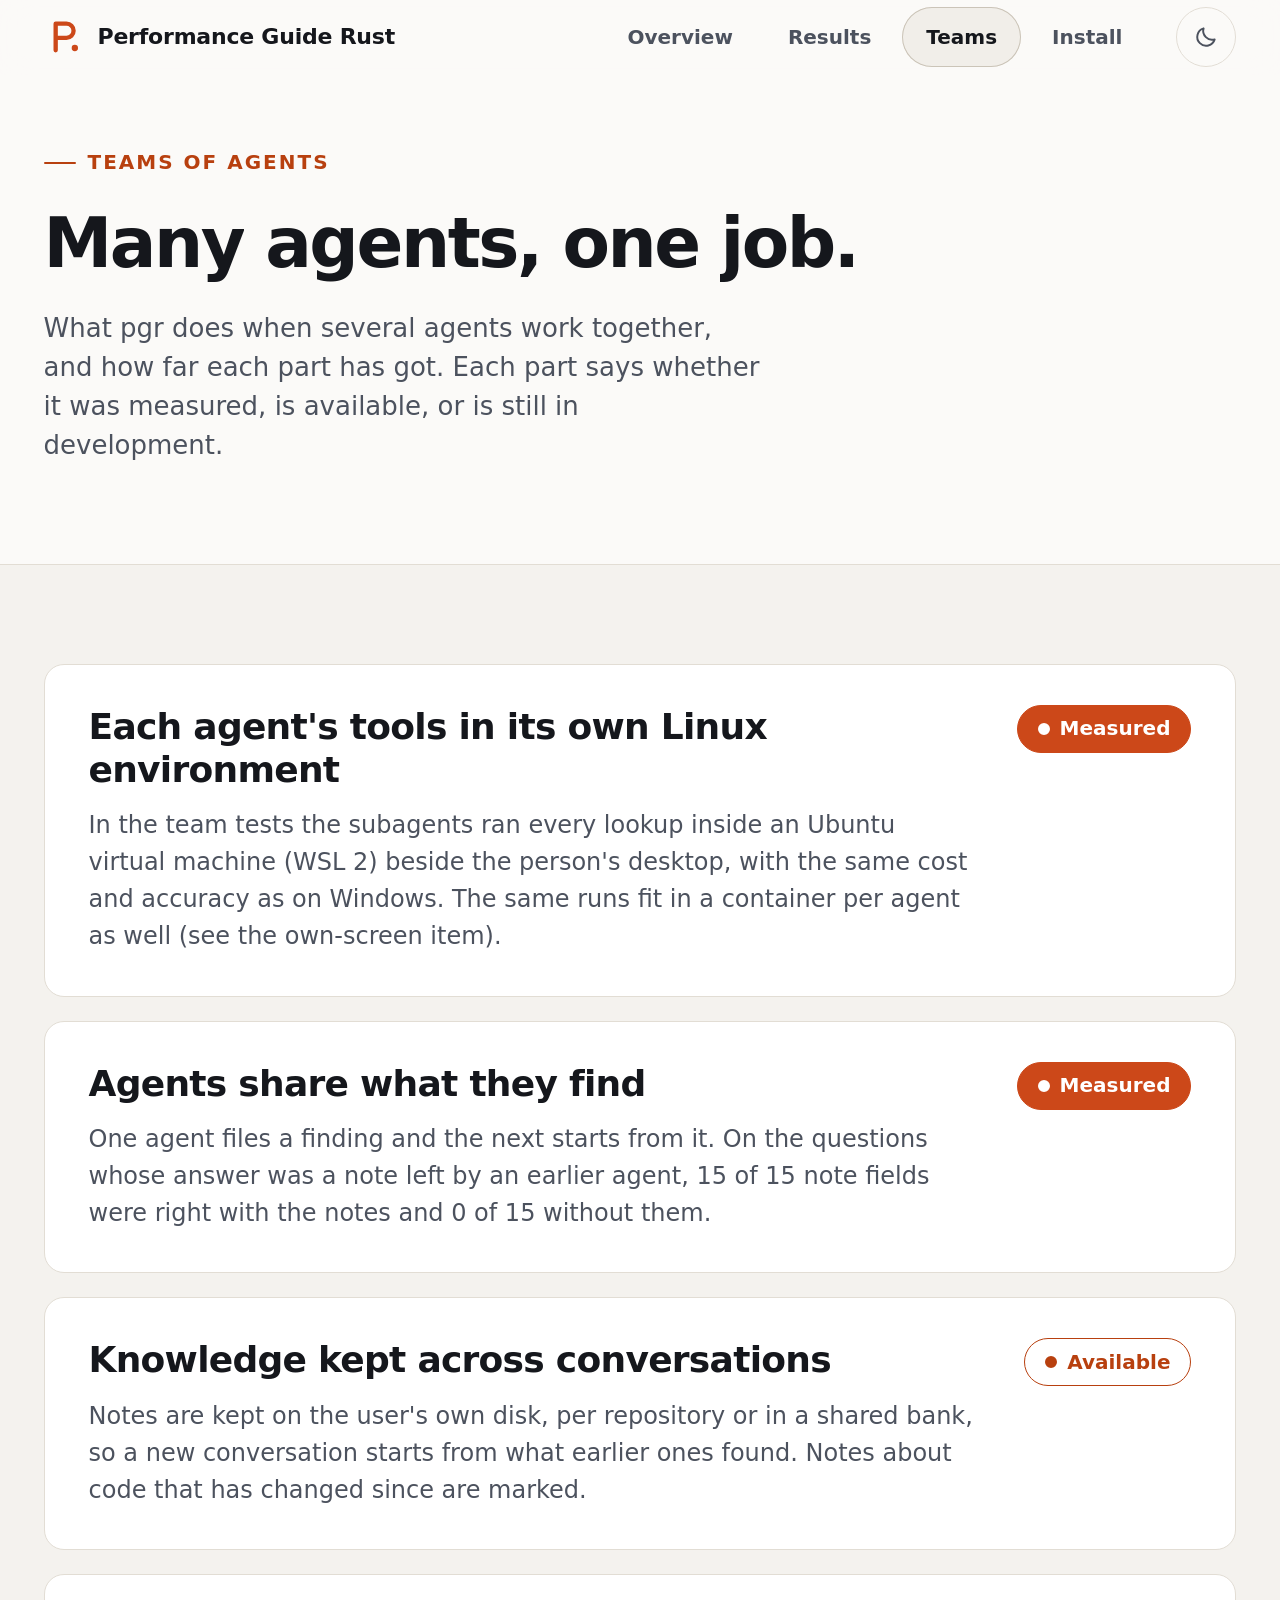
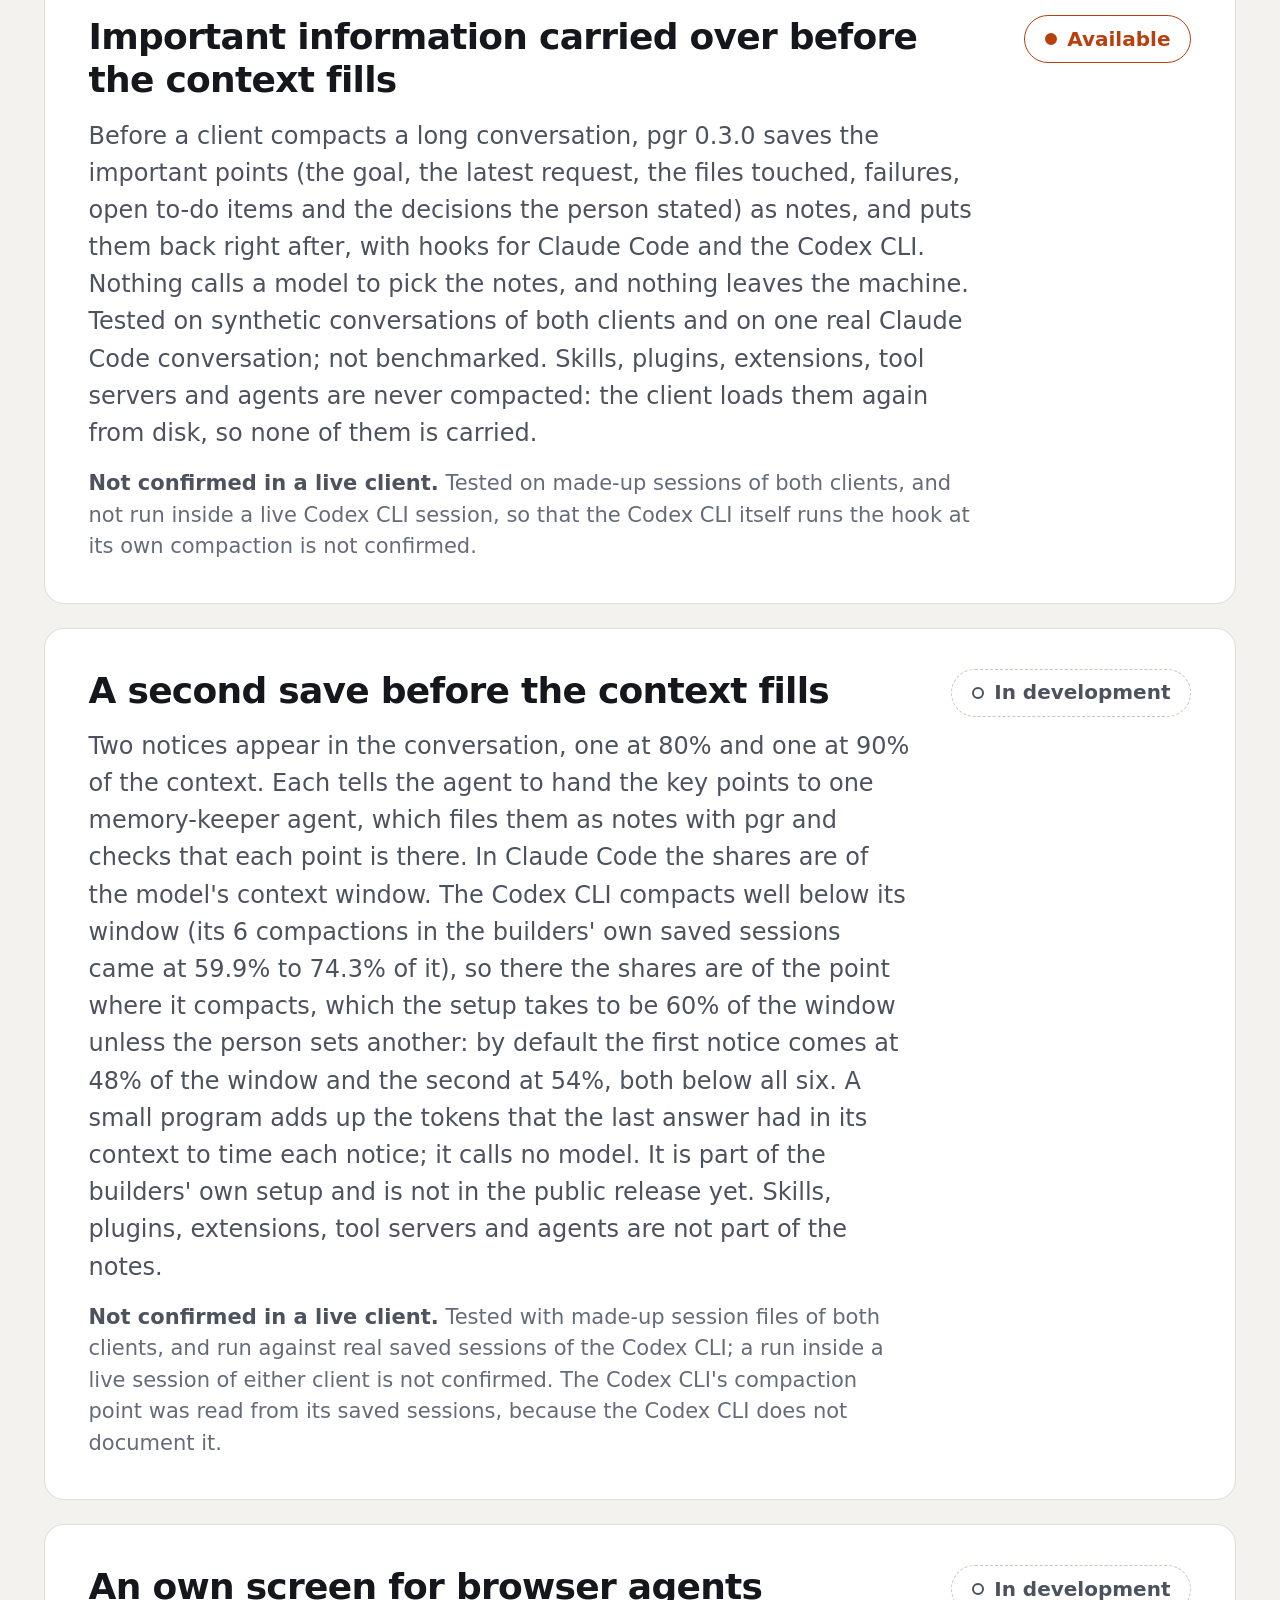
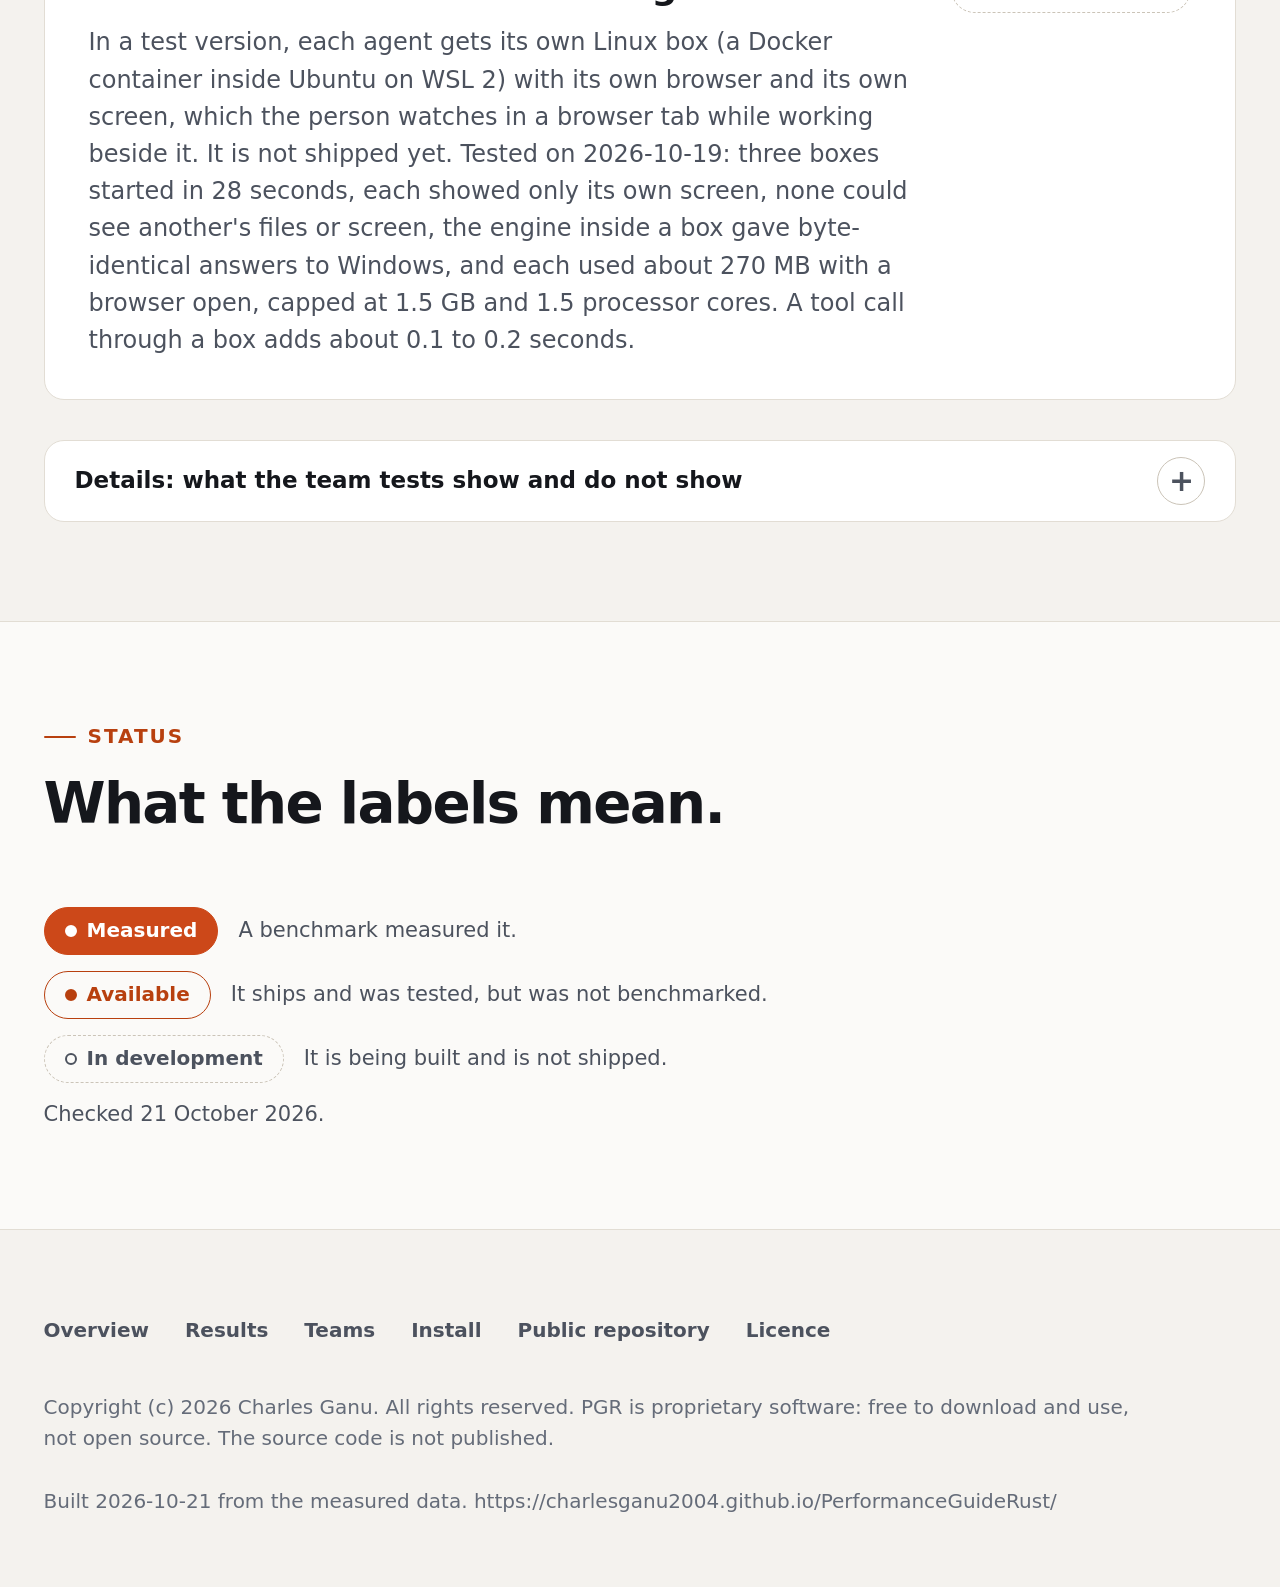
<file: docs/teams.html>
<!doctype html>
<html lang="en">
<head>
<meta charset="utf-8">
<meta name="viewport" content="width=device-width, initial-scale=1">
<meta name="color-scheme" content="dark light">
<meta name="theme-color" content="#0c0d10">
<title>Teams of agents: Performance Guide Rust (PGR)</title>
<meta name="description" content="What Performance Guide Rust (PGR) does when several AI agents work together, with the honest status of each part: measured, available or in development.">
<meta property="og:title" content="Teams of agents: Performance Guide Rust (PGR)">
<meta property="og:description" content="What pgr does for teams of agents, and how far each part has got.">
<meta property="og:type" content="website">
<link rel="icon" href="data:image/svg+xml,%3Csvg xmlns='http://www.w3.org/2000/svg' viewBox='0 0 24 24'%3E%3Cpath d='M7 4v16M7 4h6.5a4.25 4.25 0 0 1 0 8.5H7' fill='none' stroke='%23ff7a3d' stroke-width='3.2' stroke-linecap='round' stroke-linejoin='round'/%3E%3Ccircle cx='18.5' cy='18.6' r='1.9' fill='%23ff7a3d'/%3E%3C/svg%3E">
<script>(function () { var r = document.documentElement; r.className += " js"; try { var t = localStorage.getItem("pgr-theme"); if (t === "light" || t === "dark") r.setAttribute("data-theme", t); } catch (e) { /* no storage: follow the system */ } })();</script>
<link rel="stylesheet" href="assets/site.css?v=031868c5">
</head>
<body class="teams">
<a class="skip" href="#main">Skip to content</a>
<!--slot:nav--><header class="nav" id="nav">
    <div class="nav-in">
      <a class="brand" href="index.html" aria-label="Performance Guide Rust (PGR), overview"><svg class="logo" viewBox="0 0 24 24" aria-hidden="true" focusable="false"><path d="M7 4v16M7 4h6.5a4.25 4.25 0 0 1 0 8.5H7"/><circle cx="18.5" cy="18.6" r="1.9"/></svg><span>Performance Guide Rust</span></a>
      <nav class="nav-links" aria-label="Pages">
        <a href="index.html">Overview</a>
        <a href="results.html">Results</a>
        <a href="teams.html" aria-current="page">Teams</a>
        <a href="install.html">Install</a>
      </nav>
      <button type="button" class="icon-btn" data-theme-toggle aria-label="Switch between the dark and the light theme"><svg viewBox="0 0 24 24" aria-hidden="true" focusable="false"><g class="sun"><circle cx="12" cy="12" r="4.2"/><path d="M12 2.8v2.4M12 18.8v2.4M2.8 12h2.4M18.8 12h2.4M5.5 5.5l1.7 1.7M16.8 16.8l1.7 1.7M5.5 18.5l1.7-1.7M16.8 7.2l1.7-1.7"/></g><path class="moon" d="M20 14.2A8.2 8.2 0 0 1 9.8 4a8.2 8.2 0 1 0 10.2 10.2z"/></svg></button>
    </div>
  </header><!--/slot:nav-->
<main id="main">

  <section class="screen" id="top" aria-labelledby="title" style="padding-top:clamp(3rem,8vh,6rem)">
    <div class="wrap stack">
      <p class="eyebrow">Teams of agents</p>
      <h1 id="title" class="display" aria-label="Many agents, one job."><span class="w" aria-hidden="true" style="--i:0"><span>Many</span></span> <span class="w" aria-hidden="true" style="--i:1"><span>agents,</span></span> <span class="w" aria-hidden="true" style="--i:2"><span>one</span></span> <span class="w" aria-hidden="true" style="--i:3"><span>job.</span></span></h1>
      <p class="lede">What pgr does when several agents work together, and how far each part has got. Each part says whether it was measured, is available, or is still in development.</p>
    </div>
  </section>

  <section class="screen screen--alt" id="items" aria-labelledby="items-h">
    <div class="wrap">
      <h2 id="items-h" class="sr-only">The parts</h2>
      <!--slot:items--><div class="item-list">
      <article class="item rv"><div><h2>Each agent&#x27;s tools in its own Linux environment</h2><p>In the team tests the subagents ran every lookup inside an Ubuntu virtual machine (WSL 2) beside the person&#x27;s desktop, with the same cost and accuracy as on Windows. The same runs fit in a container per agent as well (see the own-screen item).</p></div><span class="chip chip--measured">Measured</span></article>
      <article class="item rv"><div><h2>Agents share what they find</h2><p>One agent files a finding and the next starts from it. On the questions whose answer was a note left by an earlier agent, 15 of 15 note fields were right with the notes and 0 of 15 without them.</p></div><span class="chip chip--measured">Measured</span></article>
      <article class="item rv"><div><h2>Knowledge kept across conversations</h2><p>Notes are kept on the user&#x27;s own disk, per repository or in a shared bank, so a new conversation starts from what earlier ones found. Notes about code that has changed since are marked.</p></div><span class="chip chip--available">Available</span></article>
      <article class="item rv"><div><h2>Important information carried over before the context fills</h2><p>Before a client compacts a long conversation, pgr 0.3.0 saves the important points (the goal, the latest request, the files touched, failures, open to-do items and the decisions the person stated) as notes, and puts them back right after, with hooks for Claude Code and the Codex CLI. Nothing calls a model to pick the notes, and nothing leaves the machine. Tested on synthetic conversations of both clients and on one real Claude Code conversation; not benchmarked. Skills, plugins, extensions, tool servers and agents are never compacted: the client loads them again from disk, so none of them is carried.</p><p class="fine"><b>Not confirmed in a live client.</b> Tested on made-up sessions of both clients, and not run inside a live Codex CLI session, so that the Codex CLI itself runs the hook at its own compaction is not confirmed.</p></div><span class="chip chip--available">Available</span></article>
      <article class="item rv"><div><h2>A second save before the context fills</h2><p>Two notices appear in the conversation, one at 80% and one at 90% of the context. Each tells the agent to hand the key points to one memory-keeper agent, which files them as notes with pgr and checks that each point is there. In Claude Code the shares are of the model&#x27;s context window. The Codex CLI compacts well below its window (its 6 compactions in the builders&#x27; own saved sessions came at 59.9% to 74.3% of it), so there the shares are of the point where it compacts, which the setup takes to be 60% of the window unless the person sets another: by default the first notice comes at 48% of the window and the second at 54%, both below all six. A small program adds up the tokens that the last answer had in its context to time each notice; it calls no model. It is part of the builders&#x27; own setup and is not in the public release yet. Skills, plugins, extensions, tool servers and agents are not part of the notes.</p><p class="fine"><b>Not confirmed in a live client.</b> Tested with made-up session files of both clients, and run against real saved sessions of the Codex CLI; a run inside a live session of either client is not confirmed. The Codex CLI&#x27;s compaction point was read from its saved sessions, because the Codex CLI does not document it.</p></div><span class="chip chip--dev">In development</span></article>
      <article class="item rv"><div><h2>An own screen for browser agents</h2><p>In a test version, each agent gets its own Linux box (a Docker container inside Ubuntu on WSL 2) with its own browser and its own screen, which the person watches in a browser tab while working beside it. It is not shipped yet. Tested on 2026-10-19: three boxes started in 28 seconds, each showed only its own screen, none could see another&#x27;s files or screen, the engine inside a box gave byte-identical answers to Windows, and each used about 270 MB with a browser open, capped at 1.5 GB and 1.5 processor cores. A tool call through a box adds about 0.1 to 0.2 seconds.</p></div><span class="chip chip--dev">In development</span></article>
    </div><!--/slot:items-->
      <div class="after"><!--slot:details--><details class="more rv"><summary>Details: what the team tests show and do not show</summary><div class="more-body"><p>The note-sharing result comes from a small set of questions that the builders wrote so that each answer needs a note an earlier agent filed. With the notes, 15 of 15 note fields were right; with none, 0 of 15. It shows that notes are passed on and used. It is not a test that nobody tuned for.</p><p>On the ordinary lookup questions of the Results page, a team (Claude Opus 5.5 orchestrating, Claude Haiku 5.5 answering) used 14% to 34% more tokens when its agents shared notes, and no answer got better: 24 of 24 runs were fully correct with the notes and without.</p></div></details><!--/slot:details--></div>
    </div>
  </section>

  <section class="screen" id="status" aria-labelledby="status-h">
    <div class="wrap">
      <div class="screen-head rv"><p class="eyebrow">Status</p><h2 class="title" id="status-h">What the labels mean.</h2></div>
      <!--slot:legend--><ul class="legend rv"><li><span class="chip chip--measured">Measured</span><span>A benchmark measured it.</span></li><li><span class="chip chip--available">Available</span><span>It ships and was tested, but was not benchmarked.</span></li><li><span class="chip chip--dev">In development</span><span>It is being built and is not shipped.</span></li><li class="fine">Checked 21 October 2026.</li></ul><!--/slot:legend-->
    </div>
  </section>

</main>
<!--slot:foot--><footer class="foot">
  <div class="wrap foot-in">
    <nav aria-label="More"><a href="index.html">Overview</a><a href="results.html">Results</a><a href="teams.html">Teams</a><a href="install.html">Install</a><a href="https://github.com/Charlesganu2004/PerformanceGuideRust">Public repository</a><a href="https://github.com/Charlesganu2004/PerformanceGuideRust/blob/main/LICENSE.txt">Licence</a></nav>
    <p>Copyright (c) 2026 Charles Ganu. All rights reserved. PGR is proprietary software: free to download and use, not open source. The source code is not published.</p>
    <p>Built 2026-10-21 from the measured data. https://charlesganu2004.github.io/PerformanceGuideRust/</p>
  </div>
</footer><!--/slot:foot-->
<script src="data/showcase.js?v=a7c671f1" defer></script>
<script src="assets/site.js?v=b75e6222" defer></script>
</body>
</html>
</file>
<file: docs/assets/site.css>
/* Performance Guide Rust site. One theme in two lights, one rust accent, one radius scale.
   Built for a desktop screen: the root size grows with the window (20 px up to 1536 wide, 25 px at 1920, 28 px from 2150),
   body text is never under 20 px at the common sizes, every control is at least 3 rem (60 px) tall, and each section holds
   one idea and one big number. Motion is transform and opacity only and stops for people who ask for less. */

:root {
  color-scheme: dark;
  --bg: #0c0d10;
  --bg-2: #101216;
  --surface: #15181d;
  --surface-2: #1d2128;
  --line: #2a2f38;
  --line-2: #3b424d;
  --text: #f5f6f8;
  --muted: #b3b9c4;
  --faint: #8c94a1;
  --accent: #ff7a3d;
  --accent-ink: #ff9461;
  --on-accent: #1c0d04;
  --accent-soft: rgba(255, 122, 61, .14);
  --bar-ref: #4a515d;
  --glass: rgba(12, 13, 16, .82);
  --code-bg: #0a0b0e;
  --shadow: 0 30px 60px -34px rgba(0, 0, 0, .8);

  --font: "Segoe UI Variable Display", "Segoe UI Variable Text", "Segoe UI", system-ui, -apple-system, "Helvetica Neue", Arial, sans-serif;
  --mono: "Cascadia Mono", "SF Mono", ui-monospace, Menlo, Consolas, monospace;

  /* one radius scale: small, large, pill */
  --r-s: 10px;
  --r-l: 20px;
  --r-pill: 999px;

  --nav-h: 3.7rem;
  --control: 3rem;
  --gut: clamp(1.25rem, 3.4vw, 4.5rem);
  --wrap: min(100% - 2 * var(--gut), 78rem);
  --ease: cubic-bezier(.22, .8, .24, 1);
}

@media (prefers-color-scheme: light) {
  :root:not([data-theme="dark"]) {
    color-scheme: light;
    --bg: #fbfaf8;
    --bg-2: #f4f2ee;
    --surface: #ffffff;
    --surface-2: #f1eee9;
    --line: #e2ddd4;
    --line-2: #cbc4b8;
    --text: #15171c;
    --muted: #4c525e;
    --faint: #656c79;
    --accent: #cc4819;
    --accent-ink: #b8400f;
    --on-accent: #ffffff;
    --accent-soft: rgba(204, 72, 25, .10);
    --bar-ref: #b9b2a5;
    --glass: rgba(251, 250, 248, .86);
    --code-bg: #15171c;
    --shadow: 0 30px 60px -38px rgba(60, 40, 20, .35);
  }
}

:root[data-theme="light"] {
  color-scheme: light;
  --bg: #fbfaf8;
  --bg-2: #f4f2ee;
  --surface: #ffffff;
  --surface-2: #f1eee9;
  --line: #e2ddd4;
  --line-2: #cbc4b8;
  --text: #15171c;
  --muted: #4c525e;
  --faint: #656c79;
  --accent: #cc4819;
  --accent-ink: #b8400f;
  --on-accent: #ffffff;
  --accent-soft: rgba(204, 72, 25, .10);
  --bar-ref: #b9b2a5;
  --glass: rgba(251, 250, 248, .86);
  --code-bg: #15171c;
  --shadow: 0 30px 60px -38px rgba(60, 40, 20, .35);
}

/* ---------- base ---------- */

*, *::before, *::after { box-sizing: border-box; }
html { font-size: clamp(20px, 1.3vw, 28px); -webkit-text-size-adjust: 100%; scroll-behavior: smooth; scroll-padding-top: calc(var(--nav-h) + 1rem); }
@media (max-width: 760px) { html { font-size: 18px; } }
body { margin: 0; background: var(--bg); color: var(--text); font-family: var(--font); font-size: 1rem; line-height: 1.55; font-feature-settings: "tnum" 1; -webkit-font-smoothing: antialiased; text-rendering: optimizeLegibility; }
h1, h2, h3, p, ul, ol, figure, dl, dd { margin: 0; }
ul, ol { padding: 0; list-style: none; }
img, svg, video { display: block; max-width: 100%; }
a { color: inherit; text-decoration-color: color-mix(in oklab, currentColor 40%, transparent); text-underline-offset: .2em; }
a:hover { text-decoration-color: currentColor; }
button { font: inherit; color: inherit; background: none; border: 0; padding: 0; cursor: pointer; }
code, kbd, pre { font-family: var(--mono); }
:focus-visible { outline: 3px solid var(--accent-ink); outline-offset: 3px; border-radius: var(--r-s); }
::selection { background: var(--accent); color: var(--on-accent); }
.sr-only { position: absolute; width: 1px; height: 1px; overflow: hidden; clip: rect(0 0 0 0); white-space: nowrap; }
.skip { position: absolute; left: 1rem; top: -4rem; z-index: 100; background: var(--accent); color: var(--on-accent); padding: .8rem 1.2rem; border-radius: var(--r-s); font-weight: 600; }
.skip:focus { top: 1rem; }
.wrap { width: var(--wrap); margin-inline: auto; }

/* a single column of content never grows wider than its container, however long a line of it is */
.hero-copy, .stack, .screen-head, .cmd, .lane, .group, .item-list, .legend, .more-body, .dl, .bullets, .films, .foot-in, .replay, .chart { grid-template-columns: minmax(0, 1fr); }

/* ---------- navigation ---------- */

.nav { position: sticky; top: 0; z-index: 50; background: var(--glass); backdrop-filter: blur(16px) saturate(1.2); -webkit-backdrop-filter: blur(16px) saturate(1.2); border-bottom: 1px solid transparent; transition: border-color .2s; }
.nav.scrolled { border-bottom-color: var(--line); }
.nav-in { display: flex; align-items: center; gap: 1.5rem; min-height: var(--nav-h); width: var(--wrap); margin-inline: auto; }
.brand { display: inline-flex; align-items: center; gap: .7rem; min-height: var(--control); font-weight: 700; font-size: 1.1rem; letter-spacing: -.01em; text-decoration: none; }
.logo { width: 2rem; height: 2rem; fill: none; stroke: var(--accent); stroke-width: 2.6; stroke-linecap: round; stroke-linejoin: round; }
.logo circle { fill: var(--accent); stroke: none; }
.nav-links { display: flex; gap: .35rem; margin-left: auto; }
.nav-links a { display: inline-flex; align-items: center; min-height: var(--control); padding: 0 1.2rem; border-radius: var(--r-pill); color: var(--muted); font-weight: 560; text-decoration: none; transition: background .15s, color .15s; }
.nav-links a:hover { color: var(--text); background: var(--surface-2); }
.nav-links a[aria-current="page"] { color: var(--text); background: var(--surface-2); box-shadow: inset 0 0 0 1px var(--line-2); }
.icon-btn { display: inline-grid; place-items: center; width: var(--control); height: var(--control); border-radius: var(--r-pill); color: var(--muted); border: 1px solid var(--line); transition: color .15s, border-color .15s, background .15s; }
.icon-btn:hover { color: var(--text); border-color: var(--line-2); background: var(--surface-2); }
.icon-btn svg { width: 1.3rem; height: 1.3rem; fill: none; stroke: currentColor; stroke-width: 1.8; stroke-linecap: round; stroke-linejoin: round; }
.icon-btn .moon { display: none; }
:root[data-theme="light"] .icon-btn .sun { display: none; }
:root[data-theme="light"] .icon-btn .moon { display: block; }
@media (prefers-color-scheme: light) {
  :root:not([data-theme="dark"]) .icon-btn .sun { display: none; }
  :root:not([data-theme="dark"]) .icon-btn .moon { display: block; }
}
/* The name "Performance Guide Rust" next to the four links needs about 900 px of the bar: below 1000 px the logo stands alone. */
@media (max-width: 1000px) { .brand span { display: none; } }
@media (max-width: 760px) { .nav-in { gap: .4rem; } .nav-links a { padding: 0 .7rem; } }
@media (max-width: 480px) { .nav-links { gap: 0; } .nav-links a { padding: 0 .5rem; font-size: .9rem; } .icon-btn { width: 48px; height: 48px; } }

/* ---------- type ---------- */

.eyebrow { display: inline-flex; align-items: center; gap: .6rem; font-size: 1rem; font-weight: 700; letter-spacing: .1em; text-transform: uppercase; color: var(--accent-ink); }
.eyebrow::before { content: ""; width: 1.6rem; height: 2px; background: currentColor; border-radius: 2px; }
.display { font-size: clamp(3rem, 5.4vw, 6.6rem); line-height: 1.02; letter-spacing: -.035em; font-weight: 720; text-wrap: balance; }
.display .w { display: inline-block; overflow: hidden; vertical-align: top; padding-bottom: .12em; margin-bottom: -.12em; }
.display .w > span { display: inline-block; }
.title { font-size: clamp(2.5rem, 4.4vw, 5rem); line-height: 1.06; letter-spacing: -.03em; font-weight: 700; }
.lede { font-size: 1.3rem; line-height: 1.5; color: var(--muted); max-width: 36rem; }
.lede b, .lede strong { color: var(--text); font-weight: 600; }
.fine { font-size: 1rem; line-height: 1.5; color: var(--faint); }
.mono { font-family: var(--mono); }
.accent { color: var(--accent-ink); }

/* ---------- sections ---------- */

.screen { position: relative; padding-block: clamp(4rem, 11vh, 8rem); }
.screen + .screen { border-top: 1px solid var(--line); }
.screen--alt { background: var(--bg-2); }
.screen-head { display: grid; gap: 1.1rem; margin-bottom: clamp(2.2rem, 5vh, 3.6rem); }
.screen-head .lede { max-width: 40rem; }
.stack { display: grid; gap: clamp(1.5rem, 3vh, 2.4rem); }

/* ---------- controls ---------- */

.btn-row { display: flex; flex-wrap: wrap; gap: .9rem; }
.btn { display: inline-flex; align-items: center; justify-content: center; gap: .6rem; min-height: var(--control); padding: 0 1.7rem; border-radius: var(--r-pill); font-weight: 650; font-size: 1.05rem; text-decoration: none; border: 1px solid var(--line-2); background: transparent; color: var(--text); transition: transform .15s var(--ease), background .15s, border-color .15s; }
.btn:hover { background: var(--surface-2); border-color: var(--faint); }
.btn:active { transform: translateY(1px); }
.btn--primary { background: var(--accent); border-color: var(--accent); color: var(--on-accent); }
.btn--primary:hover { background: var(--accent-ink); border-color: var(--accent-ink); }
.btn svg { width: 1.2rem; height: 1.2rem; fill: none; stroke: currentColor; stroke-width: 2; stroke-linecap: round; stroke-linejoin: round; }

.seg { display: inline-flex; padding: .3rem; gap: .3rem; border: 1px solid var(--line); border-radius: var(--r-pill); background: var(--surface); }
.seg button { min-height: max(48px, calc(var(--control) - .6rem)); padding: 0 1.3rem; border-radius: var(--r-pill); font-weight: 600; color: var(--muted); transition: background .15s, color .15s; }
.seg button:hover { color: var(--text); }
.seg button[aria-checked="true"] { background: var(--accent); color: var(--on-accent); }
.seg button:focus-visible { outline-offset: 1px; }
/* the three model names do not fit side by side on a phone: the choices wrap, in a rounded box and no longer a pill */
@media (max-width: 760px) { .seg { flex-wrap: wrap; max-width: 100%; border-radius: var(--r-l); } .seg button { flex: 1 1 auto; } }

/* the install command */
.cmd { display: grid; gap: .9rem; }
.cmd-top { display: flex; flex-wrap: wrap; align-items: center; gap: .6rem 1.2rem; }
.cmd-top .cmd-note { margin: 0; }
.cmd-line { display: flex; align-items: center; gap: .4rem; background: var(--code-bg); border: 1px solid var(--line-2); border-radius: var(--r-l); padding: .5rem .5rem .5rem 1.4rem; min-height: 4.2rem; }
.cmd-line[hidden] { display: none; }
.cmd-code { flex: 1; min-width: 0; font-family: var(--mono); font-size: 1rem; line-height: 1.5; color: #f0f1f3; white-space: pre-wrap; overflow-wrap: anywhere; word-break: break-all; padding-block: .5rem; }
.cmd-multi { word-break: normal; }
.cmd-code .p { color: var(--accent); user-select: none; }
.copy { display: inline-flex; align-items: center; gap: .55rem; min-height: var(--control); padding: 0 1.3rem; border-radius: var(--r-pill); background: var(--accent); color: var(--on-accent); font-weight: 700; font-size: 1rem; flex: none; transition: background .15s, transform .15s var(--ease); }
.copy:hover { background: var(--accent-ink); }
.copy:active { transform: translateY(1px); }
.copy svg { width: 1.15rem; height: 1.15rem; fill: none; stroke: currentColor; stroke-width: 2.2; stroke-linecap: round; stroke-linejoin: round; }
.copy .done { display: none; }
.copy.is-done .done { display: inline; }
.copy.is-done .todo { display: none; }
.cmd-note { color: var(--faint); font-size: 1rem; }
.cmd-note[hidden] { display: none; }

/* ---------- the first screen ---------- */

.hero { padding-block: clamp(1.4rem, 4vh, 3.2rem) clamp(3rem, 8vh, 6rem); min-height: calc(100svh - var(--nav-h)); display: grid; align-items: center; background: radial-gradient(60rem 36rem at 85% -10%, var(--accent-soft), transparent 70%); }
.hero-grid { display: grid; grid-template-columns: minmax(0, 1.08fr) minmax(0, 1fr); gap: clamp(2.5rem, 5vw, 5rem); align-items: center; }
.hero-copy { display: grid; gap: 1.2rem; }
.hero-copy .display { margin-top: .2rem; }
.hero-copy .lede { max-width: 36rem; font-size: 1.2rem; }
.hero-side { display: grid; gap: 1.4rem; grid-template-columns: minmax(0, 1fr); }
.hero .cmd-note { display: none; }
@media (max-width: 1000px) { .hero-grid { grid-template-columns: 1fr; } }

/* the replay: one measured case, drawn as turns */
.replay { position: relative; border: 1px solid var(--line-2); border-radius: var(--r-l); background: var(--surface); padding: 1.2rem 1.5rem 1.1rem; box-shadow: var(--shadow); display: grid; gap: .9rem; }
.replay-top { display: flex; align-items: center; justify-content: space-between; gap: 1rem; }
.replay-top .eyebrow { margin: 0; }
.replay-btn { min-height: var(--control); padding: 0 1.1rem; border-radius: var(--r-pill); border: 1px solid var(--line-2); color: var(--muted); font-weight: 600; display: inline-flex; align-items: center; gap: .5rem; }
.replay-btn:hover { color: var(--text); background: var(--surface-2); }
.replay-btn svg { width: 1.1rem; height: 1.1rem; fill: none; stroke: currentColor; stroke-width: 2; stroke-linecap: round; stroke-linejoin: round; }
.lane { display: grid; gap: .45rem; }
.lane-head { display: flex; align-items: baseline; justify-content: space-between; gap: 1rem; flex-wrap: wrap; }
.lane-name { font-weight: 650; font-size: 1.05rem; }
.lane-read { color: var(--muted); font-size: 1rem; }
.lane-read b { font-size: 1.7rem; letter-spacing: -.02em; color: var(--text); font-weight: 720; }
.track { display: flex; height: 2.4rem; border-radius: var(--r-s); background: var(--bg-2); border: 1px solid var(--line); overflow: hidden; }
.blk { display: grid; place-items: center; flex: none; width: var(--w); height: 100%; background: var(--bar-ref); color: #fff; font-weight: 700; font-size: 1.05rem; border-right: 2px solid var(--surface); }
.lane--best .blk { background: var(--accent); color: var(--on-accent); }
.js .replay .blk { transform: scaleX(0); transform-origin: left; opacity: 0; }
.js .replay.run .blk { animation: land .5s var(--ease) forwards; animation-delay: calc(var(--i) * .55s + .3s); }
.js .replay.run .lane--best .blk { animation-delay: 2.7s; }
.js .replay.done .blk { transform: none; opacity: 1; animation: none; }
@keyframes land { from { transform: scaleX(0); opacity: 0; } to { transform: none; opacity: 1; } }
.delta { display: flex; align-items: baseline; gap: .9rem; flex-wrap: wrap; border-top: 1px solid var(--line); padding-top: .9rem; }
.delta b { font-size: clamp(2.8rem, 4vw, 4.4rem); line-height: 1; letter-spacing: -.04em; color: var(--accent-ink); font-weight: 760; }
.delta span { font-size: 1.25rem; color: var(--muted); }
.js .replay .delta { opacity: 0; transform: translateY(8px); }
.js .replay.run .delta { animation: rise .6s var(--ease) 3.3s forwards; }
.js .replay.done .delta { opacity: 1; transform: none; animation: none; }
@keyframes rise { to { opacity: 1; transform: none; } }

/* ---------- big numbers ---------- */

.num { display: block; font-size: clamp(4.5rem, 10vw, 12rem); line-height: .94; letter-spacing: -.05em; font-weight: 780; color: var(--text); font-variant-numeric: tabular-nums; }
.num .u { font-size: .42em; letter-spacing: -.02em; color: var(--muted); font-weight: 620; margin-left: .15em; }
.num--accent { color: var(--accent-ink); }
.stat-label { font-size: 1.4rem; line-height: 1.4; color: var(--muted); max-width: 34rem; margin-top: 1rem; }
.stat-label b { color: var(--text); font-weight: 600; }
.stats { display: grid; grid-template-columns: repeat(3, minmax(0, 1fr)); gap: 1rem; }
.stats > div { border: 1px solid var(--line); border-radius: var(--r-l); padding: 1.5rem 1.6rem; background: var(--surface); display: grid; gap: .5rem; align-content: start; }
.stats b { font-size: clamp(2.2rem, 3.4vw, 3.6rem); line-height: 1; letter-spacing: -.035em; font-weight: 740; }
.stats span { color: var(--muted); font-size: 1.05rem; line-height: 1.4; }
@media (max-width: 1000px) { .stats { grid-template-columns: 1fr; } }

.pair { display: grid; grid-template-columns: repeat(2, minmax(0, 1fr)); gap: 1.4rem; }
.pair > div { border: 1px solid var(--line); border-radius: var(--r-l); padding: 1.8rem; background: var(--surface); }
.pair > div.best { border-color: var(--accent); background: linear-gradient(180deg, var(--accent-soft), transparent 70%), var(--surface); }
.pair .num { font-size: clamp(4rem, 8vw, 9rem); }
.pair p { color: var(--muted); font-size: 1.15rem; margin-top: .8rem; }
@media (max-width: 1000px) { .pair { grid-template-columns: 1fr; } }

/* ---------- rows, chips, notes ---------- */

.rows { border-top: 1px solid var(--line); }
.row { display: grid; grid-template-columns: minmax(0, 1fr) auto; gap: 1rem 2rem; align-items: start; padding: 1.7rem 0; border-bottom: 1px solid var(--line); }
.row h3 { font-size: 1.55rem; line-height: 1.25; letter-spacing: -.015em; font-weight: 680; }
.row p { color: var(--muted); font-size: 1.1rem; margin-top: .55rem; max-width: 46rem; }
.row .row-note { font-size: 1.05rem; color: var(--faint); }
.row .cmdpill { display: inline-block; margin-top: .9rem; font-family: var(--mono); font-size: 1rem; padding: .5rem .9rem; border-radius: var(--r-s); background: var(--code-bg); color: #f0f1f3; border: 1px solid var(--line-2); overflow-wrap: anywhere; }
.chip { display: inline-flex; align-items: center; gap: .5rem; min-height: 2.4rem; padding: 0 1rem; border-radius: var(--r-pill); font-size: 1rem; font-weight: 700; white-space: nowrap; border: 1px solid var(--line-2); color: var(--muted); }
.chip::before { content: ""; width: .6rem; height: .6rem; border-radius: 50%; border: 2px solid currentColor; }
.chip--measured { background: var(--accent); border-color: var(--accent); color: var(--on-accent); }
.chip--measured::before { background: currentColor; }
.chip--available { color: var(--accent-ink); border-color: var(--accent-ink); }
.chip--available::before { background: currentColor; }
.chip--dev { border-style: dashed; color: var(--muted); }
.chip--mixed { border-style: dashed; color: var(--accent-ink); border-color: var(--accent-ink); }
.chip--mixed::before { background: linear-gradient(90deg, currentColor 50%, transparent 50%); }
.chip--plain::before { display: none; }
@media (max-width: 760px) { .row { grid-template-columns: 1fr; } }

.item-list { display: grid; gap: 1.2rem; }
.item { display: grid; grid-template-columns: minmax(0, 1fr) auto; gap: 1rem 2rem; align-items: start; border: 1px solid var(--line); border-radius: var(--r-l); padding: 2rem 2.2rem; background: var(--surface); }
.item h2, .item h3 { font-size: 1.8rem; line-height: 1.2; letter-spacing: -.02em; font-weight: 700; }
.item p { color: var(--muted); font-size: 1.2rem; margin-top: .8rem; max-width: 50rem; }
@media (max-width: 760px) { .item { grid-template-columns: 1fr; } }
.legend { display: grid; gap: .8rem; padding: 1.4rem 0 0; }
.legend li { display: flex; align-items: baseline; gap: 1rem; flex-wrap: wrap; color: var(--muted); font-size: 1.05rem; }

.note { border-left: 3px solid var(--accent); padding: .3rem 0 .3rem 1.4rem; font-size: 1.15rem; color: var(--muted); max-width: 48rem; }
.note b { color: var(--text); font-weight: 600; }
.note p + p { margin-top: .9rem; }

/* a second result inside a section (the graphics card under the neural network), set apart by a rule and a heading of its own */
.subsection { display: grid; grid-template-columns: minmax(0, 1fr); gap: clamp(1.5rem, 3vh, 2.4rem); border-top: 1px solid var(--line); padding-top: clamp(2rem, 5vh, 3.4rem); margin-top: .5rem; }
.sub-head { font-size: clamp(1.7rem, 2.6vw, 2.5rem); line-height: 1.12; letter-spacing: -.025em; font-weight: 700; text-wrap: balance; }

/* the line under a team item that says what was not confirmed in a live client */
.item p.fine { font-size: 1.05rem; color: var(--faint); }
.item p.fine b { color: var(--muted); font-weight: 650; }

/* a run of copy under a block, and the two halves of a pair */
.after { margin-top: 2rem; }
.pair .title { font-size: 2rem; line-height: 1.15; }
.pair .bullets { margin-top: 1.2rem; }

/* a link inside running text still has a hit area of a control: the padding is not part of the line */
.more-body p a, .note a, .view-note a, .fine a { padding-block: .85rem; }

/* ---------- details ---------- */

.more { border: 1px solid var(--line); border-radius: var(--r-l); background: var(--surface); }
.more-list { display: grid; gap: 1rem; grid-template-columns: minmax(0, 1fr); }
.more > summary { list-style: none; cursor: pointer; display: flex; align-items: center; justify-content: space-between; gap: 1rem; min-height: 4rem; padding: .6rem 1.5rem; font-weight: 650; font-size: 1.15rem; border-radius: var(--r-l); }
.more > summary::-webkit-details-marker { display: none; }
.more > summary::after { content: "+"; display: grid; place-items: center; width: 2.4rem; height: 2.4rem; border-radius: 50%; border: 1px solid var(--line-2); font-size: 1.5rem; line-height: 1; color: var(--muted); flex: none; }
.more[open] > summary::after { content: "\2212"; }
.more > summary:hover { background: var(--surface-2); }
.more-body { padding: .4rem 1.6rem 1.8rem; display: grid; gap: 1.2rem; }
.more-body p, .more-body li { font-size: 1.05rem; color: var(--muted); max-width: 52rem; }
.more-body h3 { font-size: 1.2rem; font-weight: 680; margin-top: .6rem; }
.more-body b { color: var(--text); font-weight: 620; }
.bullets { display: grid; gap: .8rem; }
.bullets li { position: relative; padding-left: 1.5rem; }
.bullets li::before { content: ""; position: absolute; left: 0; top: .72em; width: .55rem; height: .55rem; border-radius: 50%; background: var(--accent); }
.dl { display: grid; gap: 1rem; }
.dl div { display: grid; gap: .25rem; }
.dl dt { font-weight: 650; color: var(--text); font-size: 1.05rem; }
.dl dd { color: var(--muted); font-size: 1.05rem; max-width: 52rem; }

/* ---------- bar charts ---------- */

.chart { display: grid; gap: clamp(1.6rem, 3vh, 2.4rem); }
.group { display: grid; gap: .8rem; }
.group h3 { font-size: 1.15rem; font-weight: 650; color: var(--muted); letter-spacing: -.005em; }
.bar { display: grid; grid-template-columns: minmax(11rem, 16rem) minmax(0, 1fr) 6.5rem; gap: 1.2rem; align-items: center; }
.bar-name { font-size: 1.05rem; font-weight: 560; line-height: 1.25; }
.bar-track { position: relative; height: 2.4rem; border-radius: var(--r-s); background: var(--bg-2); border: 1px solid var(--line); overflow: hidden; }
.bar-track i { position: absolute; inset: 0 auto 0 0; width: calc(var(--v) * 100%); background: var(--bar-ref); border-radius: calc(var(--r-s) - 2px); transform-origin: left; }
.bar--best .bar-track i { background: var(--accent); }
.bar--mid .bar-track i { background: color-mix(in oklab, var(--accent) 52%, var(--bar-ref)); }
.bar-track b { position: absolute; top: 20%; bottom: 20%; left: calc(var(--a) * 100%); width: calc((var(--b) - var(--a)) * 100%); border-left: 2px solid var(--text); border-right: 2px solid var(--text); opacity: .75; }
.bar-track b::after { content: ""; position: absolute; left: 0; right: 0; top: 50%; border-top: 2px solid var(--text); }
.bar-val { font-size: 1.5rem; font-weight: 720; letter-spacing: -.02em; text-align: right; font-variant-numeric: tabular-nums; }
.js .chart:not(.in) .bar-track i { transform: scaleX(0); }
.chart.in .bar-track i { transition: transform .9s var(--ease); transition-delay: calc(var(--n, 0) * .08s); }
@media (max-width: 900px) { .bar { grid-template-columns: 1fr auto; } .bar-track { grid-column: 1 / -1; grid-row: 2; } }
.key { display: flex; flex-wrap: wrap; gap: .6rem 1.6rem; color: var(--muted); font-size: 1.05rem; }
.key span::before { content: ""; display: inline-block; width: 1.1rem; height: 1.1rem; border-radius: 4px; background: var(--bar-ref); margin-right: .5rem; vertical-align: -.15em; }
.key .k-best::before { background: var(--accent); }
.key .k-mid::before { background: color-mix(in oklab, var(--accent) 52%, var(--bar-ref)); }
.key .k-range::before { background: none; border-left: 2px solid var(--text); border-right: 2px solid var(--text); width: .9rem; border-radius: 0; opacity: .75; }

/* ---------- tables ---------- */

.picker { display: grid; gap: .8rem; margin-bottom: 1.4rem; grid-template-columns: minmax(0, 1fr); }
.picker-row { display: flex; flex-wrap: wrap; align-items: center; gap: .6rem 1.2rem; }
.picker-label { font-weight: 650; color: var(--muted); min-width: 7.5rem; }
.tbl-wrap { overflow-x: auto; border: 1px solid var(--line); border-radius: var(--r-l); background: var(--surface); }
.tbl-wrap:focus-visible { border-radius: var(--r-l); }
.tbl { width: 100%; border-collapse: collapse; font-size: 1rem; }
.tbl th, .tbl td { padding: .95rem 1.1rem; text-align: right; border-bottom: 1px solid var(--line); font-variant-numeric: tabular-nums; white-space: nowrap; }
.tbl th:first-child, .tbl td:first-child { text-align: left; white-space: normal; min-width: 17rem; }
@media (max-width: 760px) { .tbl th:first-child, .tbl td:first-child { min-width: 10rem; } }
.tbl thead th { font-size: 1rem; color: var(--muted); font-weight: 650; background: var(--bg-2); }
.tbl tbody tr:last-child th, .tbl tbody tr:last-child td { border-bottom: 0; }
.tbl tbody th { font-weight: 560; }
.tbl tr.is-best { background: var(--accent-soft); }
.tbl .tag { display: inline-block; margin-left: .6rem; padding: .1rem .6rem; border-radius: var(--r-pill); background: var(--accent); color: var(--on-accent); font-size: 1rem; font-weight: 700; letter-spacing: .02em; white-space: nowrap; vertical-align: .1em; }
.tbl .sub { display: block; color: var(--faint); font-size: 1rem; font-weight: 400; margin-top: .15rem; }
.view[hidden] { display: none; }
.view-note { margin-top: 1rem; color: var(--muted); font-size: 1.05rem; max-width: 52rem; }

/* ---------- the films ---------- */

.films { display: grid; gap: 1.4rem; }
.films .seg { justify-self: start; }
.film[hidden] { display: none; }
.film-frame { border-radius: var(--r-l); overflow: hidden; background: #000; border: 1px solid var(--line-2); box-shadow: var(--shadow); }
.film-frame video { width: 100%; height: auto; background: #000; }
.film-cap { display: flex; flex-wrap: wrap; align-items: baseline; justify-content: space-between; gap: .4rem 1.5rem; margin-top: 1rem; }
.film-cap b { font-size: 1.2rem; font-weight: 660; }
.film-cap span { color: var(--muted); font-size: 1rem; }
.film-links { display: grid; gap: .7rem; margin-top: 1rem; color: var(--muted); font-size: 1.05rem; }

/* ---------- footer ---------- */

.foot { border-top: 1px solid var(--line); padding-block: 3.5rem; background: var(--bg-2); }
.foot-in { display: grid; gap: 1.6rem; }
.foot nav { display: flex; flex-wrap: wrap; gap: .4rem 1.8rem; }
.foot nav a { display: inline-flex; align-items: center; min-height: var(--control); color: var(--muted); font-weight: 560; text-decoration: none; }
.foot nav a:hover { color: var(--text); text-decoration: underline; }
.foot p { color: var(--faint); font-size: 1rem; max-width: 56rem; overflow-wrap: anywhere; }

/* ---------- reveal ---------- */

.js .rv { opacity: 0; transform: translateY(18px); transition: opacity .7s var(--ease), transform .7s var(--ease); transition-delay: calc(var(--d, 0) * 1ms); }
.js .rv.in { opacity: 1; transform: none; }
.js .display .w > span { transform: translateY(105%); }
.js .display.in .w > span { transform: none; transition: transform .8s var(--ease); transition-delay: calc(var(--i) * 90ms + 80ms); }

/* the page is complete without the script: when it has not run after a moment, what it hides is shown */
@keyframes unhide { to { opacity: 1; transform: none; } }
.js:not(.js-ready) .rv, .js:not(.js-ready) .display .w > span, .js:not(.js-ready) .replay .blk, .js:not(.js-ready) .replay .delta,
.js:not(.js-ready) .chart .bar-track i { animation: unhide .01s linear 2.2s forwards; }

@media (prefers-reduced-motion: reduce) {
  html { scroll-behavior: auto; }
  .js .rv, .js .display .w > span, .js .replay .blk, .js .replay .delta { opacity: 1 !important; transform: none !important; animation: none !important; transition: none !important; }
  .js .chart .bar-track i { transform: none !important; transition: none !important; }
}


/* hidden means hidden, whatever display a class gives; without a script the choices that need one show everything instead */
[hidden] { display: none; }
html:not(.js) .film[hidden], html:not(.js) .view[hidden] { display: block; }
html:not(.js) .cmd-line[hidden] { display: flex; }
html:not(.js) .cmd-note[hidden] { display: block; }

/* ---------- print ---------- */

@media print {
  .nav, .foot nav, .replay-btn, .copy, .seg { display: none !important; }
  body { background: #fff; color: #000; }
  .more:not([open]) .more-body { display: block; }
}
</file>
